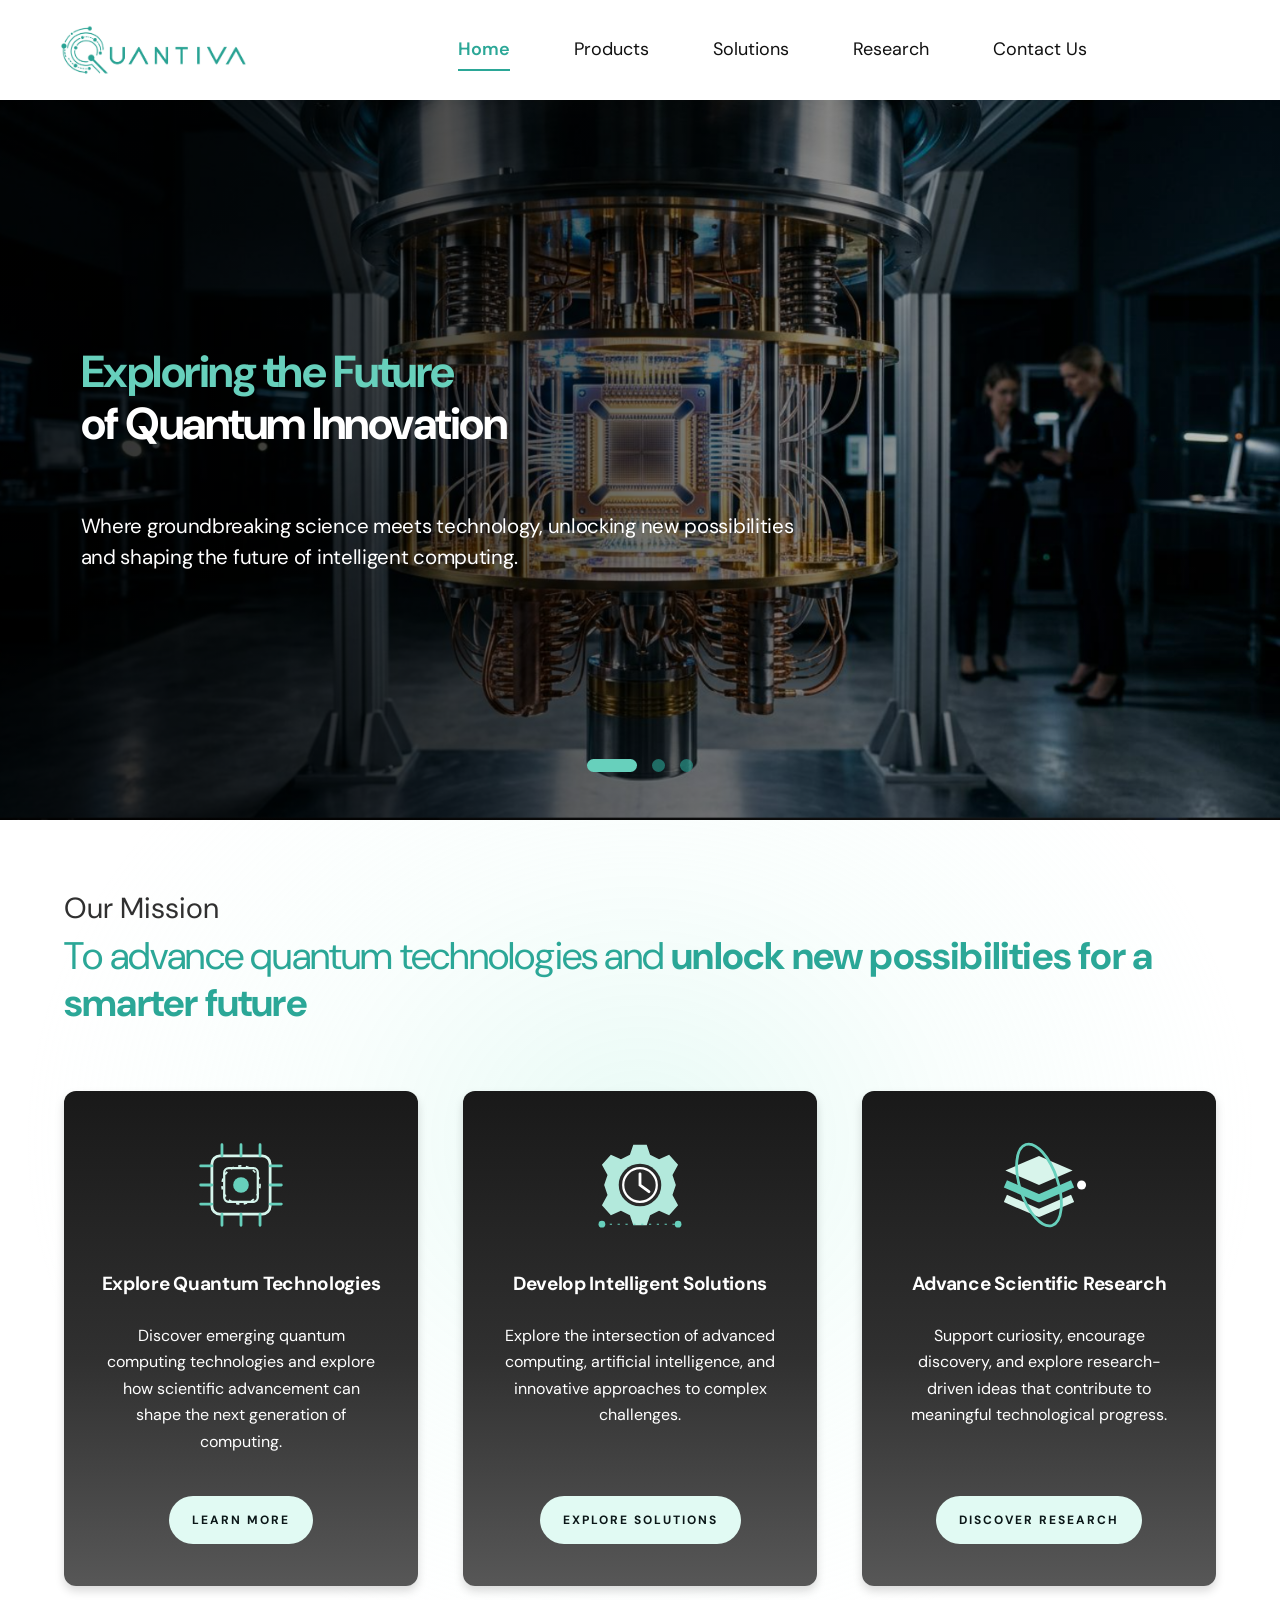
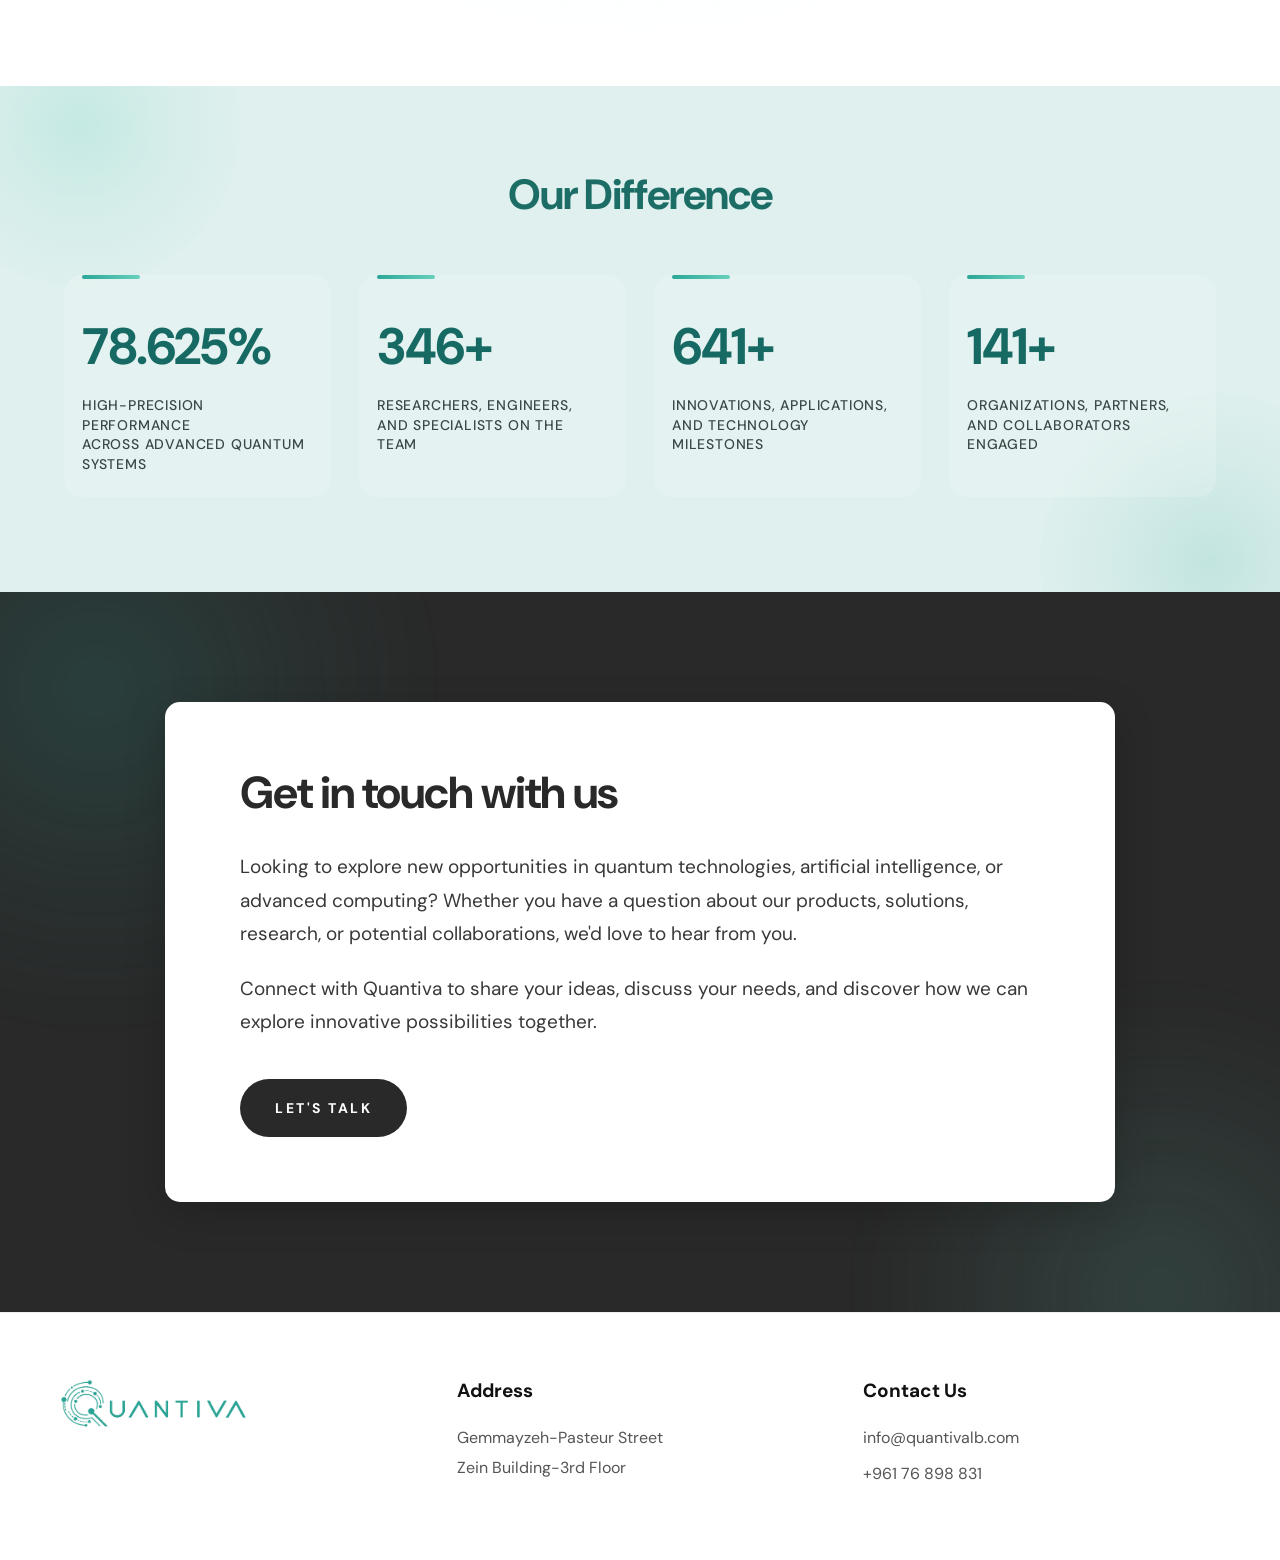
<file: index.html>
<!DOCTYPE html>
<html lang="en">

<head>
    <meta charset="UTF-8">
    <meta name="viewport" content="width=device-width, initial-scale=1.0">

    <title>Quantiva | Home</title>

    <meta name="description" content="Quantiva - Discover our products, solutions, and research.">

    <!-- FAVICON -->
    <link rel="icon" type="image/png" href="assets/img/quantiva-logo.jpeg">

    <!-- GOOGLE FONTS -->
    <link rel="preconnect" href="https://fonts.googleapis.com">
    <link rel="preconnect" href="https://fonts.gstatic.com" crossorigin>

    <link href="https://fonts.googleapis.com/css2?family=DM+Sans:wght@400;500;600;700&display=swap" rel="stylesheet">

    <!-- MAIN CSS -->
    <link rel="stylesheet" href="assets/css/style.css">

</head>

<body>

    <!-- =====================================
       DESKTOP / MOBILE HEADER
  ====================================== -->

    <header class="site-header">

        <div class="header-container">

            <!-- LOGO -->
            <a href="index.html" class="header-logo" aria-label="Quantiva Homepage">

                <img src="assets/img/quantiva-logo.jpeg" alt="Quantiva Logo">

            </a>

            <!-- DESKTOP NAVIGATION -->
            <nav class="desktop-nav" aria-label="Main navigation">

                <a href="index.html" class="active" aria-current="page">
                    Home
                </a>

                <a href="products.html">
                    Products
                </a>

                <a href="solutions.html">
                    Solutions
                </a>

                <a href="research.html">
                    Research
                </a>

                <a href="contact-us.html">
                    Contact Us
                </a>

            </nav>

            <!-- MOBILE HAMBURGER -->
            <button class="menu-toggle" type="button" aria-label="Open navigation menu" aria-expanded="false"
                aria-controls="mobile-menu">

                <span></span>
                <span></span>
                <span></span>

            </button>

        </div>

    </header>


    <!-- =====================================
       MOBILE MENU OVERLAY
  ====================================== -->

    <div class="menu-overlay"></div>


    <!-- =====================================
       MOBILE SIDEBAR
  ====================================== -->

    <aside class="mobile-menu" id="mobile-menu" aria-label="Mobile navigation" aria-hidden="true" inert>

        <!-- MOBILE MENU HEADER -->
        <div class="mobile-menu-header">

            <a href="index.html" class="mobile-logo" aria-label="Quantiva Homepage">

                <img src="assets/img/quantiva-logo.jpeg" alt="Quantiva Logo">

            </a>

            <button class="menu-close" type="button" aria-label="Close navigation menu">

                &times;

            </button>

        </div>


        <!-- MOBILE NAVIGATION -->
        <nav class="mobile-nav" aria-label="Mobile menu links">

            <a href="index.html" class="active" aria-current="page">
                Home
            </a>

            <a href="products.html">
                Products
            </a>

            <a href="solutions.html">
                Solutions
            </a>

            <a href="research.html">
                Research
            </a>

            <a href="contact-us.html">
                Contact Us
            </a>

        </nav>

    </aside>


    <!-- =====================================
       HOME PAGE CONTENT
  ====================================== -->

    <main>



        <!-- =========================================
     QUANTIVA HOME HERO SLIDER
========================================= -->

        <section class="quantiva-hero" aria-label="Quantiva introduction">

            <!-- SLIDE 1 -->
            <div class="hero-slide active">

                <div class="hero-overlay"></div>

                <div class="hero-content">

                    <h1>
                        <span>Exploring the Future</span>
                        <span class="hero-title-white">
                            of Quantum Innovation
                        </span>
                    </h1>

                    <p>
                        Where groundbreaking science meets technology,
                        unlocking new possibilities and shaping the future
                        of intelligent computing.
                    </p>

                </div>

            </div>


            <!-- SLIDE 2 -->
            <div class="hero-slide">

                <div class="hero-overlay"></div>

                <div class="hero-content">

                    <h2>
                        <span>Where Quantum and AI</span>
                        <span class="hero-title-white">
                            Work Together
                        </span>
                    </h2>

                    <p>
                        Connecting the power of quantum technologies
                        and artificial intelligence to inspire innovation
                        and solve tomorrow's challenges.
                    </p>

                </div>

            </div>


            <!-- SLIDE 3 -->
            <div class="hero-slide">

                <div class="hero-overlay"></div>

                <div class="hero-content">

                    <h2>
                        <span>Transforming Ideas</span>
                        <span class="hero-title-white">
                            Into Possibilities
                        </span>
                    </h2>

                    <p>
                        Advancing research, encouraging discovery,
                        and exploring new horizons through the
                        convergence of science and technology.
                    </p>

                </div>

            </div>


            <!-- SLIDER INDICATORS -->
            <div class="hero-indicators" aria-hidden="true">

                <span class="hero-indicator active"></span>
                <span class="hero-indicator"></span>
                <span class="hero-indicator"></span>

            </div>

        </section>





        <!-- =========================================
     QUANTIVA - OUR MISSION SECTION
========================================= -->

        <section class="quantiva-mission" id="our-mission">

            <div class="mission-container">

                <!-- MISSION HEADING -->
                <div class="mission-heading">

                    <p class="mission-label">Our Mission</p>

                    <h2>
                        To advance quantum technologies and
                        <strong>unlock new possibilities for a smarter future</strong>
                    </h2>

                </div>

                <!-- MISSION CARDS -->
                <div class="mission-cards">

                    <!-- CARD 1 -->
                    <article class="mission-card">

                        <div class="mission-card-icon">
                            <svg viewBox="0 0 100 100" fill="none" xmlns="http://www.w3.org/2000/svg"
                                aria-hidden="true">
                                <rect x="24" y="24" width="52" height="52" rx="7" stroke="currentColor"
                                    stroke-width="2.5" />
                                <rect x="35" y="35" width="30" height="30" rx="4" stroke="currentColor"
                                    stroke-width="2" />
                                <circle cx="50" cy="50" r="7" fill="#67d0bc" />
                                <path d="M33 14V24 M50 14V24 M67 14V24
                                 M33 76V86 M50 76V86 M67 76V86
                                 M14 33H24 M14 50H24 M14 67H24
                                 M76 33H86 M76 50H86 M76 67H86" stroke="#67d0bc" stroke-width="2.5"
                                    stroke-linecap="round" />
                                <circle cx="50" cy="50" r="17" stroke="currentColor" stroke-width="1.5"
                                    stroke-dasharray="3 4" />
                            </svg>
                        </div>

                        <h3>Explore Quantum Technologies</h3>

                        <p>
                            Discover emerging quantum computing technologies
                            and explore how scientific advancement can
                            shape the next generation of computing.
                        </p>

                        <a href="products.html" class="mission-card-btn">
                            LEARN MORE
                        </a>

                    </article>

                    <!-- CARD 2 -->
                    <article class="mission-card">

                        <div class="mission-card-icon">
                            <svg viewBox="0 0 100 100" fill="none" xmlns="http://www.w3.org/2000/svg"
                                aria-hidden="true">
                                <path d="M44 14H56L59 23L67 27L76 23
                                 L84 32L79 41L82 50L79 59
                                 L84 68L76 77L67 73L59 77
                                 L56 86H44L41 77L33 73
                                 L24 77L16 68L21 59L18 50
                                 L21 41L16 32L24 23L33 27
                                 L41 23L44 14Z" fill="#b3e9dc" />
                                <circle cx="50" cy="50" r="19" fill="#292929" />
                                <circle cx="50" cy="50" r="15" stroke="#ffffff" stroke-width="2" />
                                <path d="M50 40V50L58 56" stroke="#ffffff" stroke-width="2.5" stroke-linecap="round" />
                                <circle cx="16" cy="85" r="3" fill="#67d0bc" />
                                <circle cx="84" cy="85" r="3" fill="#67d0bc" />
                                <path d="M16 85H84" stroke="#67d0bc" stroke-dasharray="2 5" />
                            </svg>
                        </div>

                        <h3>Develop Intelligent Solutions</h3>

                        <p>
                            Explore the intersection of advanced computing,
                            artificial intelligence, and innovative
                            approaches to complex challenges.
                        </p>

                        <a href="solutions.html" class="mission-card-btn">
                            EXPLORE SOLUTIONS
                        </a>

                    </article>

                    <!-- CARD 3 -->
                    <article class="mission-card">

                        <div class="mission-card-icon">
                            <svg viewBox="0 0 100 100" fill="none" xmlns="http://www.w3.org/2000/svg"
                                aria-hidden="true">
                                <path d="M20 37L50 24L80 37L50 50L20 37Z" fill="#d8f4eb" />
                                <path d="M20 49L50 62L80 49" stroke="#67d0bc" stroke-width="7"
                                    stroke-linejoin="round" />
                                <path d="M20 62L50 75L80 62" stroke="#d8f4eb" stroke-width="7"
                                    stroke-linejoin="round" />
                                <ellipse cx="50" cy="50" rx="38" ry="17" transform="rotate(72 50 50)" stroke="#67d0bc"
                                    stroke-width="2.5" />
                                <circle cx="88" cy="50" r="4" fill="#ffffff" />
                            </svg>
                        </div>

                        <h3>Advance Scientific Research</h3>

                        <p>
                            Support curiosity, encourage discovery,
                            and explore research-driven ideas that
                            contribute to meaningful technological progress.
                        </p>

                        <a href="research.html" class="mission-card-btn">
                            DISCOVER RESEARCH
                        </a>

                    </article>

                </div>

            </div>

        </section>



        <!-- =========================================
     QUANTIVA - OUR DIFFERENCE SECTION
========================================= -->

        <section class="quantiva-difference" id="our-difference">

            <div class="difference-container">

                <div class="difference-heading">
                    <h2>Our Difference</h2>
                </div>

                <div class="difference-stats">

                    <!-- ITEM 1 -->
                    <div class="difference-item reveal-up">
                        <h3 class="counter" data-target="99.921" data-suffix="%">0</h3>
                        <p>
                            HIGH-PRECISION PERFORMANCE<br>
                            ACROSS ADVANCED QUANTUM SYSTEMS
                        </p>
                    </div>

                    <!-- ITEM 2 -->
                    <div class="difference-item reveal-up">
                        <h3 class="counter" data-target="440" data-suffix="+">0</h3>
                        <p>
                            RESEARCHERS, ENGINEERS,<br>
                            AND SPECIALISTS ON THE TEAM
                        </p>
                    </div>

                    <!-- ITEM 3 -->
                    <div class="difference-item reveal-up">
                        <h3 class="counter" data-target="815" data-suffix="+">0</h3>
                        <p>
                            INNOVATIONS, APPLICATIONS,<br>
                            AND TECHNOLOGY MILESTONES
                        </p>
                    </div>

                    <!-- ITEM 4 -->
                    <div class="difference-item reveal-up">
                        <h3 class="counter" data-target="180" data-suffix="+">0</h3>
                        <p>
                            ORGANIZATIONS, PARTNERS,<br>
                            AND COLLABORATORS ENGAGED
                        </p>
                    </div>

                </div>

            </div>

        </section>



        <!-- =========================================
     QUANTIVA - CONTACT SECTION
========================================= -->

        <section class="quantiva-connect" id="connect-with-us">

            <div class="connect-container">

                <div class="connect-card">

                    <h2>Get in touch with us</h2>

                    <p>
                        Looking to explore new opportunities in quantum
                        technologies, artificial intelligence, or advanced
                        computing? Whether you have a question about our
                        products, solutions, research, or potential
                        collaborations, we'd love to hear from you.
                    </p>

                    <p>
                        Connect with Quantiva to share your ideas,
                        discuss your needs, and discover how we can
                        explore innovative possibilities together.
                    </p>

                    <a href="contact-us.html" class="connect-btn">
                        LET'S TALK
                    </a>

                </div>

            </div>

        </section>



    </main>


    <!-- =====================================
     QUANTIVA FOOTER
====================================== -->

    <footer class="site-footer">

        <div class="footer-container">

            <!-- LEFT: LOGO -->
            <div class="footer-logo">
                <a href="index.html" aria-label="Quantiva Home">
                    <img src="assets/img/quantiva-logo.jpeg" alt="Quantiva Logo">
                </a>
            </div>

            <!-- CENTER: ADDRESS -->
            <div class="footer-address">
                <h3>Address</h3>
                <p>
                    Gemmayzeh-Pasteur Street<br>
                    Zein Building-3rd Floor
                </p>
            </div>

            <!-- RIGHT: CONTACT -->
            <div class="footer-contact">
                <h3>Contact Us</h3>

                <a href="mailto:info@quantivalb.com">
                    info@quantivalb.com
                </a>

                <a href="tel:+96176898831">
                    +961 76 898 831
                </a>
            </div>

        </div>

    </footer>



    <!-- MAIN JAVASCRIPT -->
    <script src="assets/js/app.js"></script>

</body>

</html>
</file>
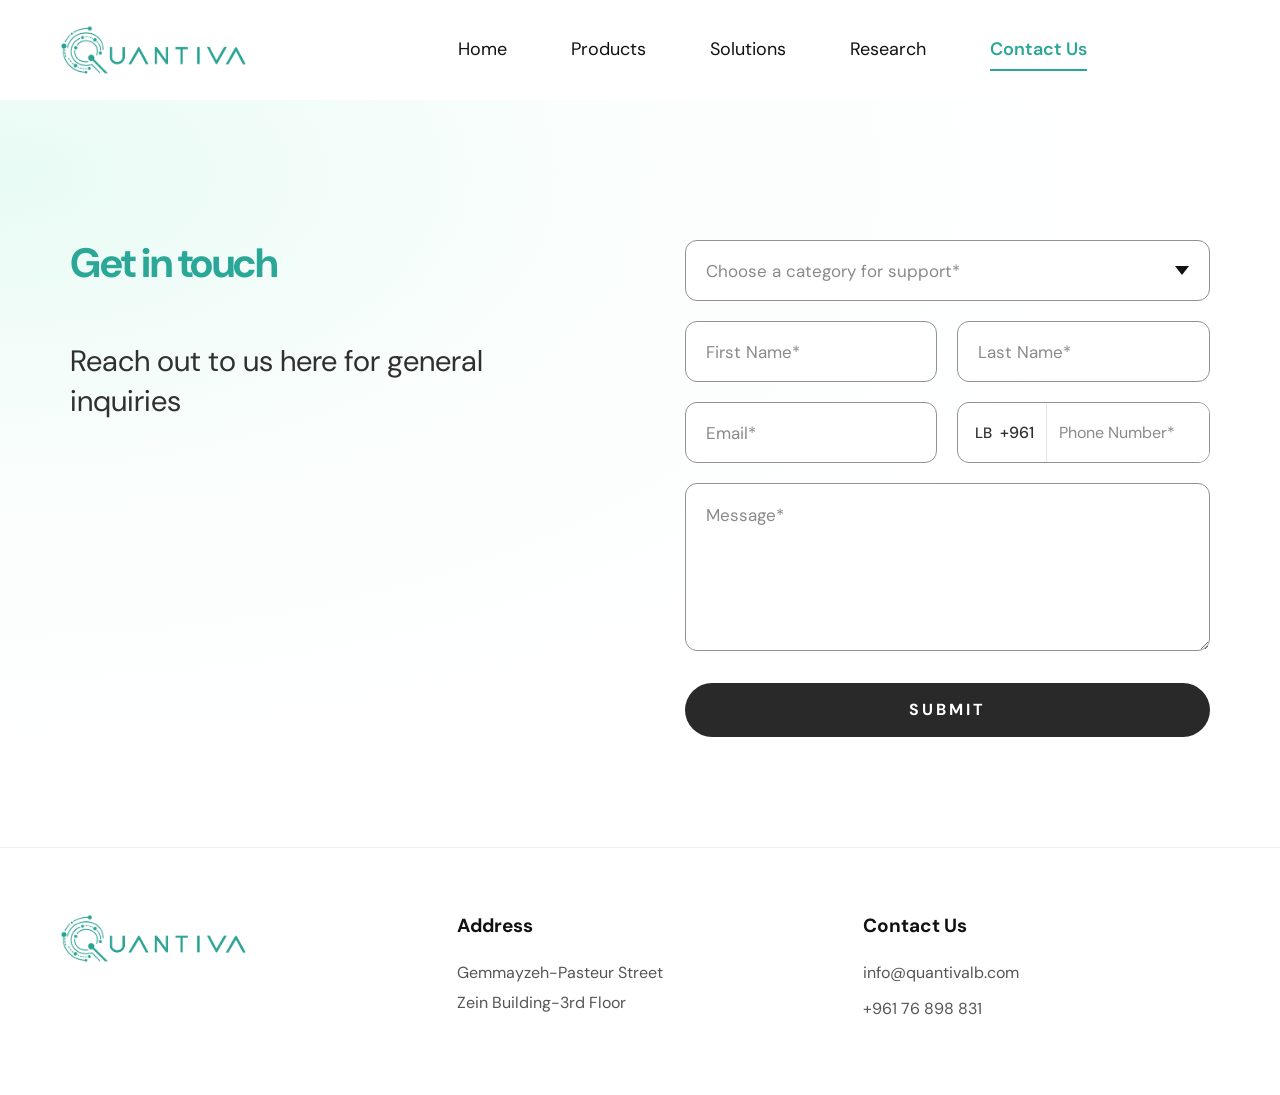
<file: contact-us.html>
<!DOCTYPE html>
<html lang="en">

<head>
    <meta charset="UTF-8">
    <meta name="viewport" content="width=device-width, initial-scale=1.0">

    <title>Contact Us | Quantiva</title>
    <meta name="description" content="Contact Quantiva in Lebanon for inquiries and information.">

    <link rel="icon" type="image/jpeg" href="assets/img/quantiva-logo.jpeg">

    <link rel="preconnect" href="https://fonts.googleapis.com">
    <link rel="preconnect" href="https://fonts.gstatic.com" crossorigin>
    <link href="https://fonts.googleapis.com/css2?family=DM+Sans:wght@400;500;600;700&display=swap" rel="stylesheet">

    <link rel="stylesheet" href="assets/css/style.css">
</head>

<body>

    <!-- HEADER -->
    <header class="site-header">
        <div class="header-container">

            <a href="index.html" class="header-logo" aria-label="Quantiva Home">
                <img src="assets/img/quantiva-logo.jpeg" alt="Quantiva Logo">
            </a>

            <nav class="desktop-nav" aria-label="Main navigation">
                <a href="index.html">Home</a>
                <a href="products.html">Products</a>
                <a href="solutions.html">Solutions</a>
                <a href="research.html">Research</a>
                <a href="contact-us.html" class="active" aria-current="page">Contact Us</a>
            </nav>

            <button class="menu-toggle" type="button" aria-label="Open navigation menu" aria-expanded="false"
                aria-controls="mobile-menu">
                <span></span>
                <span></span>
                <span></span>
            </button>

        </div>
    </header>

    <!-- MOBILE OVERLAY -->
    <div class="menu-overlay"></div>

    <!-- MOBILE SIDEBAR -->
    <aside class="mobile-menu" id="mobile-menu" aria-label="Mobile navigation" aria-hidden="true" inert>

        <div class="mobile-menu-header">
            <a href="index.html" class="mobile-logo" aria-label="Quantiva Home">
                <img src="assets/img/quantiva-logo.jpeg" alt="Quantiva Logo">
            </a>

            <button class="menu-close" type="button" aria-label="Close navigation menu">&times;</button>
        </div>

        <nav class="mobile-nav" aria-label="Mobile menu links">
            <a href="index.html">Home</a>
            <a href="products.html">Products</a>
            <a href="solutions.html">Solutions</a>
            <a href="research.html">Research</a>
            <a href="contact-us.html" class="active" aria-current="page">Contact Us</a>
        </nav>

    </aside>


    <!-- =========================================
     CONTACT US PAGE
========================================= -->

    <main>

        <section class="contact-section" id="contact">

            <div class="contact-container">

                <!-- LEFT SIDE -->
                <div class="contact-intro">

                    <h1>Get in touch</h1>

                    <p>
                        Reach out to us here for general
                        inquiries
                    </p>

                </div>

                <!-- RIGHT SIDE: FORM -->
                <div class="contact-form-wrapper">

                    <form id="quantivaContactForm" class="contact-form">

                        <!-- SUPPORT CATEGORY -->
                        <div class="contact-field full-width">
                            <select name="category" id="contactCategory" aria-label="Choose a category for support"
                                required>

                                <option value="" selected disabled>
                                    Choose a category for support*
                                </option>

                                <option value="General">General</option>
                                <option value="Sales">Sales</option>
                                <option value="Product">Product</option>
                                <option value="Media">Media</option>
                                <option value="Careers">Careers</option>

                            </select>
                        </div>

                        <!-- FIRST NAME -->
                        <div class="contact-field">
                            <input type="text" name="firstName" placeholder="First Name*" autocomplete="given-name"
                                maxlength="100" required>
                        </div>

                        <!-- LAST NAME -->
                        <div class="contact-field">
                            <input type="text" name="lastName" placeholder="Last Name*" autocomplete="family-name"
                                maxlength="100" required>
                        </div>

                        <!-- EMAIL -->
                        <div class="contact-field">
                            <input type="email" name="email" placeholder="Email*" autocomplete="email" maxlength="254"
                                required>
                        </div>

                        <!-- LEBANON PHONE NUMBER -->
                        <div class="contact-field phone-field">

                            <div class="phone-code">
                                <span>LB</span>
                                <span class="phone-prefix">+961</span>
                            </div>

                            <input type="tel" id="contactPhone" name="phone" placeholder="Phone Number*" inputmode="tel"
                                autocomplete="tel-national" pattern="0?[0-9]{7,8}"
                                title="Enter a valid Lebanese phone number, such as 76898831 or 01723456" maxlength="9"
                                required>

                        </div>

                        <!-- MESSAGE -->
                        <div class="contact-field full-width">
                            <textarea name="message" placeholder="Message*" rows="5" maxlength="5000"
                                required></textarea>
                        </div>

                        <!-- SUBMIT BUTTON -->
                        <div class="contact-submit full-width">

                            <button type="submit" class="contact-submit-btn">
                                SUBMIT
                            </button>

                        </div>

                        <!-- SUCCESS MESSAGE -->
                        <div id="contactSuccessMessage" class="contact-success-message full-width" role="status"
                            aria-live="polite" hidden>

                            Thank you! Your message has been submitted successfully.

                        </div>

                    </form>

                </div>

            </div>

        </section>

    </main>

    <!-- FOOTER -->
    <footer class="site-footer">
        <div class="footer-container">

            <div class="footer-logo">
                <a href="index.html" aria-label="Quantiva Home">
                    <img src="assets/img/quantiva-logo.jpeg" alt="Quantiva Logo">
                </a>
            </div>

            <div class="footer-address">
                <h3>Address</h3>
                <p>Gemmayzeh-Pasteur Street<br>Zein Building-3rd Floor</p>
            </div>

            <div class="footer-contact">
                <h3>Contact Us</h3>
                <a href="mailto:info@quantivalb.com">info@quantivalb.com</a>
                <a href="tel:+96176898831">+961 76 898 831</a>
            </div>

        </div>
    </footer>

    <script src="assets/js/app.js"></script>
</body>

</html>
</file>
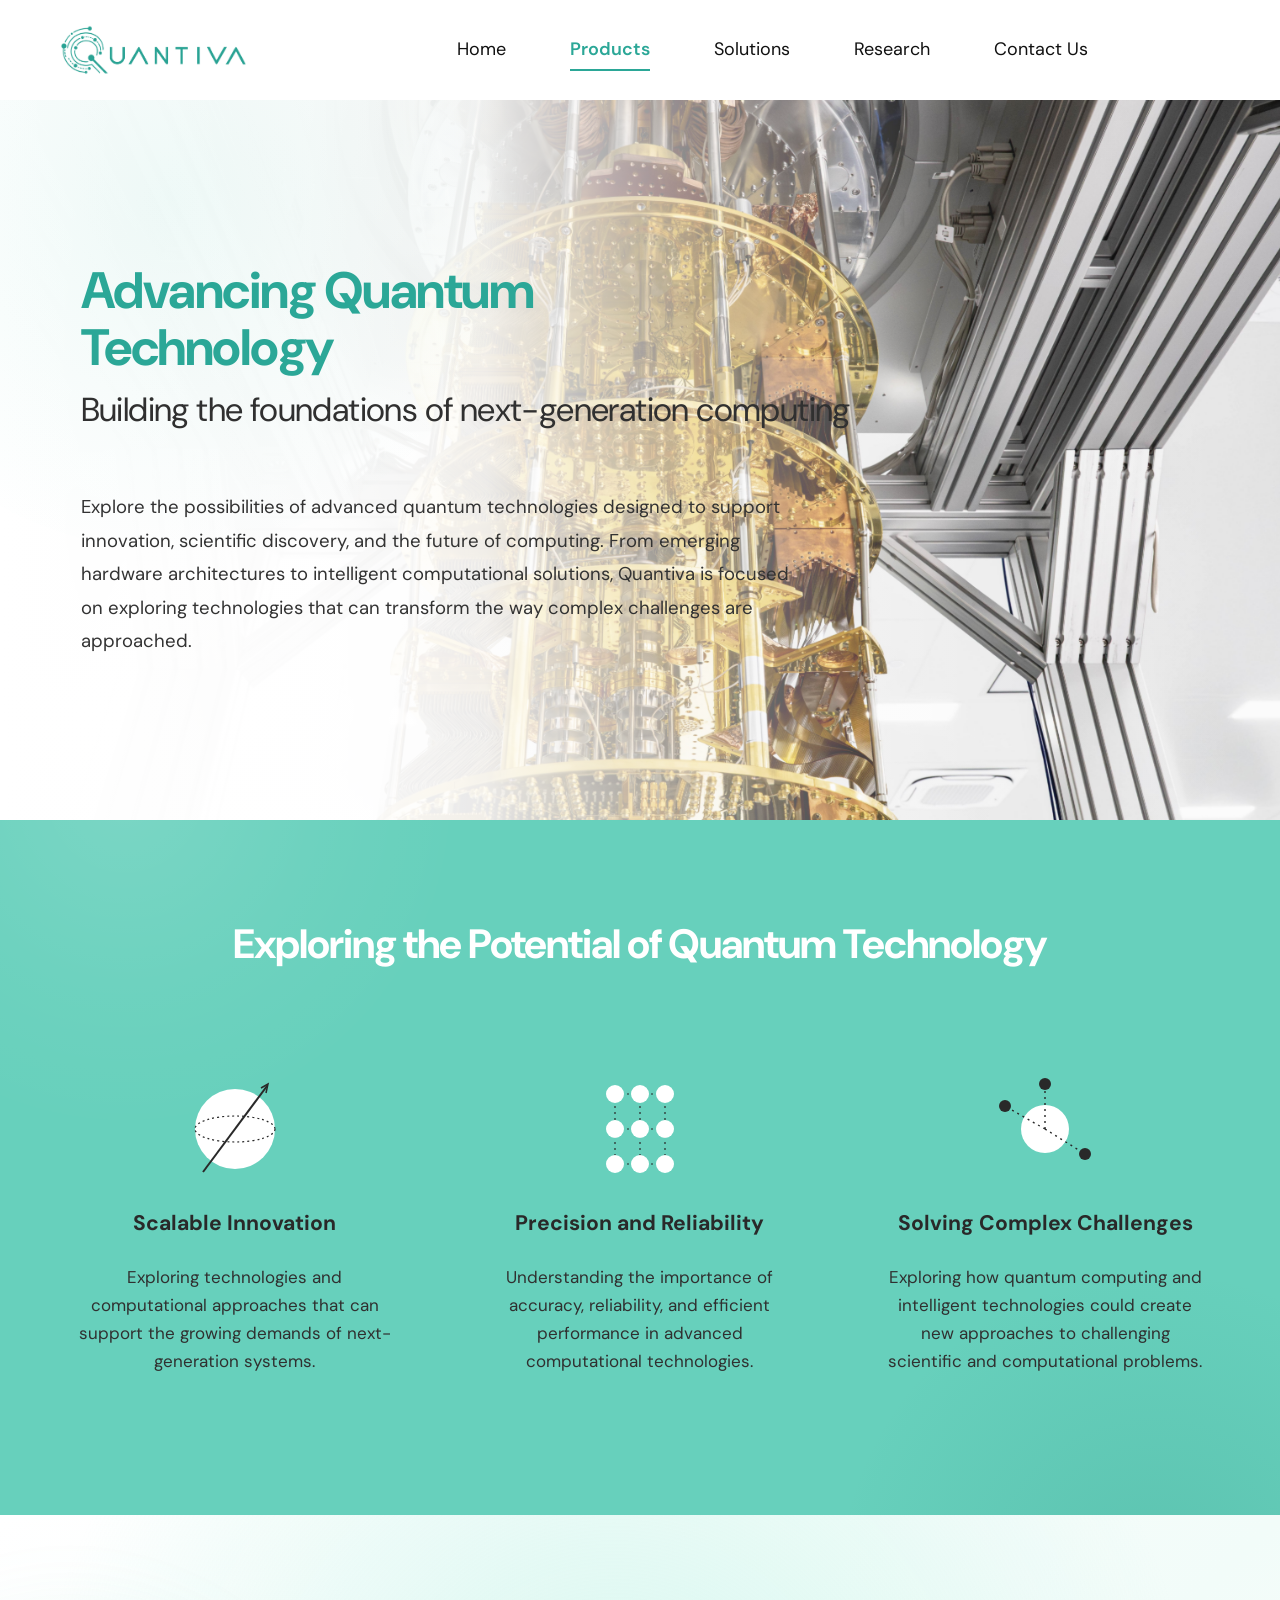
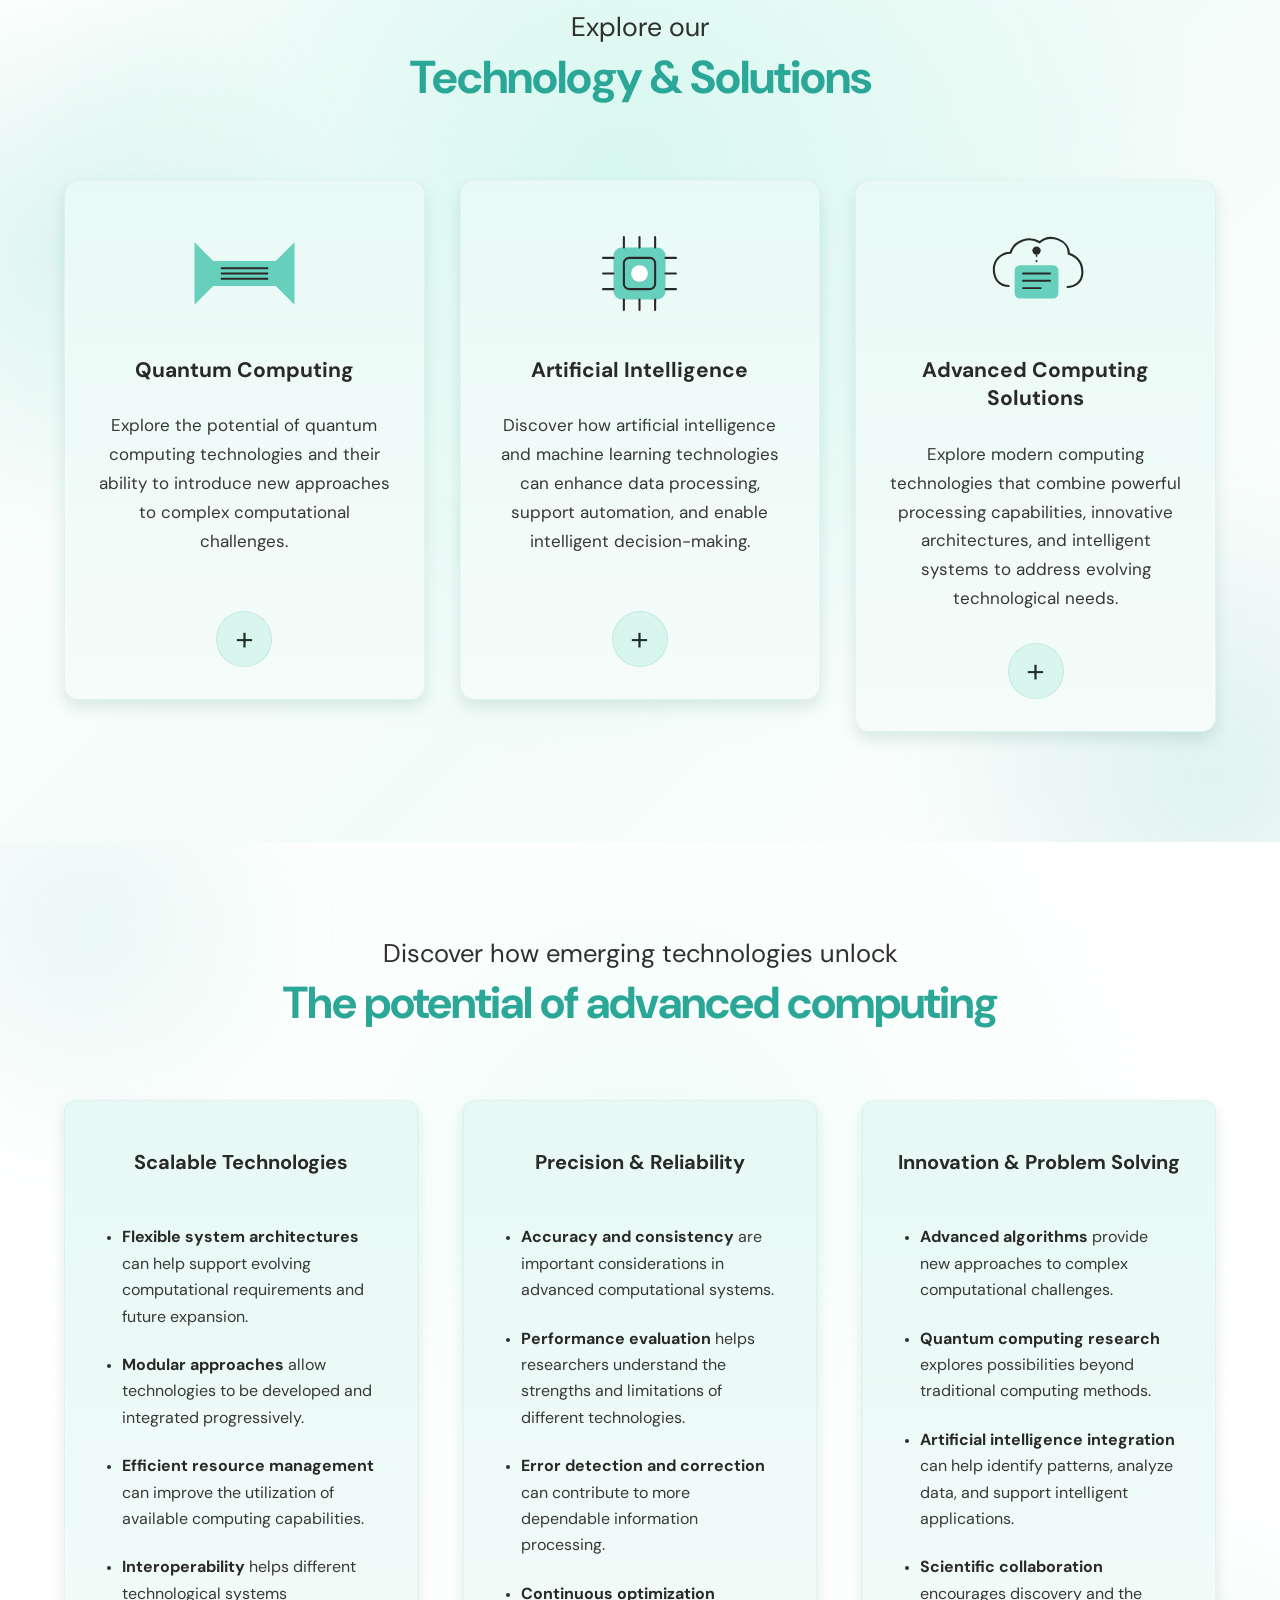
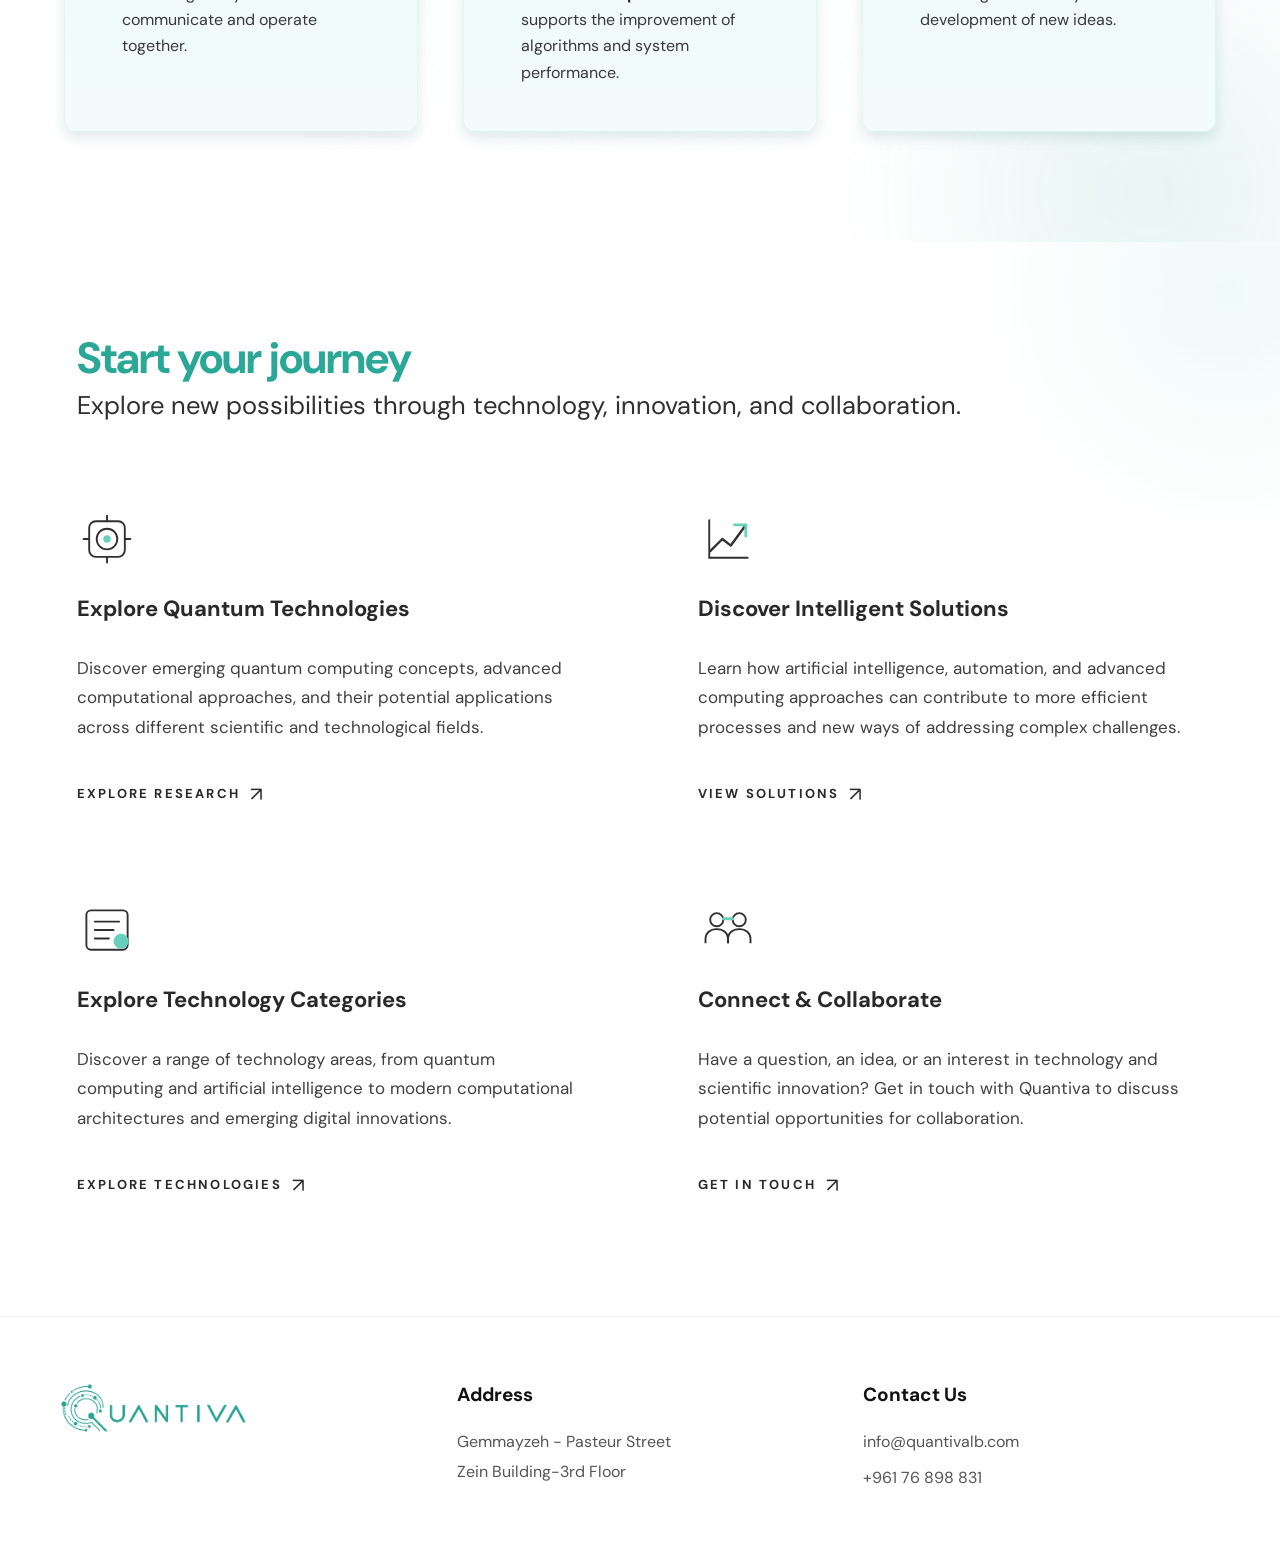
<file: products.html>
<!DOCTYPE html>
<html lang="en">

<head>
    <meta charset="UTF-8">
    <meta name="viewport" content="width=device-width, initial-scale=1.0">

    <title>Products | Quantiva</title>
    <meta name="description" content="Explore Quantiva products.">

    <link rel="icon" type="image/jpeg" href="assets/img/quantiva-logo.jpeg">

    <link rel="preconnect" href="https://fonts.googleapis.com">
    <link rel="preconnect" href="https://fonts.gstatic.com" crossorigin>
    <link href="https://fonts.googleapis.com/css2?family=DM+Sans:wght@400;500;600;700&display=swap" rel="stylesheet">

    <link rel="stylesheet" href="assets/css/style.css">
</head>

<body>

    <!-- HEADER -->
    <header class="site-header">
        <div class="header-container">

            <a href="index.html" class="header-logo" aria-label="Quantiva Home">
                <img src="assets/img/quantiva-logo.jpeg" alt="Quantiva Logo">
            </a>

            <nav class="desktop-nav" aria-label="Main navigation">
                <a href="index.html">Home</a>
                <a href="products.html" class="active" aria-current="page">Products</a>
                <a href="solutions.html">Solutions</a>
                <a href="research.html">Research</a>
                <a href="contact-us.html">Contact Us</a>
            </nav>

            <button class="menu-toggle" type="button" aria-label="Open navigation menu" aria-expanded="false"
                aria-controls="mobile-menu">
                <span></span>
                <span></span>
                <span></span>
            </button>

        </div>
    </header>

    <!-- MOBILE OVERLAY -->
    <div class="menu-overlay"></div>

    <!-- MOBILE SIDEBAR -->
    <aside class="mobile-menu" id="mobile-menu" aria-label="Mobile navigation" aria-hidden="true" inert>

        <div class="mobile-menu-header">
            <a href="index.html" class="mobile-logo" aria-label="Quantiva Home">
                <img src="assets/img/quantiva-logo.jpeg" alt="Quantiva Logo">
            </a>

            <button class="menu-close" type="button" aria-label="Close navigation menu">&times;</button>
        </div>

        <nav class="mobile-nav" aria-label="Mobile menu links">
            <a href="index.html">Home</a>
            <a href="products.html" class="active" aria-current="page">Products</a>
            <a href="solutions.html">Solutions</a>
            <a href="research.html">Research</a>
            <a href="contact-us.html">Contact Us</a>
        </nav>

    </aside>




    <!-- =========================================
     QUANTIVA - PRODUCTS PAGE
========================================= -->

    <main>

        <!-- PRODUCTS HERO SECTION -->
        <section class="products-hero">

            <div class="products-hero-container">

                <!-- LEFT SIDE CONTENT -->
                <div class="products-hero-content">

                    <h1>
                        Advancing Quantum
                        <span>Technology</span>
                    </h1>

                    <h2>
                        Building the foundations of
                        next-generation computing
                    </h2>

                    <p>
                        Explore the possibilities of advanced quantum
                        technologies designed to support innovation,
                        scientific discovery, and the future of computing.
                        From emerging hardware architectures to intelligent
                        computational solutions, Quantiva is focused on
                        exploring technologies that can transform the way
                        complex challenges are approached.
                    </p>

                </div>

            </div>

        </section>


        <!-- =========================================
     QUANTIVA - TECHNOLOGY ADVANTAGES
========================================= -->

        <section class="quantiva-advantages" id="technology-advantages">

            <div class="advantages-container">

                <!-- SECTION HEADING -->
                <div class="advantages-heading">
                    <h2>Exploring the Potential of Quantum Technology</h2>
                </div>

                <!-- THREE ADVANTAGES -->
                <div class="advantages-grid">

                    <!-- ADVANTAGE 1 -->
                    <article class="advantage-item">

                        <div class="advantage-icon" aria-hidden="true">
                            <svg viewBox="0 0 120 120" fill="none" xmlns="http://www.w3.org/2000/svg">

                                <circle cx="60" cy="60" r="40" fill="#ffffff" />

                                <ellipse cx="60" cy="60" rx="40" ry="13" stroke="#292929" stroke-width="1.2"
                                    stroke-dasharray="2 3" />

                                <path d="M28 103L92 17" stroke="#292929" stroke-width="2" />

                                <path d="M86 19L93 15L91 24" stroke="#292929" stroke-width="1.5" />

                            </svg>
                        </div>

                        <h3>Scalable Innovation</h3>

                        <p>
                            Exploring technologies and computational
                            approaches that can support the growing
                            demands of next-generation systems.
                        </p>

                    </article>

                    <!-- ADVANTAGE 2 -->
                    <article class="advantage-item">

                        <div class="advantage-icon" aria-hidden="true">
                            <svg viewBox="0 0 120 120" fill="none" xmlns="http://www.w3.org/2000/svg">

                                <g stroke="#292929" stroke-width="1.2" stroke-dasharray="2 4">

                                    <path d="M35 25V95" />
                                    <path d="M60 25V95" />
                                    <path d="M85 25V95" />

                                    <path d="M35 25H85" />
                                    <path d="M35 60H85" />
                                    <path d="M35 95H85" />

                                </g>

                                <g fill="#ffffff">
                                    <circle cx="35" cy="25" r="9" />
                                    <circle cx="60" cy="25" r="9" />
                                    <circle cx="85" cy="25" r="9" />

                                    <circle cx="35" cy="60" r="9" />
                                    <circle cx="60" cy="60" r="9" />
                                    <circle cx="85" cy="60" r="9" />

                                    <circle cx="35" cy="95" r="9" />
                                    <circle cx="60" cy="95" r="9" />
                                    <circle cx="85" cy="95" r="9" />
                                </g>

                            </svg>
                        </div>

                        <h3>Precision and Reliability</h3>

                        <p>
                            Understanding the importance of accuracy,
                            reliability, and efficient performance
                            in advanced computational technologies.
                        </p>

                    </article>

                    <!-- ADVANTAGE 3 -->
                    <article class="advantage-item">

                        <div class="advantage-icon" aria-hidden="true">
                            <svg viewBox="0 0 120 120" fill="none" xmlns="http://www.w3.org/2000/svg">

                                <circle cx="60" cy="60" r="24" fill="#ffffff" />

                                <g stroke="#292929" stroke-width="1.4" stroke-dasharray="2 4">

                                    <path d="M60 60L60 15" />
                                    <path d="M60 60L20 37" />
                                    <path d="M60 60L100 85" />

                                </g>

                                <g fill="#292929">
                                    <circle cx="60" cy="15" r="6" />
                                    <circle cx="20" cy="37" r="6" />
                                    <circle cx="100" cy="85" r="6" />
                                </g>

                            </svg>
                        </div>

                        <h3>Solving Complex Challenges</h3>

                        <p>
                            Exploring how quantum computing and
                            intelligent technologies could create
                            new approaches to challenging scientific
                            and computational problems.
                        </p>

                    </article>

                </div>

            </div>

        </section>


        <!-- =========================================
     QUANTIVA - TECHNOLOGY & PRODUCTS
========================================= -->

        <section class="quantiva-systems" id="quantum-systems">

            <div class="systems-container">

                <!-- SECTION HEADING -->
                <div class="systems-heading">

                    <p>Explore our</p>

                    <h2>Technology & Solutions</h2>

                </div>

                <!-- THREE TECHNOLOGY CARDS -->
                <div class="systems-grid">

                    <!-- =====================================
                 CARD 1 - QUANTUM COMPUTING
            ====================================== -->

                    <article class="system-card">

                        <div class="system-icon" aria-hidden="true">

                            <svg viewBox="0 0 120 100" fill="none" xmlns="http://www.w3.org/2000/svg">

                                <path d="M12 20L30 38H90L108 20V80L90 62H30L12 80V20Z" fill="#67d0bc" />

                                <path d="M38 45H82
                               M38 50H82
                               M38 55H82" stroke="#292929" stroke-width="1.8" stroke-linecap="round" />

                            </svg>

                        </div>

                        <h3>Quantum Computing</h3>

                        <p class="system-description">
                            Explore the potential of quantum computing
                            technologies and their ability to introduce
                            new approaches to complex computational
                            challenges.
                        </p>

                        <!-- EXPANDABLE INFORMATION -->
                        <div class="system-expand" id="system-quantum-details">

                            <div class="system-expand-inner">

                                <p>
                                    Quantum computing introduces a new
                                    approach to processing information
                                    by applying the principles of
                                    quantum mechanics.
                                </p>

                                <p>
                                    Important areas of quantum computing
                                    technology include:
                                </p>

                                <ul>
                                    <li>Quantum computing architectures</li>
                                    <li>Quantum algorithms</li>
                                    <li>Quantum information processing</li>
                                    <li>Quantum error correction</li>
                                    <li>Advanced computational research</li>
                                </ul>

                            </div>

                        </div>

                        <!-- PLUS BUTTON -->
                        <button class="system-plus-btn" type="button" aria-expanded="false"
                            aria-controls="system-quantum-details" aria-label="Show more about Quantum Computing">

                            <span aria-hidden="true">+</span>

                        </button>

                    </article>


                    <!-- =====================================
                 CARD 2 - AI & INTELLIGENT SYSTEMS
            ====================================== -->

                    <article class="system-card">

                        <div class="system-icon" aria-hidden="true">

                            <svg viewBox="0 0 120 100" fill="none" xmlns="http://www.w3.org/2000/svg">

                                <!-- CENTRAL PROCESSOR -->
                                <rect x="35" y="25" width="50" height="50" rx="8" fill="#67d0bc" />

                                <rect x="45" y="35" width="30" height="30" rx="5" stroke="#292929" stroke-width="2" />

                                <!-- PROCESSOR CONNECTIONS -->
                                <path d="M45 15V25
                               M60 15V25
                               M75 15V25
                               M45 75V85
                               M60 75V85
                               M75 75V85
                               M25 35H35
                               M25 50H35
                               M25 65H35
                               M85 35H95
                               M85 50H95
                               M85 65H95" stroke="#292929" stroke-width="2" stroke-linecap="round" />

                                <circle cx="60" cy="50" r="8" fill="#ffffff" />

                            </svg>

                        </div>

                        <h3>Artificial Intelligence</h3>

                        <p class="system-description">
                            Discover how artificial intelligence
                            and machine learning technologies
                            can enhance data processing, support
                            automation, and enable intelligent
                            decision-making.
                        </p>

                        <!-- EXPANDABLE INFORMATION -->
                        <div class="system-expand" id="system-ai-details">

                            <div class="system-expand-inner">

                                <p>
                                    Artificial intelligence enables
                                    computer systems to analyze information,
                                    recognize patterns, and support
                                    complex decision-making processes.
                                </p>

                                <p>
                                    Key areas of artificial intelligence
                                    include:
                                </p>

                                <ul>
                                    <li>Machine learning</li>
                                    <li>Intelligent automation</li>
                                    <li>Data analysis and prediction</li>
                                    <li>Natural language processing</li>
                                    <li>AI-powered computational systems</li>
                                </ul>

                            </div>

                        </div>

                        <!-- PLUS BUTTON -->
                        <button class="system-plus-btn" type="button" aria-expanded="false"
                            aria-controls="system-ai-details" aria-label="Show more about Artificial Intelligence">

                            <span aria-hidden="true">+</span>

                        </button>

                    </article>


                    <!-- =====================================
                 CARD 3 - ADVANCED COMPUTING
            ====================================== -->

                    <article class="system-card">

                        <div class="system-icon" aria-hidden="true">

                            <svg viewBox="0 0 120 100" fill="none" xmlns="http://www.w3.org/2000/svg">

                                <!-- CLOUD -->
                                <path d="M35 62
                               C24 62 20 54 20 46
                               C20 37 27 30 36 30
                               C40 18 54 14 64 20
                               C74 11 92 18 92 31
                               C101 34 105 41 105 49
                               C105 58 98 63 90 63" stroke="#292929" stroke-width="2" />

                                <!-- COMPUTING CHIP -->
                                <rect x="40" y="42" width="42" height="32" rx="5" fill="#67d0bc" />

                                <path d="M48 50H74
                               M48 57H74
                               M48 64H65" stroke="#292929" stroke-width="1.8" stroke-linecap="round" />

                                <!-- CONNECTION -->
                                <circle cx="61" cy="28" r="4" fill="#292929" />

                                <path d="M61 32V42" stroke="#292929" stroke-width="1.5" stroke-dasharray="2 3" />

                            </svg>

                        </div>

                        <h3>Advanced Computing Solutions</h3>

                        <p class="system-description">
                            Explore modern computing technologies
                            that combine powerful processing
                            capabilities, innovative architectures,
                            and intelligent systems to address
                            evolving technological needs.
                        </p>

                        <!-- EXPANDABLE INFORMATION -->
                        <div class="system-expand" id="system-computing-details">

                            <div class="system-expand-inner">

                                <p>
                                    Advanced computing technologies
                                    provide the foundation for
                                    increasingly sophisticated
                                    digital systems and applications.
                                </p>

                                <p>
                                    Important areas include:
                                </p>

                                <ul>
                                    <li>High-performance computing</li>
                                    <li>Cloud computing technologies</li>
                                    <li>Computational optimization</li>
                                    <li>Scalable system architectures</li>
                                    <li>Integration of intelligent technologies</li>
                                </ul>

                            </div>

                        </div>

                        <!-- PLUS BUTTON -->
                        <button class="system-plus-btn" type="button" aria-expanded="false"
                            aria-controls="system-computing-details"
                            aria-label="Show more about Advanced Computing Solutions">

                            <span aria-hidden="true">+</span>

                        </button>

                    </article>

                </div>

            </div>

        </section>


        <!-- =========================================
     QUANTIVA - TECHNOLOGY CAPABILITIES
========================================= -->

        <section class="quantiva-capabilities" id="technology-capabilities">

            <div class="capabilities-container">

                <!-- SECTION HEADING -->
                <div class="capabilities-heading">

                    <p>Discover how emerging technologies unlock</p>

                    <h2>The potential of advanced computing</h2>

                </div>

                <!-- CAPABILITIES GRID -->
                <div class="capabilities-grid">

                    <!-- CARD 1 -->
                    <article class="capability-card">

                        <h3>Scalable Technologies</h3>

                        <ul>
                            <li>
                                <strong>Flexible system architectures</strong>
                                can help support evolving computational
                                requirements and future expansion.
                            </li>

                            <li>
                                <strong>Modular approaches</strong>
                                allow technologies to be developed
                                and integrated progressively.
                            </li>

                            <li>
                                <strong>Efficient resource management</strong>
                                can improve the utilization of
                                available computing capabilities.
                            </li>

                            <li>
                                <strong>Interoperability</strong>
                                helps different technological
                                systems communicate and
                                operate together.
                            </li>
                        </ul>

                    </article>

                    <!-- CARD 2 -->
                    <article class="capability-card">

                        <h3>Precision & Reliability</h3>

                        <ul>
                            <li>
                                <strong>Accuracy and consistency</strong>
                                are important considerations
                                in advanced computational systems.
                            </li>

                            <li>
                                <strong>Performance evaluation</strong>
                                helps researchers understand
                                the strengths and limitations
                                of different technologies.
                            </li>

                            <li>
                                <strong>Error detection and correction</strong>
                                can contribute to more dependable
                                information processing.
                            </li>

                            <li>
                                <strong>Continuous optimization</strong>
                                supports the improvement of
                                algorithms and system performance.
                            </li>
                        </ul>

                    </article>

                    <!-- CARD 3 -->
                    <article class="capability-card">

                        <h3>Innovation & Problem Solving</h3>

                        <ul>
                            <li>
                                <strong>Advanced algorithms</strong>
                                provide new approaches to
                                complex computational challenges.
                            </li>

                            <li>
                                <strong>Quantum computing research</strong>
                                explores possibilities beyond
                                traditional computing methods.
                            </li>

                            <li>
                                <strong>Artificial intelligence integration</strong>
                                can help identify patterns,
                                analyze data, and support
                                intelligent applications.
                            </li>

                            <li>
                                <strong>Scientific collaboration</strong>
                                encourages discovery and
                                the development of new ideas.
                            </li>
                        </ul>

                    </article>

                </div>

            </div>

        </section>


        <!-- =========================================
     QUANTIVA - START YOUR JOURNEY
========================================= -->

        <section class="quantiva-journey" id="start-your-journey">

            <div class="journey-container">

                <!-- SECTION HEADING -->
                <div class="journey-heading">

                    <h2>Start your journey</h2>

                    <p>
                        Explore new possibilities through technology,
                        innovation, and collaboration.
                    </p>

                </div>

                <!-- JOURNEY GRID -->
                <div class="journey-grid">

                    <!-- ITEM 1 -->
                    <article class="journey-item">

                        <div class="journey-item-icon" aria-hidden="true">
                            <svg viewBox="0 0 64 64" fill="none">
                                <rect x="13" y="13" width="38" height="38" rx="7" stroke="currentColor"
                                    stroke-width="2" />
                                <circle cx="32" cy="32" r="11" stroke="currentColor" stroke-width="2" />
                                <path d="M32 7V13M32 51V57M7 32H13M51 32H57" stroke="currentColor" stroke-width="2"
                                    stroke-linecap="round" />
                                <circle cx="32" cy="32" r="4" fill="#67d0bc" />
                            </svg>
                        </div>

                        <h3>Explore Quantum Technologies</h3>

                        <p>
                            Discover emerging quantum computing concepts,
                            advanced computational approaches, and their
                            potential applications across different
                            scientific and technological fields.
                        </p>

                        <a href="research.html" class="journey-link">
                            EXPLORE RESEARCH
                            <span aria-hidden="true">↗</span>
                        </a>

                    </article>

                    <!-- ITEM 2 -->
                    <article class="journey-item">

                        <div class="journey-item-icon" aria-hidden="true">
                            <svg viewBox="0 0 64 64" fill="none">
                                <path d="M13 45L26 32L35 39L51 17" stroke="currentColor" stroke-width="2.5"
                                    stroke-linecap="round" stroke-linejoin="round" />
                                <path d="M39 17H51V29" stroke="#67d0bc" stroke-width="3" stroke-linecap="round"
                                    stroke-linejoin="round" />
                                <path d="M12 12V52H53" stroke="currentColor" stroke-width="2" stroke-linecap="round" />
                            </svg>
                        </div>

                        <h3>Discover Intelligent Solutions</h3>

                        <p>
                            Learn how artificial intelligence, automation,
                            and advanced computing approaches can contribute
                            to more efficient processes and new ways
                            of addressing complex challenges.
                        </p>

                        <a href="solutions.html" class="journey-link">
                            VIEW SOLUTIONS
                            <span aria-hidden="true">↗</span>
                        </a>

                    </article>

                    <!-- ITEM 3 -->
                    <article class="journey-item">

                        <div class="journey-item-icon" aria-hidden="true">
                            <svg viewBox="0 0 64 64" fill="none">
                                <rect x="10" y="11" width="44" height="42" rx="5" stroke="currentColor"
                                    stroke-width="2" />
                                <path d="M19 23H45M19 32H39M19 41H34" stroke="currentColor" stroke-width="2"
                                    stroke-linecap="round" />
                                <circle cx="47" cy="44" r="8" fill="#67d0bc" />
                            </svg>
                        </div>

                        <h3>Explore Technology Categories</h3>

                        <p>
                            Discover a range of technology areas, from
                            quantum computing and artificial intelligence
                            to modern computational architectures and
                            emerging digital innovations.
                        </p>

                        <a href="products.html#quantum-systems" class="journey-link">
                            EXPLORE TECHNOLOGIES
                            <span aria-hidden="true">↗</span>
                        </a>

                    </article>

                    <!-- ITEM 4 -->
                    <article class="journey-item">

                        <div class="journey-item-icon" aria-hidden="true">
                            <svg viewBox="0 0 64 64" fill="none">
                                <circle cx="20" cy="21" r="7" stroke="currentColor" stroke-width="2" />
                                <circle cx="44" cy="21" r="7" stroke="currentColor" stroke-width="2" />
                                <path d="M8 46V42C8 35 13 31 20 31
                                 S32 35 32 42V46" stroke="currentColor" stroke-width="2" />
                                <path d="M32 46V42C32 35 37 31 44 31
                                 S56 35 56 42V46" stroke="currentColor" stroke-width="2" />
                                <path d="M27 20H37" stroke="#67d0bc" stroke-width="3" stroke-linecap="round" />
                            </svg>
                        </div>

                        <h3>Connect & Collaborate</h3>

                        <p>
                            Have a question, an idea, or an interest in
                            technology and scientific innovation?
                            Get in touch with Quantiva to discuss
                            potential opportunities for collaboration.
                        </p>

                        <a href="contact-us.html" class="journey-link">
                            GET IN TOUCH
                            <span aria-hidden="true">↗</span>
                        </a>

                    </article>

                </div>

            </div>

        </section>



    </main>

    <!-- FOOTER -->
    <footer class="site-footer">
        <div class="footer-container">

            <div class="footer-logo">
                <a href="index.html" aria-label="Quantiva Home">
                    <img src="assets/img/quantiva-logo.jpeg" alt="Quantiva Logo">
                </a>
            </div>

            <div class="footer-address">
                <h3>Address</h3>
                <p>Gemmayzeh - Pasteur Street<br>Zein Building-3rd Floor</p>
            </div>

            <div class="footer-contact">
                <h3>Contact Us</h3>
                <a href="mailto:info@quantivalb.com">info@quantivalb.com</a>
                <a href="tel:+96176898831">+961 76 898 831</a>
            </div>

        </div>
    </footer>

    <script src="assets/js/app.js"></script>
</body>

</html>
</file>
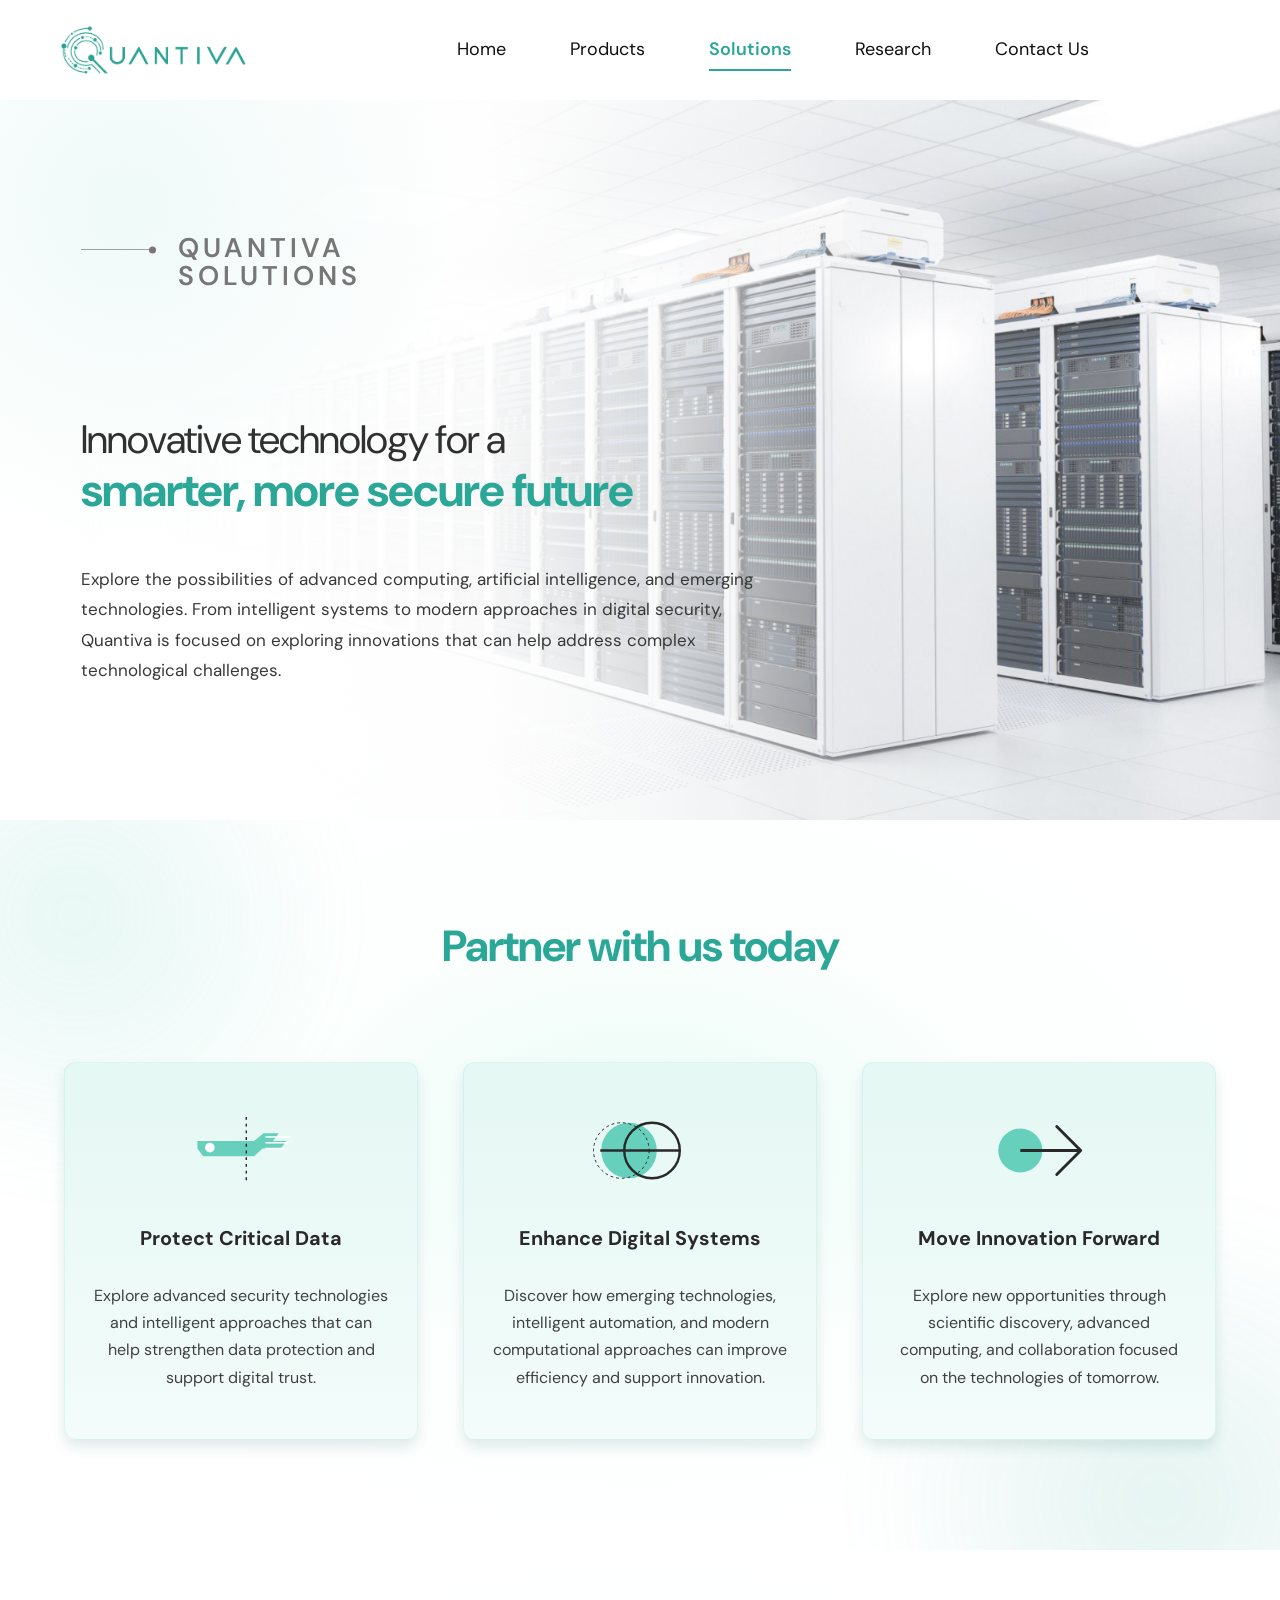
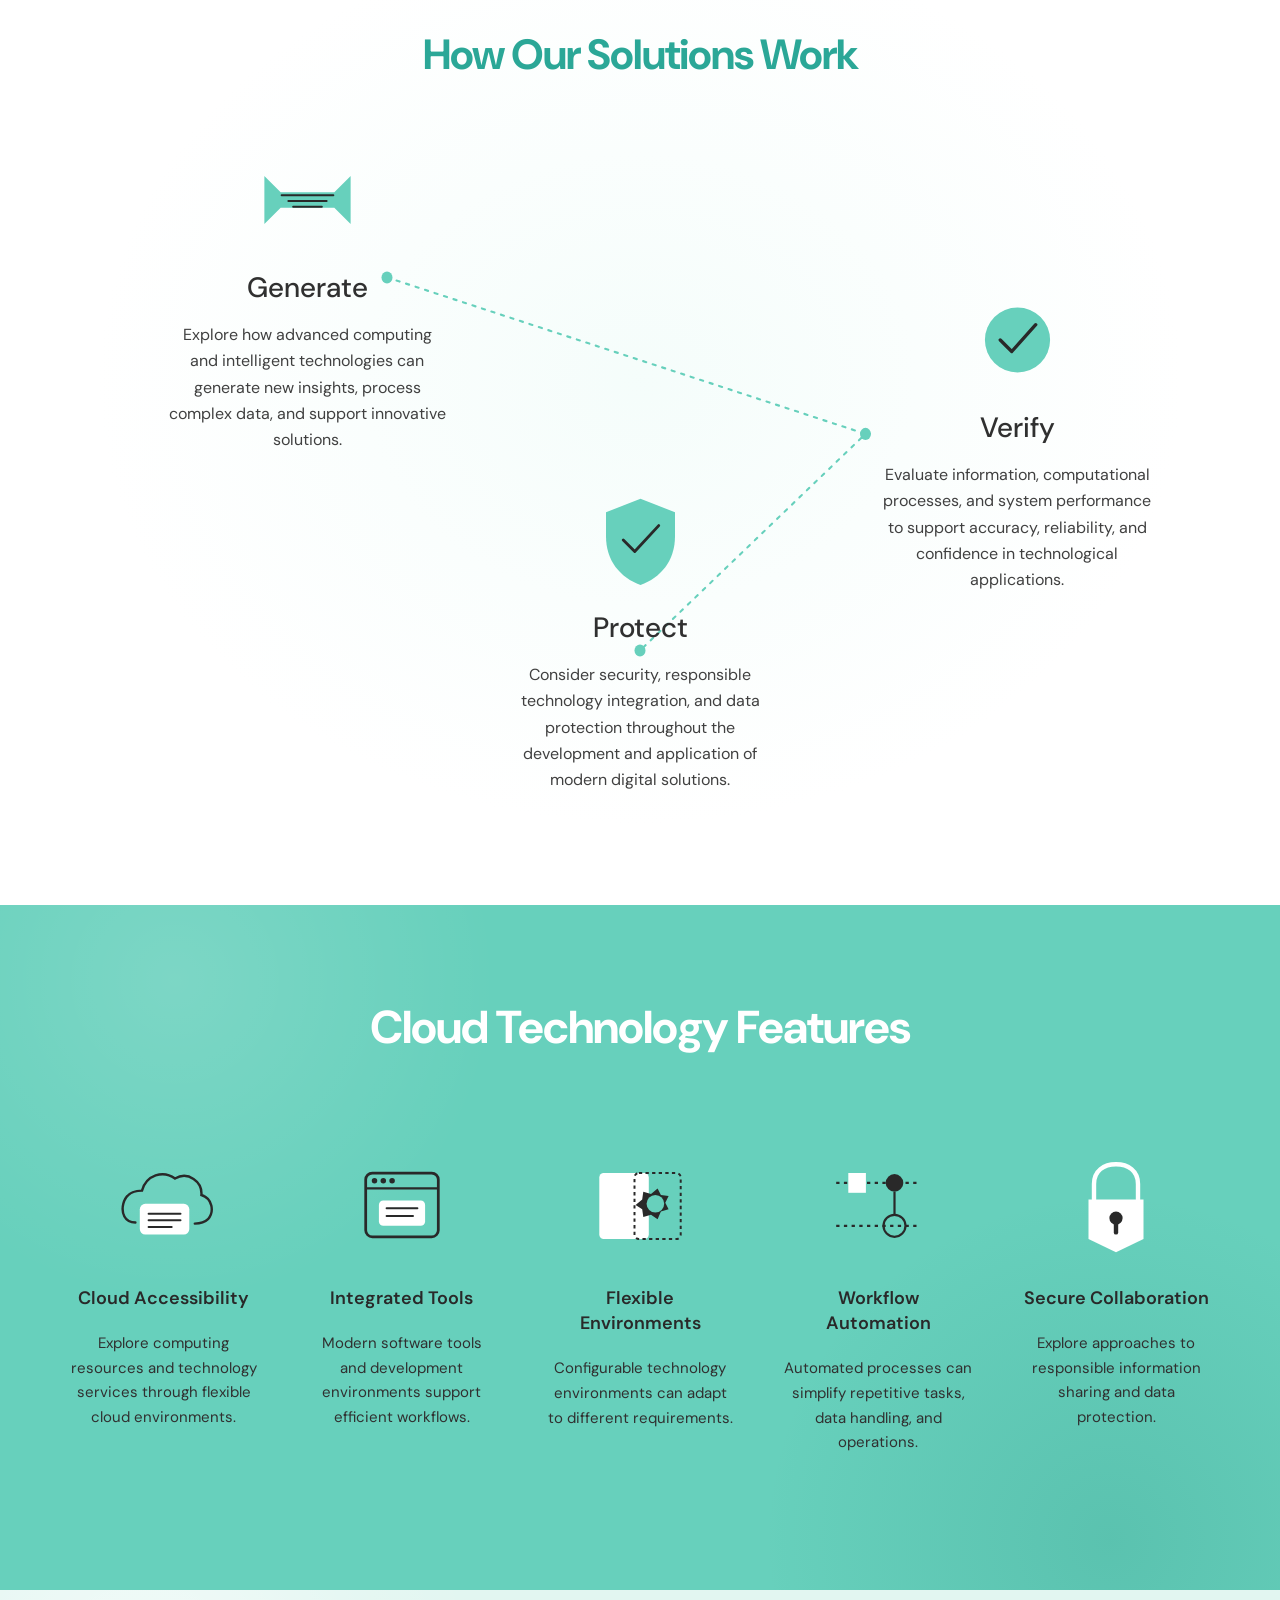
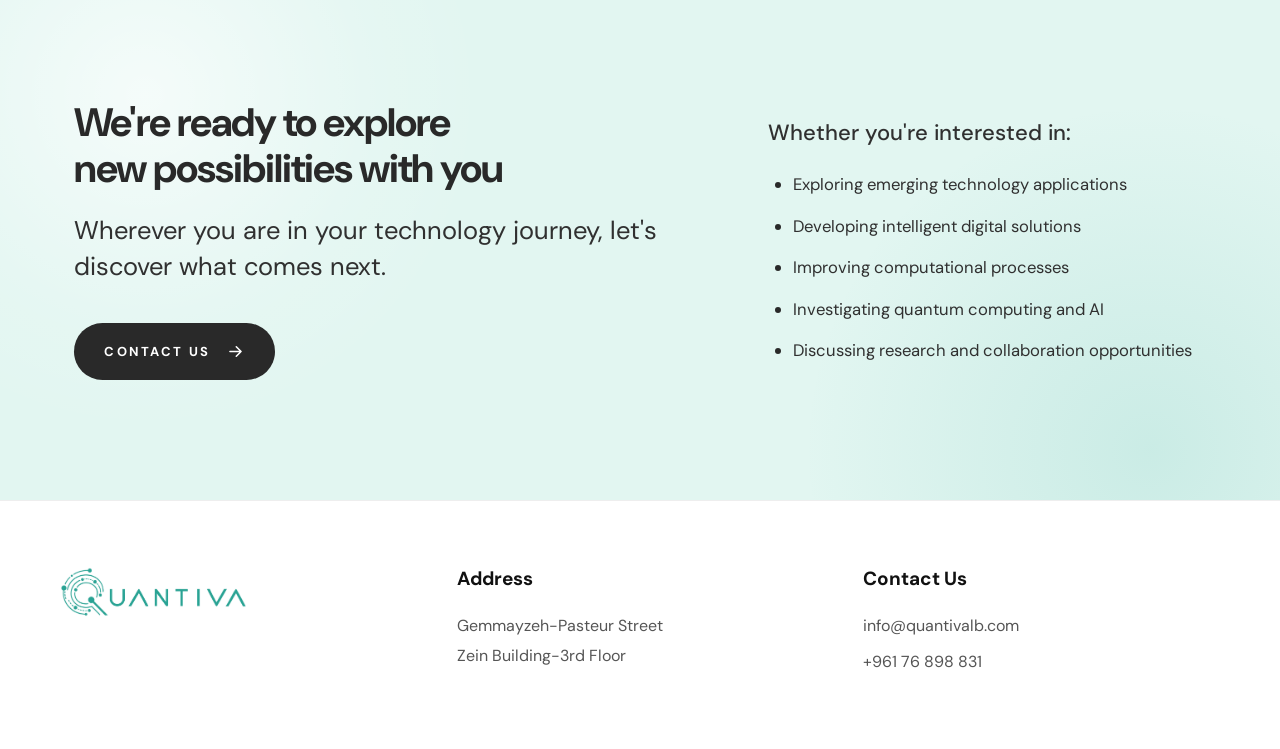
<file: solutions.html>
<!DOCTYPE html>
<html lang="en">

<head>
    <meta charset="UTF-8">
    <meta name="viewport" content="width=device-width, initial-scale=1.0">

    <title>Solutions | Quantiva</title>
    <meta name="description" content="Discover Quantiva solutions.">

    <link rel="icon" type="image/jpeg" href="assets/img/quantiva-logo.jpeg">

    <link rel="preconnect" href="https://fonts.googleapis.com">
    <link rel="preconnect" href="https://fonts.gstatic.com" crossorigin>
    <link href="https://fonts.googleapis.com/css2?family=DM+Sans:wght@400;500;600;700&display=swap" rel="stylesheet">

    <link rel="stylesheet" href="assets/css/style.css">
</head>

<body>

    <!-- HEADER -->
    <header class="site-header">
        <div class="header-container">

            <a href="index.html" class="header-logo" aria-label="Quantiva Home">
                <img src="assets/img/quantiva-logo.jpeg" alt="Quantiva Logo">
            </a>

            <nav class="desktop-nav" aria-label="Main navigation">
                <a href="index.html">Home</a>
                <a href="products.html">Products</a>
                <a href="solutions.html" class="active" aria-current="page">Solutions</a>
                <a href="research.html">Research</a>
                <a href="contact-us.html">Contact Us</a>
            </nav>

            <button class="menu-toggle" type="button" aria-label="Open navigation menu" aria-expanded="false"
                aria-controls="mobile-menu">
                <span></span>
                <span></span>
                <span></span>
            </button>

        </div>
    </header>

    <!-- MOBILE OVERLAY -->
    <div class="menu-overlay"></div>

    <!-- MOBILE SIDEBAR -->
    <aside class="mobile-menu" id="mobile-menu" aria-label="Mobile navigation" aria-hidden="true" inert>

        <div class="mobile-menu-header">
            <a href="index.html" class="mobile-logo" aria-label="Quantiva Home">
                <img src="assets/img/quantiva-logo.jpeg" alt="Quantiva Logo">
            </a>

            <button class="menu-close" type="button" aria-label="Close navigation menu">&times;</button>
        </div>

        <nav class="mobile-nav" aria-label="Mobile menu links">
            <a href="index.html">Home</a>
            <a href="products.html">Products</a>
            <a href="solutions.html" class="active" aria-current="page">Solutions</a>
            <a href="research.html">Research</a>
            <a href="contact-us.html">Contact Us</a>
        </nav>

    </aside>




    <!-- =========================================
     QUANTIVA - SOLUTIONS PAGE
========================================= -->

    <main>

        <!-- =====================================
         SOLUTIONS HERO SECTION
    ====================================== -->

        <section class="solutions-hero" aria-labelledby="solutions-hero-title">

            <div class="solutions-hero-container">

                <!-- LEFT CONTENT -->
                <div class="solutions-hero-content">

                    <!-- SMALL BRAND LABEL -->
                    <div class="solutions-hero-label">
                        <span class="solutions-label-line"></span>
                        <span>QUANTIVA<br>SOLUTIONS</span>
                    </div>

                    <!-- MAIN TITLE -->
                    <h1 id="solutions-hero-title">
                        Innovative technology for a
                        <span>smarter, more secure future</span>
                    </h1>

                    <!-- DESCRIPTION -->
                    <p>
                        Explore the possibilities of advanced computing,
                        artificial intelligence, and emerging technologies.
                        From intelligent systems to modern approaches in
                        digital security, Quantiva is focused on exploring
                        innovations that can help address complex
                        technological challenges.
                    </p>

                </div>

            </div>

        </section>


        <!-- =========================================
     QUANTIVA - PARTNER WITH US SECTION
========================================= -->

        <section class="quantiva-partner" id="partner-with-us">

            <div class="partner-container">

                <!-- SECTION HEADING -->
                <div class="partner-heading">
                    <h2>Partner with us today</h2>
                </div>

                <!-- THREE CARDS -->
                <div class="partner-grid">

                    <!-- CARD 1 -->
                    <article class="partner-card">

                        <div class="partner-icon" aria-hidden="true">
                            <svg viewBox="0 0 120 100" fill="none" xmlns="http://www.w3.org/2000/svg">

                                <!-- KEY -->
                                <path d="M20 40H73L83 32H99L93 40H107L101 48H82L73 56H20L14 48V40L20 40Z"
                                    fill="#67d0bc" />

                                <circle cx="27" cy="47" r="5" fill="#ffffff" />

                                <!-- DIGITAL SECURITY LINE -->
                                <path d="M65 15V85" stroke="#292929" stroke-width="1.5" stroke-dasharray="3 4" />

                                <path d="M85 36H111M85 42H108M85 48H105" stroke="#ffffff" stroke-width="1.5" />

                            </svg>
                        </div>

                        <h3>Protect Critical Data</h3>

                        <p>
                            Explore advanced security technologies and
                            intelligent approaches that can help strengthen
                            data protection and support digital trust.
                        </p>

                    </article>

                    <!-- CARD 2 -->
                    <article class="partner-card">

                        <div class="partner-icon" aria-hidden="true">
                            <svg viewBox="0 0 120 100" fill="none" xmlns="http://www.w3.org/2000/svg">

                                <!-- CONNECTED CIRCLES -->
                                <circle cx="48" cy="50" r="29" fill="#67d0bc" />

                                <circle cx="72" cy="50" r="29" stroke="#292929" stroke-width="2.5" />

                                <circle cx="40" cy="50" r="29" stroke="#292929" stroke-width="1"
                                    stroke-dasharray="3 3" />

                                <path d="M18 50H101" stroke="#292929" stroke-width="2.5" />

                            </svg>
                        </div>

                        <h3>Enhance Digital Systems</h3>

                        <p>
                            Discover how emerging technologies,
                            intelligent automation, and modern
                            computational approaches can improve
                            efficiency and support innovation.
                        </p>

                    </article>

                    <!-- CARD 3 -->
                    <article class="partner-card">

                        <div class="partner-icon" aria-hidden="true">
                            <svg viewBox="0 0 120 100" fill="none" xmlns="http://www.w3.org/2000/svg">

                                <!-- FORWARD ARROW -->
                                <circle cx="40" cy="50" r="23" fill="#67d0bc" />

                                <path d="M40 50H103" stroke="#292929" stroke-width="3" />

                                <path d="M78 25L103 50L78 75" stroke="#292929" stroke-width="3" stroke-linecap="round"
                                    stroke-linejoin="round" />

                            </svg>
                        </div>

                        <h3>Move Innovation Forward</h3>

                        <p>
                            Explore new opportunities through
                            scientific discovery, advanced computing,
                            and collaboration focused on the
                            technologies of tomorrow.
                        </p>

                    </article>

                </div>

            </div>

        </section>


        <!-- =========================================
     QUANTIVA - HOW OUR SOLUTIONS WORK
========================================= -->

        <section class="quantiva-process" id="how-it-works">

            <div class="process-container">

                <!-- SECTION HEADING -->
                <div class="process-heading">
                    <h2>How Our Solutions Work</h2>
                </div>

                <!-- PROCESS DIAGRAM -->
                <div class="process-diagram">

                    <!-- CONNECTING LINES -->
                    <svg class="process-connections" viewBox="0 0 1000 540" preserveAspectRatio="none" fill="none"
                        aria-hidden="true">

                        <path class="process-line" d="M270 110 L705 240 L500 420" />

                        <circle cx="270" cy="110" r="5" fill="#67d0bc" />

                        <circle cx="705" cy="240" r="5" fill="#67d0bc" />

                        <circle cx="500" cy="420" r="5" fill="#67d0bc" />

                    </svg>

                    <!-- STEP 1: GENERATE -->
                    <article class="process-step process-generate">

                        <div class="process-icon" aria-hidden="true">

                            <svg viewBox="0 0 120 110" fill="none" xmlns="http://www.w3.org/2000/svg">

                                <path d="M15 30L32 47H88L105 30V80L88 63H32L15 80V30Z" fill="#67d0bc" />

                                <path d="M33 50H87M40 56H80M45 62H75" stroke="#292929" stroke-width="2"
                                    stroke-linecap="round" />

                            </svg>

                        </div>

                        <h3>Generate</h3>

                        <p>
                            Explore how advanced computing and
                            intelligent technologies can generate
                            new insights, process complex data,
                            and support innovative solutions.
                        </p>

                    </article>

                    <!-- STEP 2: VERIFY -->
                    <article class="process-step process-verify">

                        <div class="process-icon" aria-hidden="true">

                            <svg viewBox="0 0 120 110" fill="none" xmlns="http://www.w3.org/2000/svg">

                                <circle cx="60" cy="55" r="34" fill="#67d0bc" />

                                <path d="M42 55L54 67L79 39" stroke="#292929" stroke-width="3.5" stroke-linecap="round"
                                    stroke-linejoin="round" />

                            </svg>

                        </div>

                        <h3>Verify</h3>

                        <p>
                            Evaluate information, computational
                            processes, and system performance
                            to support accuracy, reliability,
                            and confidence in technological
                            applications.
                        </p>

                    </article>

                    <!-- STEP 3: PROTECT -->
                    <article class="process-step process-protect">

                        <div class="process-icon" aria-hidden="true">

                            <svg viewBox="0 0 120 110" fill="none" xmlns="http://www.w3.org/2000/svg">

                                <path d="M60 12L96 26V51
                                 C96 77 81 94 60 102
                                 C39 94 24 77 24 51V26L60 12Z" fill="#67d0bc" />

                                <path d="M42 55L54 67L79 40" stroke="#292929" stroke-width="3" stroke-linecap="round"
                                    stroke-linejoin="round" />

                            </svg>

                        </div>

                        <h3>Protect</h3>

                        <p>
                            Consider security, responsible
                            technology integration, and data
                            protection throughout the development
                            and application of modern digital
                            solutions.
                        </p>

                    </article>

                </div>

            </div>

        </section>


        <!-- =========================================
     QUANTIVA - CLOUD TECHNOLOGY FEATURES
========================================= -->

        <section class="quantiva-cloud-features" id="cloud-features">

            <div class="cloud-features-container">

                <!-- SECTION HEADING -->
                <div class="cloud-features-heading">
                    <h2>Cloud Technology Features</h2>
                </div>

                <!-- FIVE FEATURE ITEMS -->
                <div class="cloud-features-grid">

                    <!-- FEATURE 1 -->
                    <article class="cloud-feature-item">

                        <div class="cloud-feature-icon" aria-hidden="true">

                            <svg viewBox="0 0 100 100" fill="none" xmlns="http://www.w3.org/2000/svg">

                                <path d="M24 65C14 65 11 56 13 48
                                 C15 40 21 36 30 36
                                 C34 22 49 17 60 25
                                 C72 18 85 28 84 40
                                 C94 43 96 55 90 62
                                 C87 65 83 66 78 66" stroke="#292929" stroke-width="2.2" stroke-linecap="round" />

                                <rect x="28" y="48" width="45" height="28" rx="5" fill="#ffffff" />

                                <path d="M36 57H65M36 63H65M36 69H57" stroke="#292929" stroke-width="1.8"
                                    stroke-linecap="round" />

                            </svg>

                        </div>

                        <h3>Cloud Accessibility</h3>

                        <p>
                            Explore computing resources and
                            technology services through
                            flexible cloud environments.
                        </p>

                    </article>

                    <!-- FEATURE 2 -->
                    <article class="cloud-feature-item">

                        <div class="cloud-feature-icon" aria-hidden="true">

                            <svg viewBox="0 0 100 100" fill="none" xmlns="http://www.w3.org/2000/svg">

                                <rect x="17" y="20" width="66" height="58" rx="6" stroke="#292929" stroke-width="2.5" />

                                <path d="M17 34H83" stroke="#292929" stroke-width="2" />

                                <circle cx="25" cy="27" r="2.5" fill="#292929" />
                                <circle cx="33" cy="27" r="2.5" fill="#292929" />
                                <circle cx="41" cy="27" r="2.5" fill="#292929" />

                                <rect x="29" y="45" width="42" height="23" rx="4" fill="#ffffff" />

                                <path d="M36 52H64M36 59H60" stroke="#292929" stroke-width="1.8"
                                    stroke-linecap="round" />

                            </svg>

                        </div>

                        <h3>Integrated Tools</h3>

                        <p>
                            Modern software tools and
                            development environments
                            support efficient workflows.
                        </p>

                    </article>

                    <!-- FEATURE 3 -->
                    <article class="cloud-feature-item">

                        <div class="cloud-feature-icon" aria-hidden="true">

                            <svg viewBox="0 0 100 100" fill="none" xmlns="http://www.w3.org/2000/svg">

                                <rect x="13" y="20" width="45" height="60" rx="4" fill="#ffffff" />

                                <rect x="45" y="20" width="42" height="60" rx="4" stroke="#292929" stroke-width="1.8"
                                    stroke-dasharray="3 3" />

                                <path d="M66 34L69 40L76 41L73 47L76 53
                                 L69 55L66 62L60 58L53 60
                                 L52 53L46 49L52 44L53 37
                                 L60 39L66 34Z" fill="#292929" />

                                <circle cx="64" cy="48" r="8" fill="#67d0bc" />

                            </svg>

                        </div>

                        <h3>Flexible Environments</h3>

                        <p>
                            Configurable technology
                            environments can adapt to
                            different requirements.
                        </p>

                    </article>

                    <!-- FEATURE 4 -->
                    <article class="cloud-feature-item">

                        <div class="cloud-feature-icon" aria-hidden="true">

                            <svg viewBox="0 0 100 100" fill="none" xmlns="http://www.w3.org/2000/svg">

                                <path d="M12 29H88M12 68H88" stroke="#292929" stroke-width="2" stroke-dasharray="3 4" />

                                <circle cx="65" cy="29" r="8" fill="#292929" />

                                <circle cx="65" cy="68" r="10" stroke="#292929" stroke-width="2" />

                                <path d="M65 37V58" stroke="#292929" stroke-width="2" />

                                <rect x="23" y="20" width="16" height="18" fill="#ffffff" />

                            </svg>

                        </div>

                        <h3>Workflow Automation</h3>

                        <p>
                            Automated processes can
                            simplify repetitive tasks,
                            data handling, and operations.
                        </p>

                    </article>

                    <!-- FEATURE 5 -->
                    <article class="cloud-feature-item">

                        <div class="cloud-feature-icon" aria-hidden="true">

                            <svg viewBox="0 0 100 100" fill="none" xmlns="http://www.w3.org/2000/svg">

                                <path d="M30 44V30C30 18 39 12 50 12
                                 C61 12 70 18 70 30V44" stroke="#ffffff" stroke-width="4" stroke-linecap="round" />

                                <path d="M25 44H75V80L50 92L25 80V44Z" fill="#ffffff" />

                                <circle cx="50" cy="61" r="6" fill="#292929" />

                                <path d="M50 66V74" stroke="#292929" stroke-width="4" stroke-linecap="round" />

                            </svg>

                        </div>

                        <h3>Secure Collaboration</h3>

                        <p>
                            Explore approaches to
                            responsible information
                            sharing and data protection.
                        </p>

                    </article>

                </div>

            </div>

        </section>


        <!-- =========================================
     QUANTIVA - SOLUTIONS CONTACT CTA
========================================= -->

        <section class="quantiva-solutions-cta" id="solutions-contact">

            <div class="solutions-cta-container">

                <!-- LEFT SIDE -->
                <div class="solutions-cta-intro">

                    <h2>
                        We're ready to explore
                        <strong>new possibilities with you</strong>
                    </h2>

                    <p>
                        Wherever you are in your technology journey,
                        let's discover what comes next.
                    </p>

                    <a href="contact-us.html" class="solutions-cta-btn">
                        CONTACT US

                        <svg viewBox="0 0 24 24" fill="none" aria-hidden="true">
                            <path d="M5 12H19M13 6L19 12L13 18" stroke="currentColor" stroke-width="2"
                                stroke-linecap="round" stroke-linejoin="round" />
                        </svg>
                    </a>

                </div>

                <!-- RIGHT SIDE -->
                <div class="solutions-cta-details">

                    <p class="solutions-cta-list-title">
                        Whether you're interested in:
                    </p>

                    <ul>
                        <li>Exploring emerging technology applications</li>
                        <li>Developing intelligent digital solutions</li>
                        <li>Improving computational processes</li>
                        <li>Investigating quantum computing and AI</li>
                        <li>Discussing research and collaboration opportunities</li>
                    </ul>

                </div>

            </div>

        </section>




    </main>


    <!-- FOOTER -->
    <footer class="site-footer">
        <div class="footer-container">

            <div class="footer-logo">
                <a href="index.html" aria-label="Quantiva Home">
                    <img src="assets/img/quantiva-logo.jpeg" alt="Quantiva Logo">
                </a>
            </div>

            <div class="footer-address">
                <h3>Address</h3>
                <p>Gemmayzeh-Pasteur Street<br>Zein Building-3rd Floor</p>
            </div>

            <div class="footer-contact">
                <h3>Contact Us</h3>
                <a href="mailto:info@quantivalb.com">info@quantivalb.com</a>
                <a href="tel:+96176898831">+961 76 898 831</a>
            </div>

        </div>
    </footer>

    <script src="assets/js/app.js"></script>
</body>

</html>
</file>
<file: assets/css/style.css>
/* =========================================
   QUANTIVA - GLOBAL STYLES
========================================= */

:root {
    --primary: #2ba797;
    --primary-light: #67d0bc;
    --dark: #292929;
    --black: #111111;
    --white: #ffffff;
    --font: 'DM Sans', sans-serif;
}

* {
    margin: 0;
    padding: 0;
    box-sizing: border-box;
}

html {
    scroll-behavior: smooth;
}

body {
    font-family: var(--font);
    color: var(--black);
    background: var(--white);
    overflow-x: hidden;
}

body.menu-open {
    overflow: hidden;
}

a {
    text-decoration: none;
}

button {
    font-family: inherit;
    cursor: pointer;
}

img {
    max-width: 100%;
}

/* =========================================
   MAIN HEADER
========================================= */

.site-header {
    position: relative;
    width: 100%;
    height: 100px;
    background: var(--white);
    z-index: 100;
}

.header-container {
    width: 100%;
    height: 100%;
    padding: 0 4%;
    display: flex;
    align-items: center;
    justify-content: space-between;
    gap: 60px;
}

/* =========================================
   HEADER LOGO
========================================= */

.header-logo {
    display: inline-flex;
    align-items: center;
    flex-shrink: 0;
}

.header-logo img {
    width: 205px;
    height: auto;
    display: block;
    object-fit: contain;
}

/* =========================================
   DESKTOP NAVIGATION
========================================= */

.desktop-nav {
    display: flex;
    align-items: center;
    justify-content: center;
    flex: 1;
    gap: clamp(35px, 5vw, 90px);
}

.desktop-nav a {
    position: relative;
    color: var(--black);
    font-size: 18px;
    font-weight: 400;
    white-space: nowrap;
    line-height: 1.4;
    padding: 10px 0;
    transition: color 0.3s ease;
}

/* HOVER EFFECT */

.desktop-nav a:hover {
    color: var(--primary);
}

/* ACTIVE PAGE */

.desktop-nav a.active,
.desktop-nav a[aria-current="page"] {
    color: var(--primary);
    font-weight: 600;
}

/* UNDERLINE EFFECT */

.desktop-nav a::after {
    content: "";
    position: absolute;
    bottom: 2px;
    left: 0;
    width: 100%;
    height: 2px;
    background: var(--primary);

    transform: scaleX(0);
    transform-origin: center;
    transition: transform 0.3s ease;
}

/* UNDERLINE ON HOVER */

.desktop-nav a:hover::after {
    transform: scaleX(1);
}

/* PERMANENT UNDERLINE ON ACTIVE PAGE */

.desktop-nav a.active::after,
.desktop-nav a[aria-current="page"]::after {
    transform: scaleX(1);
}

/* =========================================
   HAMBURGER BUTTON
========================================= */

.menu-toggle {
    display: none;
    width: 30px;
    height: 26px;
    padding: 3px 0;
    background: transparent;
    border: none;

    flex-direction: column;
    justify-content: space-between;
    align-items: center;
}

.menu-toggle span {
    display: block;
    width: 100%;
    height: 2px;
    background: #242424;
    border-radius: 2px;

    transition: background 0.3s ease;
}

.menu-toggle:hover span {
    background: var(--primary);
}

/* =========================================
   MOBILE MENU OVERLAY
========================================= */

.menu-overlay {
    position: fixed;
    inset: 0;
    width: 100%;
    height: 100%;

    background: rgba(0, 0, 0, 0.5);

    opacity: 0;
    visibility: hidden;
    z-index: 998;

    transition:
        opacity 0.35s ease,
        visibility 0.35s ease;
}

.menu-overlay.active {
    opacity: 1;
    visibility: visible;
}

/* =========================================
   MOBILE SIDEBAR
========================================= */

.mobile-menu {
    position: fixed;
    top: 0;
    left: 0;

    width: 320px;
    max-width: 85vw;

    height: 100vh;
    height: 100dvh;

    background: var(--dark);
    z-index: 999;
    overflow-y: auto;

    transform: translateX(-105%);
    visibility: hidden;

    transition:
        transform 0.35s ease,
        visibility 0.35s ease;
}

.mobile-menu.active {
    transform: translateX(0);
    visibility: visible;
}

/* =========================================
   MOBILE SIDEBAR HEADER
========================================= */

.mobile-menu-header {
    width: 100%;
    height: 76px;
    background: var(--white);

    display: flex;
    align-items: center;
    justify-content: space-between;

    padding: 0 20px;
    gap: 12px;
}

/* MOBILE LOGO */

.mobile-logo {
    display: flex;
    align-items: center;
    min-width: 0;
}

.mobile-logo img {
    width: 175px;
    max-width: 100%;
    height: auto;
    display: block;
    object-fit: contain;
}

/* CLOSE BUTTON */

.menu-close {
    display: flex;
    align-items: center;
    justify-content: center;

    width: 32px;
    height: 32px;

    border: none;
    background: transparent;
    color: #263644;

    font-size: 32px;
    font-weight: 300;
    line-height: 1;

    transition: color 0.3s ease;
}

.menu-close:hover {
    color: var(--primary);
}

/* =========================================
   MOBILE NAVIGATION
========================================= */

.mobile-nav {
    display: flex;
    flex-direction: column;
    padding: 18px 24px;
}

.mobile-nav a {
    display: block;
    width: 100%;
    padding: 16px 0;

    color: var(--primary-light);
    font-size: 15px;
    font-weight: 500;
    line-height: 1.4;

    transition:
        color 0.3s ease,
        padding-left 0.3s ease;
}

/* MOBILE HOVER */

.mobile-nav a:hover {
    color: var(--white);
    padding-left: 5px;
}

/* MOBILE ACTIVE PAGE */

.mobile-nav a.active,
.mobile-nav a[aria-current="page"] {
    color: var(--white);
    font-weight: 700;
    border-left: 3px solid var(--primary-light);
    padding-left: 12px;
}

/* KEEP ACTIVE ITEM IN PLACE ON HOVER */

.mobile-nav a.active:hover,
.mobile-nav a[aria-current="page"]:hover {
    padding-left: 12px;
    color: var(--white);
}

/* =========================================
   QUANTIVA FOOTER
========================================= */

.site-footer {
    width: 100%;
    background: #ffffff;
    padding: 65px 0;
    border-top: 1px solid #eeeeee;
}

/* =========================================
   FOOTER CONTAINER
========================================= */

.footer-container {
    width: 100%;
    padding: 0 4%;

    display: grid;
    grid-template-columns: repeat(3, minmax(0, 1fr));
    align-items: start;
    gap: 40px;

    background: #ffffff;
}

/* =========================================
   FOOTER LOGO - LEFT
========================================= */

.footer-logo {
    display: flex;
    align-items: flex-start;
    justify-content: flex-start;
    background: #ffffff;
}

.footer-logo a {
    display: inline-flex;
    align-items: center;
}

.footer-logo img {
    width: 205px;
    max-width: 100%;
    height: auto;
    display: block;
    object-fit: contain;
}

/* =========================================
   FOOTER ADDRESS - CENTER
========================================= */

.footer-address {
    display: flex;
    flex-direction: column;
    align-items: flex-start;
    text-align: left;
}

.footer-address h3,
.footer-contact h3 {
    font-size: 19px;
    font-weight: 700;
    color: #111111;
    margin-bottom: 20px;
}

.footer-address p {
    font-size: 16px;
    font-weight: 400;
    line-height: 1.9;
    color: #555555;
}

/* =========================================
   FOOTER CONTACT - RIGHT
========================================= */

.footer-contact {
    display: flex;
    flex-direction: column;
    align-items: flex-start;
    text-align: left;
}

.footer-contact a {
    font-size: 16px;
    font-weight: 400;
    color: #555555;
    line-height: 1.9;
    margin-bottom: 6px;
    transition: color 0.3s ease;
    overflow-wrap: anywhere;
}

.footer-contact a:hover {
    color: var(--primary);
}

/* =========================================
   TABLET RESPONSIVE DESIGN
========================================= */

@media (max-width: 1100px) {

    /* HEADER */

    .site-header {
        height: 76px;
    }

    .header-container {
        padding: 0 5%;
        gap: 20px;
    }

    .header-logo img {
        width: 180px;
    }

    .desktop-nav {
        display: none;
    }

    .menu-toggle {
        display: flex;
    }

    /* FOOTER */

    .site-footer {
        padding: 55px 0;
    }

    .footer-container {
        padding: 0 5%;
        gap: 30px;
    }

    .footer-logo img {
        width: 180px;
    }

    .footer-address h3,
    .footer-contact h3 {
        font-size: 17px;
    }

    .footer-address p,
    .footer-contact a {
        font-size: 15px;
    }

}

/* =========================================
   MOBILE RESPONSIVE DESIGN
========================================= */

@media (max-width: 768px) {

    /* HEADER */

    .site-header {
        height: 72px;
    }

    .header-container {
        padding: 0 20px;
    }

    .header-logo img {
        width: 165px;
    }

    /* MOBILE SIDEBAR */

    .mobile-menu {
        width: 300px;
    }

    .mobile-menu-header {
        height: 72px;
    }

    .mobile-logo img {
        width: 155px;
    }

    .mobile-nav {
        padding: 15px 22px;
    }

    .mobile-nav a {
        font-size: 15px;
        padding-top: 15px;
        padding-bottom: 15px;
    }

    /* FOOTER */

    .site-footer {
        padding: 50px 0;
        background: #ffffff;
    }

    .footer-container {
        display: flex;
        flex-direction: column;
        align-items: center;
        justify-content: center;

        gap: 35px;
        padding: 0 20px;
        text-align: center;

        background: #ffffff;
    }

    /* CENTER FOOTER LOGO */

    .footer-logo {
        width: 100%;
        display: flex;
        justify-content: center;
        align-items: center;
        background: #ffffff;
    }

    .footer-logo a {
        display: inline-flex;
        justify-content: center;
        align-items: center;
    }

    .footer-logo img {
        width: 165px;
        height: auto;
    }

    /* CENTER ADDRESS AND CONTACT */

    .footer-address,
    .footer-contact {
        width: 100%;
        display: flex;
        flex-direction: column;
        align-items: center;
        text-align: center;
    }

    .footer-address h3,
    .footer-contact h3 {
        font-size: 17px;
        margin-bottom: 12px;
        text-align: center;
    }

    .footer-address p {
        font-size: 15px;
        line-height: 1.9;
        text-align: center;
    }

    .footer-contact a {
        font-size: 15px;
        line-height: 1.9;
        text-align: center;
    }

}

/* =========================================
   SMALL MOBILE DEVICES
========================================= */

@media (max-width: 480px) {

    /* HEADER */

    .header-container {
        padding: 0 15px;
    }

    .header-logo img {
        width: 145px;
    }

    .menu-toggle {
        width: 27px;
        height: 24px;
    }

    /* MOBILE MENU */

    .mobile-menu {
        width: 285px;
        max-width: 85vw;
    }

    .mobile-menu-header {
        padding: 0 15px;
    }

    .mobile-logo img {
        width: 140px;
    }

    .mobile-nav {
        padding: 15px 20px;
    }

    .mobile-nav a {
        font-size: 14px;
    }

    /* FOOTER */

    .site-footer {
        padding: 45px 0;
    }

    .footer-container {
        padding: 0 15px;
        gap: 30px;
    }

    .footer-logo img {
        width: 145px;
    }

    .footer-address h3,
    .footer-contact h3 {
        font-size: 16px;
        margin-bottom: 10px;
    }

    .footer-address p,
    .footer-contact a {
        font-size: 14px;
    }

}

/* =========================================
   KEYBOARD ACCESSIBILITY
========================================= */

a:focus-visible,
button:focus-visible {
    outline: 2px solid var(--primary);
    outline-offset: 4px;
}

/* =========================================
   REDUCED MOTION
========================================= */

@media (prefers-reduced-motion: reduce) {

    *,
    *::before,
    *::after {
        scroll-behavior: auto !important;
        transition-duration: 0.01ms !important;
    }

}




/* =========================================
   QUANTIVA CONTACT US PAGE
========================================= */

.contact-section {
    position: relative;
    width: 100%;
    min-height: 680px;
    padding: 140px 0 110px;
    overflow: hidden;

    background:
        radial-gradient(ellipse at 0% 10%,
            rgba(207, 246, 234, 0.48) 0%,
            rgba(240, 252, 248, 0.35) 32%,
            transparent 63%),
        #ffffff;
}

.contact-container {
    width: 100%;
    max-width: 1600px;
    margin: 0 auto;
    padding: 0 5.5%;

    display: grid;
    grid-template-columns: minmax(0, 1fr) minmax(0, 1fr);
    align-items: start;
    gap: clamp(50px, 7vw, 140px);
}

/* =========================================
   LEFT SIDE - INTRODUCTION
========================================= */

.contact-intro {
    padding-top: 0;
}

.contact-intro h1 {
    font-size: clamp(38px, 3.2vw, 56px);
    font-weight: 700;
    line-height: 1.15;
    letter-spacing: -1.5px;
    color: var(--primary, #2ba797);
    margin-bottom: 55px;
}

.contact-intro p {
    max-width: 550px;
    font-size: clamp(25px, 2.3vw, 38px);
    font-weight: 400;
    line-height: 1.35;
    color: #303030;
}

/* =========================================
   RIGHT SIDE - CONTACT FORM
========================================= */

.contact-form-wrapper {
    width: 100%;
    min-width: 0;
}

.contact-form {
    width: 100%;
    display: grid;
    grid-template-columns: repeat(2, minmax(0, 1fr));
    column-gap: 20px;
    row-gap: 20px;
}

.contact-field {
    width: 100%;
    min-width: 0;
}

.contact-field.full-width,
.contact-submit.full-width,
.contact-success-message.full-width {
    grid-column: 1 / -1;
}

/* =========================================
   FORM INPUTS
========================================= */

.contact-field input,
.contact-field select,
.contact-field textarea {
    width: 100%;
    min-width: 0;
    border: 1px solid #929292;
    border-radius: 12px;
    background: #ffffff;
    color: #303030;
    font-family: var(--font, 'DM Sans', sans-serif);
    font-size: 17px;
    font-weight: 400;
    transition:
        border-color 0.25s ease,
        box-shadow 0.25s ease;
}

.contact-field input,
.contact-field select {
    height: 61px;
    padding: 0 20px;
}

.contact-field input::placeholder,
.contact-field textarea::placeholder {
    color: #8a8a8a;
    opacity: 1;
}

.contact-field input:focus,
.contact-field select:focus,
.contact-field textarea:focus {
    outline: none;
    border-color: var(--primary-light, #67d0bc);
    box-shadow: 0 0 0 1px var(--primary-light, #67d0bc);
}

/* =========================================
   SELECT DROPDOWN
========================================= */

.contact-field select {
    appearance: none;
    -webkit-appearance: none;
    cursor: pointer;

    padding-right: 48px;

    background-image: url("data:image/svg+xml,%3Csvg xmlns='http://www.w3.org/2000/svg' width='14' height='9' viewBox='0 0 14 9'%3E%3Cpath fill='%23111111' d='M0 0h14L7 9z'/%3E%3C/svg%3E");
    background-repeat: no-repeat;
    background-position: right 20px center;
    background-size: 14px 9px;
}

.contact-field select:invalid {
    color: #8a8a8a;
}

.contact-field select option {
    color: #303030;
    background: #ffffff;
}

/* =========================================
   PHONE NUMBER - LEBANON ONLY
========================================= */

.contact-field.phone-field {
    display: flex;
    align-items: center;
    overflow: hidden;
    height: 61px;

    border: 1px solid #929292;
    border-radius: 12px;
    background: #ffffff;

    transition:
        border-color 0.25s ease,
        box-shadow 0.25s ease;
}

.contact-field.phone-field:focus-within {
    border-color: var(--primary-light, #67d0bc);
    box-shadow: 0 0 0 1px var(--primary-light, #67d0bc);
}

.phone-code {
    display: flex;
    align-items: center;
    justify-content: center;
    gap: 8px;
    flex-shrink: 0;

    height: 100%;
    padding: 0 12px 0 17px;

    white-space: nowrap;
    color: #303030;
    font-size: 15px;
    font-weight: 500;

    border-right: 1px solid #e5e5e5;
}

.phone-prefix {
    font-size: 16px;
}

.contact-field.phone-field input {
    flex: 1;
    min-width: 0;
    height: 100%;
    padding: 0 12px;

    border: none;
    border-radius: 0;
    box-shadow: none;
    outline: none;

    font-size: 16px;
}

/* =========================================
   MESSAGE TEXTAREA
========================================= */

.contact-field textarea {
    display: block;
    min-height: 145px;
    padding: 19px 20px;
    resize: vertical;
    line-height: 1.5;
}

/* =========================================
   SUBMIT BUTTON
========================================= */

.contact-submit {
    margin-top: 12px;
}

.contact-submit-btn {
    width: 100%;
    min-height: 54px;

    display: flex;
    align-items: center;
    justify-content: center;

    padding: 15px 25px;
    border: none;
    border-radius: 40px;

    background: #292929;
    color: #ffffff;

    font-family: var(--font, 'DM Sans', sans-serif);
    font-size: 16px;
    font-weight: 700;
    letter-spacing: 3px;

    cursor: pointer;

    transition:
        background 0.3s ease,
        transform 0.3s ease;
}

.contact-submit-btn:hover {
    background: var(--primary, #2ba797);
    transform: translateY(-2px);
}

.contact-submit-btn:active {
    transform: translateY(0);
}

/* =========================================
   FORM CONFIRMATION
========================================= */

.contact-success-message {
    padding: 16px 20px;
    margin-top: 5px;

    border: 1px solid #8ddccc;
    border-radius: 10px;

    background: #effbf7;
    color: #197c69;

    font-size: 15px;
    line-height: 1.6;
    text-align: center;
}

.contact-success-message[hidden] {
    display: none;
}

/* =========================================
   LARGE TABLETS
========================================= */

@media (max-width: 1100px) {

    .contact-section {
        padding: 95px 0 85px;
        min-height: auto;
    }

    .contact-container {
        gap: 45px;
        padding: 0 5%;
    }

    .contact-intro h1 {
        font-size: 42px;
        margin-bottom: 35px;
    }

    .contact-intro p {
        font-size: 27px;
    }

    .contact-form {
        gap: 15px;
    }

    .contact-field input,
    .contact-field select {
        height: 58px;
        padding-left: 15px;
        font-size: 15px;
    }

    .contact-field.phone-field {
        height: 58px;
    }

    .phone-code {
        padding: 0 10px;
        gap: 6px;
        font-size: 13px;
    }

    .phone-prefix {
        font-size: 14px;
    }

    .contact-field.phone-field input {
        font-size: 14px;
        padding: 0 8px;
    }

}

/* =========================================
   MOBILE RESPONSIVE
========================================= */

@media (max-width: 768px) {

    .contact-section {
        padding: 65px 0 75px;
    }

    .contact-container {
        grid-template-columns: 1fr;
        gap: 40px;
        padding: 0 20px;
    }

    .contact-intro {
        padding: 0;
        text-align: left;
    }

    .contact-intro h1 {
        font-size: 39px;
        margin-bottom: 20px;
        letter-spacing: -1px;
    }

    .contact-intro p {
        font-size: 25px;
        max-width: 550px;
    }

    .contact-form {
        column-gap: 15px;
        row-gap: 16px;
    }

    .contact-field input,
    .contact-field select {
        height: 56px;
        font-size: 15px;
        border-radius: 10px;
    }

    .contact-field.phone-field {
        height: 56px;
        border-radius: 10px;
    }

    .contact-field textarea {
        min-height: 135px;
        font-size: 15px;
        border-radius: 10px;
    }

    .contact-submit-btn {
        min-height: 52px;
        font-size: 15px;
    }

}

/* =========================================
   SMALL MOBILE DEVICES
========================================= */

@media (max-width: 480px) {

    .contact-section {
        padding: 50px 0 65px;
    }

    .contact-container {
        padding: 0 15px;
        gap: 35px;
    }

    .contact-intro h1 {
        font-size: 35px;
        margin-bottom: 17px;
    }

    .contact-intro p {
        font-size: 22px;
        line-height: 1.4;
    }

    .contact-form {
        grid-template-columns: 1fr;
        gap: 15px;
    }

    .contact-field {
        grid-column: 1 / -1;
    }

    .contact-field input,
    .contact-field select {
        height: 55px;
        font-size: 15px;
    }

    .contact-field.phone-field {
        height: 55px;
    }

    .contact-field textarea {
        min-height: 135px;
    }

    .contact-submit {
        margin-top: 8px;
    }

    .contact-submit-btn {
        min-height: 52px;
    }

}

/* =========================================
   ACCESSIBILITY
========================================= */

@media (prefers-reduced-motion: reduce) {

    .contact-field input,
    .contact-field select,
    .contact-field textarea,
    .contact-submit-btn {
        transition: none;
    }

}




/* =========================================
   QUANTIVA HOME HERO SLIDER
========================================= */

.quantiva-hero {
    position: relative;
    width: 100%;
    height: 720px;
    min-height: 550px;
    overflow: hidden;
    background: #101918;
    isolation: isolate;
}

/* =========================================
   INDIVIDUAL SLIDES
========================================= */

.quantiva-hero .hero-slide {
    position: absolute;
    inset: 0;
    width: 100%;
    height: 100%;

    display: flex;
    align-items: center;

    background-position: center center;
    background-repeat: no-repeat;
    background-size: cover;

    opacity: 0;
    visibility: hidden;
    z-index: 0;

    transform: scale(1.035);

    transition:
        opacity 1.2s ease,
        transform 6s ease,
        visibility 1.2s ease;
}

/* =========================================
   HERO BACKGROUND IMAGES
========================================= */

/* SLIDE 1 */

.quantiva-hero .hero-slide:nth-child(1) {
    background-image: url("../img/hero-1.png");
}

/* SLIDE 2 */

.quantiva-hero .hero-slide:nth-child(2) {
    background-image: url("../img/hero-2.png");
}

/* SLIDE 3 */

.quantiva-hero .hero-slide:nth-child(3) {
    background-image: url("../img/hero-3.png");
}

/* =========================================
   ACTIVE SLIDE
========================================= */

.quantiva-hero .hero-slide.active {
    opacity: 1;
    visibility: visible;
    z-index: 1;
    transform: scale(1);
}

/* =========================================
   DARK IMAGE OVERLAY
========================================= */

.quantiva-hero .hero-overlay {
    position: absolute;
    inset: 0;
    width: 100%;
    height: 100%;

    background: linear-gradient(90deg,
            rgba(0, 0, 0, 0.82) 0%,
            rgba(0, 0, 0, 0.68) 35%,
            rgba(0, 0, 0, 0.42) 70%,
            rgba(0, 0, 0, 0.22) 100%);

    z-index: 1;
    pointer-events: none;
}

/* =========================================
   HERO TEXT CONTENT
========================================= */

.quantiva-hero .hero-content {
    position: relative;
    z-index: 2;

    width: 100%;
    max-width: 1050px;

    padding-left: 6.3%;
    padding-right: 30px;

    color: #ffffff;

    transform: translateY(22px);
    opacity: 0;

    transition:
        transform 0.9s ease 0.25s,
        opacity 0.9s ease 0.25s;
}

/* ACTIVE CONTENT ANIMATION */

.quantiva-hero .hero-slide.active .hero-content {
    transform: translateY(0);
    opacity: 1;
}

/* =========================================
   HERO TITLES
========================================= */

.quantiva-hero .hero-content h1,
.quantiva-hero .hero-content h2 {
    display: flex;
    flex-direction: column;
    align-items: flex-start;

    font-family: var(--font, 'DM Sans', sans-serif);
    font-size: clamp(40px, 3.5vw, 64px);
    font-weight: 700;

    line-height: 1.16;
    letter-spacing: -1.5px;

    margin: 0 0 60px;
    color: #67d0bc;
}

.quantiva-hero .hero-content h1 span,
.quantiva-hero .hero-content h2 span {
    display: block;
}

/* WHITE TITLE TEXT */

.quantiva-hero .hero-title-white {
    color: #ffffff;
}

/* =========================================
   HERO DESCRIPTION
========================================= */

.quantiva-hero .hero-content p {
    max-width: 750px;

    font-family: var(--font, 'DM Sans', sans-serif);
    font-size: clamp(19px, 1.6vw, 27px);
    font-weight: 400;

    line-height: 1.5;
    letter-spacing: -0.3px;

    color: #ffffff;
    margin: 0;
}

/* =========================================
   SLIDER PROGRESS INDICATORS
========================================= */

.quantiva-hero .hero-indicators {
    position: absolute;
    left: 50%;
    bottom: 48px;

    transform: translateX(-50%);

    display: flex;
    align-items: center;
    justify-content: center;
    gap: 15px;

    z-index: 5;
}

.quantiva-hero .hero-indicator {
    display: block;
    width: 13px;
    height: 13px;

    border-radius: 20px;
    background: rgba(43, 167, 151, 0.6);

    transition:
        width 0.4s ease,
        background 0.4s ease;
}

/* ACTIVE INDICATOR */

.quantiva-hero .hero-indicator.active {
    width: 50px;
    background: #67d0bc;
}

/* =========================================
   LARGE DESKTOP
========================================= */

@media (min-width: 1600px) {

    .quantiva-hero {
        height: 760px;
    }

    .quantiva-hero .hero-content {
        padding-left: 6.3%;
    }

}

/* =========================================
   TABLET RESPONSIVE
========================================= */

@media (max-width: 1100px) {

    .quantiva-hero {
        height: 650px;
        min-height: 500px;
    }

    .quantiva-hero .hero-content {
        max-width: 850px;
        padding-left: 5%;
        padding-right: 30px;
    }

    .quantiva-hero .hero-content h1,
    .quantiva-hero .hero-content h2 {
        font-size: clamp(38px, 4.3vw, 52px);
        margin-bottom: 45px;
    }

    .quantiva-hero .hero-content p {
        max-width: 650px;
        font-size: 21px;
    }

    .quantiva-hero .hero-indicators {
        bottom: 35px;
    }

}

/* =========================================
   MOBILE RESPONSIVE
========================================= */

@media (max-width: 768px) {

    .quantiva-hero {
        height: 620px;
        min-height: 520px;
    }

    .quantiva-hero .hero-slide {
        background-position: center center;
    }

    .quantiva-hero .hero-overlay {
        background: linear-gradient(90deg,
                rgba(0, 0, 0, 0.84) 0%,
                rgba(0, 0, 0, 0.68) 70%,
                rgba(0, 0, 0, 0.55) 100%);
    }

    .quantiva-hero .hero-content {
        max-width: 100%;
        padding: 0 25px;
    }

    .quantiva-hero .hero-content h1,
    .quantiva-hero .hero-content h2 {
        font-size: clamp(34px, 6vw, 46px);
        line-height: 1.2;
        letter-spacing: -1px;
        margin-bottom: 35px;
    }

    .quantiva-hero .hero-content p {
        max-width: 550px;
        font-size: 19px;
        line-height: 1.55;
    }

    .quantiva-hero .hero-indicators {
        bottom: 28px;
        gap: 12px;
    }

    .quantiva-hero .hero-indicator {
        width: 11px;
        height: 11px;
    }

    .quantiva-hero .hero-indicator.active {
        width: 42px;
    }

}

/* =========================================
   SMALL MOBILE
========================================= */

@media (max-width: 480px) {

    .quantiva-hero {
        height: 570px;
        min-height: 500px;
    }

    .quantiva-hero .hero-content {
        padding: 0 20px;
    }

    .quantiva-hero .hero-content h1,
    .quantiva-hero .hero-content h2 {
        font-size: clamp(30px, 8vw, 39px);
        line-height: 1.22;
        letter-spacing: -0.7px;
        margin-bottom: 28px;
    }

    .quantiva-hero .hero-content p {
        font-size: 17px;
        line-height: 1.6;
    }

    .quantiva-hero .hero-indicators {
        bottom: 25px;
    }

}

/* =========================================
   EXTRA SMALL PHONES
========================================= */

@media (max-width: 360px) {

    .quantiva-hero {
        min-height: 560px;
    }

    .quantiva-hero .hero-content {
        padding: 0 15px;
    }

    .quantiva-hero .hero-content h1,
    .quantiva-hero .hero-content h2 {
        font-size: 29px;
    }

    .quantiva-hero .hero-content p {
        font-size: 16px;
    }

}

/* =========================================
   REDUCED MOTION
========================================= */

@media (prefers-reduced-motion: reduce) {

    .quantiva-hero .hero-slide,
    .quantiva-hero .hero-content,
    .quantiva-hero .hero-indicator {
        transition: none;
        transform: none;
    }

}



/* =========================================
   QUANTIVA - OUR MISSION SECTION
========================================= */

.quantiva-mission {
    position: relative;
    width: 100%;
    padding: 70px 0 100px;
    overflow: hidden;

    background:
        radial-gradient(ellipse at 50% 37%,
            rgba(177, 239, 222, 0.28) 0%,
            rgba(220, 249, 241, 0.18) 35%,
            transparent 68%),
        #ffffff;
}

/* =========================================
   MISSION CONTAINER
========================================= */

.mission-container {
    position: relative;
    z-index: 2;

    width: 100%;
    max-width: 1600px;
    margin: 0 auto;
    padding: 0 5%;
}

/* =========================================
   MISSION HEADING
========================================= */

.mission-heading {
    margin-bottom: 65px;
}

.mission-label {
    font-family: var(--font, 'DM Sans', sans-serif);
    font-size: 29px;
    font-weight: 400;
    color: #303030;
    line-height: 1.3;
    margin-bottom: 5px;
}

.mission-heading h2 {
    max-width: 1250px;
    font-family: var(--font, 'DM Sans', sans-serif);
    font-size: clamp(32px, 3vw, 45px);
    font-weight: 400;
    line-height: 1.22;
    letter-spacing: -0.8px;
    color: var(--primary, #2ba797);
}

.mission-heading h2 strong {
    font-weight: 700;
    color: var(--primary, #2ba797);
}

/* =========================================
   MISSION CARDS GRID
========================================= */

.mission-cards {
    display: grid;
    grid-template-columns: repeat(3, minmax(0, 1fr));
    gap: 45px;
    align-items: stretch;
}

/* =========================================
   INDIVIDUAL MISSION CARD
========================================= */

.mission-card {
    position: relative;
    display: flex;
    flex-direction: column;
    align-items: center;

    min-height: 495px;
    padding: 38px 35px 42px;

    border-radius: 12px;
    overflow: hidden;

    background: linear-gradient(180deg,
            #191919 0%,
            #303030 54%,
            #575757 100%);

    box-shadow:
        0 5px 10px rgba(0, 0, 0, 0.15);

    text-align: center;
    color: #ffffff;

    transition:
        transform 0.35s ease,
        box-shadow 0.35s ease;
}

.mission-card:hover {
    transform: translateY(-7px);
    box-shadow:
        0 14px 28px rgba(0, 0, 0, 0.2);
}

/* =========================================
   CARD ICONS
========================================= */

.mission-card-icon {
    width: 112px;
    height: 112px;
    margin-bottom: 30px;

    display: flex;
    align-items: center;
    justify-content: center;

    color: #d5f5ec;
}

.mission-card-icon svg {
    display: block;
    width: 100%;
    height: 100%;
}

/* =========================================
   CARD HEADINGS
========================================= */

.mission-card h3 {
    font-family: var(--font, 'DM Sans', sans-serif);
    font-size: 19px;
    font-weight: 700;
    line-height: 1.4;
    letter-spacing: -0.3px;

    color: #ffffff;
    margin: 0 0 25px;
}

/* =========================================
   CARD DESCRIPTIONS
========================================= */

.mission-card p {
    max-width: 325px;

    font-family: var(--font, 'DM Sans', sans-serif);
    font-size: 16px;
    font-weight: 400;
    line-height: 1.65;

    color: #ffffff;
    margin: 0 auto 35px;
}

/* =========================================
   CARD BUTTONS
========================================= */

.mission-card-btn {
    margin-top: auto;

    display: inline-flex;
    align-items: center;
    justify-content: center;

    min-height: 48px;
    max-width: 100%;
    padding: 13px 23px;

    border-radius: 40px;
    background: #e1faf3;
    color: #0b1718;

    font-family: var(--font, 'DM Sans', sans-serif);
    font-size: 12px;
    font-weight: 700;
    letter-spacing: 2px;
    line-height: 1.35;
    text-align: center;

    transition:
        background 0.3s ease,
        transform 0.3s ease;
}

.mission-card-btn:hover {
    background: #67d0bc;
    transform: translateY(-2px);
}

/* =========================================
   LARGE DESKTOP
========================================= */

@media (min-width: 1600px) {

    .quantiva-mission {
        padding: 80px 0 110px;
    }

    .mission-container {
        padding: 0 5%;
    }

    .mission-cards {
        gap: 45px;
    }

}

/* =========================================
   TABLET RESPONSIVE
========================================= */

@media (max-width: 1100px) {

    .quantiva-mission {
        padding: 65px 0 85px;
    }

    .mission-container {
        padding: 0 5%;
    }

    .mission-heading {
        margin-bottom: 50px;
    }

    .mission-label {
        font-size: 25px;
    }

    .mission-heading h2 {
        font-size: clamp(29px, 3.4vw, 38px);
    }

    .mission-cards {
        gap: 22px;
    }

    .mission-card {
        min-height: 485px;
        padding: 30px 22px 35px;
    }

    .mission-card-icon {
        width: 95px;
        height: 95px;
        margin-bottom: 25px;
    }

    .mission-card h3 {
        font-size: 17px;
        margin-bottom: 20px;
    }

    .mission-card p {
        font-size: 15px;
        line-height: 1.6;
    }

    .mission-card-btn {
        font-size: 11px;
        letter-spacing: 1.4px;
        padding: 12px 17px;
    }

}

/* =========================================
   MOBILE / SMALL TABLET
========================================= */

@media (max-width: 768px) {

    .quantiva-mission {
        padding: 55px 0 75px;
    }

    .mission-container {
        padding: 0 20px;
    }

    .mission-heading {
        margin-bottom: 40px;
    }

    .mission-label {
        font-size: 22px;
        margin-bottom: 8px;
    }

    .mission-heading h2 {
        font-size: clamp(28px, 5vw, 36px);
        line-height: 1.3;
        letter-spacing: -0.5px;
    }

    .mission-cards {
        grid-template-columns: 1fr;
        gap: 25px;
        max-width: 480px;
        margin: 0 auto;
    }

    .mission-card {
        min-height: 420px;
        padding: 35px 28px;
    }

    .mission-card-icon {
        width: 100px;
        height: 100px;
        margin-bottom: 25px;
    }

    .mission-card h3 {
        font-size: 19px;
        margin-bottom: 20px;
    }

    .mission-card p {
        max-width: 350px;
        font-size: 16px;
        margin-bottom: 30px;
    }

}

/* =========================================
   SMALL MOBILE
========================================= */

@media (max-width: 480px) {

    .quantiva-mission {
        padding: 45px 0 60px;
    }

    .mission-container {
        padding: 0 15px;
    }

    .mission-heading {
        margin-bottom: 32px;
    }

    .mission-label {
        font-size: 21px;
    }

    .mission-heading h2 {
        font-size: 27px;
        line-height: 1.35;
    }

    .mission-cards {
        gap: 20px;
    }

    .mission-card {
        min-height: 410px;
        padding: 30px 22px;
    }

    .mission-card-icon {
        width: 92px;
        height: 92px;
        margin-bottom: 23px;
    }

    .mission-card h3 {
        font-size: 18px;
    }

    .mission-card p {
        font-size: 15px;
        line-height: 1.65;
    }

    .mission-card-btn {
        font-size: 11px;
        padding: 13px 20px;
    }

}

/* =========================================
   REDUCED MOTION
========================================= */

@media (prefers-reduced-motion: reduce) {

    .mission-card,
    .mission-card-btn {
        transition: none;
    }

}


/* =========================================
   QUANTIVA - OUR DIFFERENCE SECTION
========================================= */

.quantiva-difference {
    position: relative;
    width: 100%;
    padding: 85px 0 95px;
    background: #dff0ee;
    overflow: hidden;
}

/* subtle background effect */
.quantiva-difference::before {
    content: "";
    position: absolute;
    top: -120px;
    left: -80px;
    width: 320px;
    height: 320px;
    border-radius: 50%;
    background: radial-gradient(circle,
            rgba(103, 208, 188, 0.22) 0%,
            rgba(103, 208, 188, 0.08) 40%,
            transparent 75%);
    pointer-events: none;
}

.quantiva-difference::after {
    content: "";
    position: absolute;
    right: -100px;
    bottom: -140px;
    width: 340px;
    height: 340px;
    border-radius: 50%;
    background: radial-gradient(circle,
            rgba(43, 167, 151, 0.16) 0%,
            rgba(43, 167, 151, 0.05) 45%,
            transparent 75%);
    pointer-events: none;
}

.difference-container {
    position: relative;
    z-index: 2;
    width: 100%;
    max-width: 1600px;
    margin: 0 auto;
    padding: 0 5%;
}

/* =========================================
   HEADING
========================================= */

.difference-heading {
    text-align: center;
    margin-bottom: 55px;
}

.difference-heading h2 {
    font-family: var(--font, 'DM Sans', sans-serif);
    font-size: clamp(36px, 3.3vw, 58px);
    font-weight: 700;
    line-height: 1.15;
    color: #1d6d67;
    letter-spacing: -1px;
    margin: 0;
}

/* =========================================
   STATS GRID
========================================= */

.difference-stats {
    display: grid;
    grid-template-columns: repeat(4, minmax(0, 1fr));
    gap: 28px;
    align-items: stretch;
}

.difference-item {
    position: relative;
    padding: 28px 18px 22px;
    border-radius: 18px;
    background: rgba(255, 255, 255, 0.18);
    backdrop-filter: blur(3px);
    -webkit-backdrop-filter: blur(3px);
    text-align: left;
    transition:
        transform 0.35s ease,
        box-shadow 0.35s ease,
        background 0.35s ease;
}

.difference-item:hover {
    transform: translateY(-8px);
    background: rgba(255, 255, 255, 0.32);
    box-shadow: 0 15px 35px rgba(20, 80, 75, 0.10);
}

/* decorative line */
.difference-item::before {
    content: "";
    position: absolute;
    top: 0;
    left: 18px;
    width: 58px;
    height: 4px;
    border-radius: 10px;
    background: linear-gradient(90deg, #2ba797 0%, #67d0bc 100%);
}

/* =========================================
   STAT NUMBER
========================================= */

.difference-item h3 {
    font-family: var(--font, 'DM Sans', sans-serif);
    font-size: clamp(42px, 4vw, 64px);
    font-weight: 700;
    line-height: 1;
    color: #176a64;
    letter-spacing: -1.5px;
    margin: 18px 0 24px;
}

/* =========================================
   STAT TEXT
========================================= */

.difference-item p {
    font-family: var(--font, 'DM Sans', sans-serif);
    font-size: 14px;
    font-weight: 500;
    line-height: 1.4;
    letter-spacing: 0.8px;
    text-transform: uppercase;
    color: #3b4746;
    margin: 0;
    max-width: 290px;
}

/* =========================================
   REVEAL EFFECT
========================================= */

.reveal-up {
    opacity: 0;
    transform: translateY(35px);
    transition:
        opacity 0.8s ease,
        transform 0.8s ease;
}

.reveal-up.visible {
    opacity: 1;
    transform: translateY(0);
}

/* stagger effect */
.difference-item:nth-child(1) {
    transition-delay: 0.05s;
}

.difference-item:nth-child(2) {
    transition-delay: 0.15s;
}

.difference-item:nth-child(3) {
    transition-delay: 0.25s;
}

.difference-item:nth-child(4) {
    transition-delay: 0.35s;
}

/* =========================================
   TABLET
========================================= */

@media (max-width: 1100px) {

    .quantiva-difference {
        padding: 75px 0 85px;
    }

    .difference-container {
        padding: 0 5%;
    }

    .difference-heading {
        margin-bottom: 45px;
    }

    .difference-stats {
        grid-template-columns: repeat(2, minmax(0, 1fr));
        gap: 22px;
    }

    .difference-item {
        padding: 26px 18px 22px;
    }

    .difference-item h3 {
        font-size: clamp(38px, 5vw, 56px);
        margin-bottom: 20px;
    }

    .difference-item p {
        font-size: 13px;
    }

}

/* =========================================
   MOBILE
========================================= */

@media (max-width: 768px) {

    .quantiva-difference {
        padding: 60px 0 70px;
    }

    .difference-container {
        padding: 0 20px;
    }

    .difference-heading {
        margin-bottom: 35px;
    }

    .difference-heading h2 {
        font-size: clamp(32px, 8vw, 46px);
    }

    .difference-stats {
        grid-template-columns: 1fr;
        gap: 18px;
    }

    .difference-item {
        padding: 24px 16px 20px;
        text-align: center;
    }

    .difference-item::before {
        left: 50%;
        transform: translateX(-50%);
    }

    .difference-item p {
        margin: 0 auto;
        max-width: 100%;
    }

}

/* =========================================
   SMALL MOBILE
========================================= */

@media (max-width: 480px) {

    .quantiva-difference {
        padding: 50px 0 60px;
    }

    .difference-container {
        padding: 0 15px;
    }

    .difference-item h3 {
        font-size: 40px;
    }

    .difference-item p {
        font-size: 12px;
        letter-spacing: 0.6px;
    }

}

/* =========================================
   REDUCED MOTION
========================================= */

@media (prefers-reduced-motion: reduce) {

    .difference-item,
    .reveal-up {
        transition: none;
        transform: none;
        opacity: 1;
    }

}



/* =========================================
   QUANTIVA - CONTACT SECTION
========================================= */

.quantiva-connect {
    position: relative;
    width: 100%;
    padding: 110px 0;
    background: #292929;
    overflow: hidden;
    isolation: isolate;
}

/* =========================================
   DECORATIVE BACKGROUND EFFECTS
========================================= */

.quantiva-connect::before {
    content: "";
    position: absolute;
    top: -230px;
    left: -230px;
    width: 650px;
    height: 650px;
    border-radius: 50%;

    background: radial-gradient(circle,
            rgba(43, 167, 151, 0.18) 0%,
            rgba(43, 167, 151, 0.06) 45%,
            transparent 75%);

    filter: blur(20px);
    pointer-events: none;
    z-index: -1;
}

.quantiva-connect::after {
    content: "";
    position: absolute;
    bottom: -280px;
    right: -180px;
    width: 600px;
    height: 600px;
    border-radius: 50%;

    background: radial-gradient(circle,
            rgba(103, 208, 188, 0.15) 0%,
            transparent 70%);

    filter: blur(25px);
    pointer-events: none;
    z-index: -1;
}

/* =========================================
   CENTERED CONTAINER
========================================= */

.connect-container {
    position: relative;
    z-index: 2;

    width: 100%;
    max-width: 1150px;
    margin: 0 auto;
    padding: 0 30px;

    display: flex;
    align-items: center;
    justify-content: center;
}

/* =========================================
   SINGLE WHITE CARD
========================================= */

.connect-card {
    width: 100%;
    max-width: 950px;
    min-height: 450px;

    display: flex;
    flex-direction: column;
    align-items: flex-start;
    justify-content: center;

    padding: 65px 75px;

    background: #ffffff;
    border-radius: 15px;

    box-shadow: 0 12px 40px rgba(0, 0, 0, 0.18);

    transition:
        transform 0.35s ease,
        box-shadow 0.35s ease;
}

.connect-card:hover {
    transform: translateY(-6px);
    box-shadow: 0 20px 50px rgba(0, 0, 0, 0.25);
}

/* =========================================
   CARD HEADING
========================================= */

.connect-card h2 {
    font-family: var(--font, 'DM Sans', sans-serif);
    font-size: clamp(35px, 3.5vw, 52px);
    font-weight: 700;
    line-height: 1.2;
    letter-spacing: -1px;
    color: #292929;

    margin: 0 0 30px;
}

/* =========================================
   CARD DESCRIPTION
========================================= */

.connect-card p {
    max-width: 800px;

    font-family: var(--font, 'DM Sans', sans-serif);
    font-size: 19px;
    font-weight: 400;
    line-height: 1.75;
    color: #383838;

    margin: 0 0 22px;
}

/* =========================================
   LET'S TALK BUTTON
========================================= */

.connect-btn {
    display: inline-flex;
    align-items: center;
    justify-content: center;

    min-height: 58px;
    padding: 16px 35px;
    margin-top: 18px;

    border-radius: 40px;
    background: #292929;
    color: #ffffff;

    font-family: var(--font, 'DM Sans', sans-serif);
    font-size: 14px;
    font-weight: 700;
    letter-spacing: 2.5px;
    text-align: center;
    text-decoration: none;

    transition:
        background 0.3s ease,
        transform 0.3s ease;
}

.connect-btn:hover {
    background: var(--primary, #2ba797);
    color: #ffffff;
    transform: translateY(-2px);
}

/* =========================================
   TABLET RESPONSIVE
========================================= */

@media (max-width: 1100px) {

    .quantiva-connect {
        padding: 90px 0;
    }

    .connect-container {
        max-width: 1000px;
        padding: 0 5%;
    }

    .connect-card {
        max-width: 850px;
        min-height: 420px;
        padding: 55px 55px;
    }

    .connect-card h2 {
        font-size: 42px;
        margin-bottom: 25px;
    }

    .connect-card p {
        font-size: 17px;
        line-height: 1.7;
    }

}

/* =========================================
   MOBILE RESPONSIVE
========================================= */

@media (max-width: 768px) {

    .quantiva-connect {
        padding: 65px 0;
    }

    .connect-container {
        padding: 0 20px;
    }

    .connect-card {
        max-width: 100%;
        min-height: auto;
        padding: 42px 35px;
        border-radius: 13px;
    }

    .connect-card h2 {
        font-size: 35px;
        margin-bottom: 22px;
    }

    .connect-card p {
        font-size: 16px;
        line-height: 1.7;
        margin-bottom: 18px;
    }

    .connect-btn {
        min-height: 52px;
        padding: 14px 29px;
        font-size: 12px;
        margin-top: 12px;
    }

}

/* =========================================
   SMALL MOBILE
========================================= */

@media (max-width: 480px) {

    .quantiva-connect {
        padding: 50px 0;
    }

    .connect-container {
        padding: 0 15px;
    }

    .connect-card {
        padding: 35px 25px;
    }

    .connect-card h2 {
        font-size: 30px;
        margin-bottom: 20px;
    }

    .connect-card p {
        font-size: 15px;
        line-height: 1.65;
    }

    .connect-btn {
        padding: 13px 25px;
        font-size: 11px;
        letter-spacing: 2px;
    }

}

/* =========================================
   REDUCED MOTION
========================================= */

@media (prefers-reduced-motion: reduce) {

    .connect-card,
    .connect-btn {
        transition: none;
    }

    .connect-card:hover,
    .connect-btn:hover {
        transform: none;
    }

}


/* =========================================
   QUANTIVA - RESEARCH HERO SECTION
========================================= */

.research-hero {
    position: relative;
    width: 100%;
    min-height: 720px;

    display: flex;
    align-items: center;

    background-image:
        linear-gradient(90deg,
            rgba(255, 255, 255, 1) 0%,
            rgba(255, 255, 255, 0.98) 20%,
            rgba(246, 255, 252, 0.94) 35%,
            rgba(224, 248, 242, 0.76) 50%,
            rgba(188, 230, 219, 0.25) 72%,
            rgba(43, 167, 151, 0.10) 100%),
        url("../img/research-hero.png");

    background-size: cover;
    background-position: center center;
    background-repeat: no-repeat;

    overflow: hidden;
}

/* =========================================
   RESEARCH HERO CONTAINER
========================================= */

.research-hero-container {
    position: relative;
    z-index: 2;

    width: 100%;
    max-width: 1800px;
    margin: 0 auto;
    padding: 100px 6.3%;

    display: flex;
    align-items: center;
}

/* =========================================
   RESEARCH HERO CONTENT
========================================= */

.research-hero-content {
    width: 100%;
    max-width: 800px;

    animation: researchFadeUp 1s ease both;
}

/* =========================================
   MAIN HEADING
========================================= */

.research-hero-content h1 {
    font-family: var(--font, 'DM Sans', sans-serif);
    font-size: clamp(42px, 4vw, 68px);
    font-weight: 700;
    line-height: 1.13;
    letter-spacing: -1.5px;

    color: var(--primary, #2ba797);
    margin: 0 0 12px;
}

.research-hero-content h1 span {
    display: block;
}

/* =========================================
   SUBHEADING
========================================= */

.research-hero-content h2 {
    font-family: var(--font, 'DM Sans', sans-serif);
    font-size: clamp(25px, 2.25vw, 38px);
    font-weight: 400;
    line-height: 1.3;
    letter-spacing: -0.5px;

    color: #303030;
    margin: 0 0 60px;
}

/* =========================================
   DESCRIPTION
========================================= */

.research-hero-content p {
    max-width: 720px;

    font-family: var(--font, 'DM Sans', sans-serif);
    font-size: clamp(18px, 1.4vw, 24px);
    font-weight: 400;
    line-height: 1.75;

    color: #303030;
    margin: 0;
}

/* =========================================
   ENTRANCE ANIMATION
========================================= */

@keyframes researchFadeUp {
    from {
        opacity: 0;
        transform: translateY(30px);
    }

    to {
        opacity: 1;
        transform: translateY(0);
    }
}

/* =========================================
   LARGE DESKTOP
========================================= */

@media (min-width: 1600px) {

    .research-hero {
        min-height: 760px;
    }

    .research-hero-container {
        padding-left: 6.3%;
    }

}

/* =========================================
   TABLET RESPONSIVE
========================================= */

@media (max-width: 1100px) {

    .research-hero {
        min-height: 650px;
        background-position: 60% center;
    }

    .research-hero-container {
        padding: 85px 5%;
    }

    .research-hero-content {
        max-width: 680px;
    }

    .research-hero-content h1 {
        font-size: clamp(39px, 5vw, 54px);
    }

    .research-hero-content h2 {
        font-size: 28px;
        margin-bottom: 45px;
    }

    .research-hero-content p {
        font-size: 19px;
        line-height: 1.7;
    }

}

/* =========================================
   MOBILE RESPONSIVE
========================================= */

@media (max-width: 768px) {

    .research-hero {
        min-height: 650px;

        background-image:
            linear-gradient(90deg,
                rgba(255, 255, 255, 0.97) 0%,
                rgba(246, 255, 252, 0.92) 55%,
                rgba(232, 250, 245, 0.78) 100%),
            url("../img/research-hero.png");

        background-position: center center;
    }

    .research-hero-container {
        padding: 80px 25px;
    }

    .research-hero-content {
        max-width: 100%;
    }

    .research-hero-content h1 {
        font-size: clamp(36px, 6vw, 46px);
        line-height: 1.2;
        margin-bottom: 15px;
    }

    .research-hero-content h2 {
        font-size: 25px;
        line-height: 1.4;
        margin-bottom: 35px;
    }

    .research-hero-content p {
        font-size: 18px;
        line-height: 1.7;
    }

}

/* =========================================
   SMALL MOBILE
========================================= */

@media (max-width: 480px) {

    .research-hero {
        min-height: 650px;
    }

    .research-hero-container {
        padding: 65px 20px;
    }

    .research-hero-content h1 {
        font-size: clamp(31px, 8vw, 39px);
        letter-spacing: -0.8px;
    }

    .research-hero-content h2 {
        font-size: 22px;
        margin-bottom: 30px;
    }

    .research-hero-content p {
        font-size: 16px;
        line-height: 1.75;
    }

}

/* =========================================
   EXTRA SMALL PHONES
========================================= */

@media (max-width: 360px) {

    .research-hero {
        min-height: 690px;
    }

    .research-hero-container {
        padding: 55px 15px;
    }

    .research-hero-content h1 {
        font-size: 30px;
    }

    .research-hero-content h2 {
        font-size: 20px;
    }

    .research-hero-content p {
        font-size: 15px;
    }

}

/* =========================================
   REDUCED MOTION
========================================= */

@media (prefers-reduced-motion: reduce) {

    .research-hero-content {
        animation: none;
    }

}



/* =========================================
   QUANTIVA - RESEARCH AREAS
========================================= */

.research-areas-section {
    position: relative;
    isolation: isolate;
    overflow: hidden;
    width: 100%;
    padding: 95px 0 115px;
    background: #e3f5f0;
}

/* =========================================
   BACKGROUND GLOW
========================================= */

.research-areas-section::before {
    content: "";
    position: absolute;
    inset: 0;
    z-index: 0;
    pointer-events: none;

    background:
        radial-gradient(ellipse at 8% 20%,
            rgba(255, 255, 255, 0.75),
            transparent 52%),
        radial-gradient(ellipse at 92% 85%,
            rgba(76, 194, 170, 0.2),
            transparent 55%);
}

/* =========================================
   ANIMATED NETWORK BACKGROUND
========================================= */

.research-network-canvas {
    position: absolute;
    inset: 0;
    display: block;
    width: 100%;
    height: 100%;
    z-index: 1;
    opacity: 0.85;
    pointer-events: none;
}

/* =========================================
   CONTAINER
========================================= */

.research-areas-container {
    position: relative;
    z-index: 2;
    width: 100%;
    max-width: 1500px;
    margin: 0 auto;
    padding: 0 5%;
}

/* =========================================
   SECTION HEADING
========================================= */

.research-areas-heading {
    text-align: center;
    margin-bottom: 60px;
}

.research-areas-heading h2 {
    margin: 0 0 15px;
    color: #1d6d67;
    font-family: var(--font, 'DM Sans', sans-serif);
    font-size: clamp(36px, 3.3vw, 54px);
    font-weight: 700;
    line-height: 1.2;
    letter-spacing: -0.8px;
}

.research-areas-heading p {
    margin: 0;
    color: #455b58;
    font-size: 18px;
    line-height: 1.6;
}

/* =========================================
   RESEARCH CARDS GRID
========================================= */

.research-areas-grid {
    width: 100%;
    max-width: 1120px;
    margin: 0 auto;

    display: grid;
    grid-template-columns: repeat(3, minmax(0, 1fr));
    align-items: stretch;
    gap: 28px;
}

/* =========================================
   RESEARCH CARD
========================================= */

.research-area-card {
    position: relative;
    display: flex;
    flex-direction: column;
    align-items: center;

    min-width: 0;
    min-height: 330px;
    padding: 34px 25px 30px;

    background: rgba(255, 255, 255, 0.97);
    border: 1px solid rgba(43, 167, 151, 0.1);
    border-radius: 12px;

    text-align: center;
    overflow: hidden;

    box-shadow:
        0 4px 6px rgba(25, 70, 60, 0.06),
        0 10px 25px rgba(25, 70, 60, 0.07);

    transition:
        transform 0.35s ease,
        box-shadow 0.35s ease,
        border-color 0.35s ease;
}

/* CARD HOVER */

.research-area-card:hover {
    transform: translateY(-9px);
    border-color: rgba(43, 167, 151, 0.4);

    box-shadow:
        0 16px 35px rgba(25, 70, 60, 0.15);
}

/* CARD ACCENT LINE */

.research-area-card::before {
    content: "";
    position: absolute;
    top: 0;
    left: 0;
    width: 100%;
    height: 4px;

    background: linear-gradient(90deg,
            #2ba797,
            #67d0bc);

    transform: scaleX(0);
    transform-origin: left;
    transition: transform 0.4s ease;
}

.research-area-card:hover::before {
    transform: scaleX(1);
}

/* =========================================
   CARD ICON
========================================= */

.research-area-icon {
    width: 90px;
    height: 90px;
    margin: 0 auto 22px;

    display: flex;
    align-items: center;
    justify-content: center;
    flex-shrink: 0;
}

.research-area-icon img {
    display: block;
    width: 100%;
    height: 100%;
    object-fit: contain;

    transition: transform 0.35s ease;
}

.research-area-card:hover .research-area-icon img {
    transform: scale(1.08);
}

/* =========================================
   CARD HEADING
========================================= */

.research-area-card h3 {
    margin: 0 0 17px;

    color: #259b8c;
    font-family: var(--font, 'DM Sans', sans-serif);
    font-size: 19px;
    font-weight: 700;
    line-height: 1.35;
}

/* =========================================
   CARD DESCRIPTION
========================================= */

.research-area-card p {
    margin: 0;

    color: #454e4d;
    font-family: var(--font, 'DM Sans', sans-serif);
    font-size: 14px;
    font-weight: 400;
    line-height: 1.75;
}

/* =========================================
   LARGE DESKTOP
========================================= */

@media (min-width: 1600px) {

    .research-areas-section {
        padding: 110px 0 130px;
    }

    .research-areas-grid {
        max-width: 1180px;
        gap: 32px;
    }

    .research-area-card {
        min-height: 350px;
    }
}

/* =========================================
   TABLET
========================================= */

@media (max-width: 1100px) {

    .research-areas-section {
        padding: 80px 0 95px;
    }

    .research-areas-container {
        padding: 0 5%;
    }

    .research-areas-heading {
        margin-bottom: 45px;
    }

    .research-areas-grid {
        max-width: 800px;
        grid-template-columns: repeat(2, minmax(0, 1fr));
        gap: 24px;
    }

    .research-area-card {
        min-height: 315px;
        padding: 30px 24px;
    }
}

/* =========================================
   MOBILE
========================================= */

@media (max-width: 768px) {

    .research-areas-section {
        padding: 65px 0 80px;
    }

    .research-areas-container {
        padding: 0 20px;
    }

    .research-areas-heading {
        margin-bottom: 38px;
    }

    .research-areas-heading h2 {
        font-size: 34px;
    }

    .research-areas-heading p {
        font-size: 16px;
    }

    .research-areas-grid {
        grid-template-columns: 1fr;
        max-width: 490px;
        gap: 22px;
    }

    .research-area-card {
        min-height: auto;
        padding: 30px 24px;
    }

    .research-area-icon {
        width: 80px;
        height: 80px;
        margin-bottom: 18px;
    }

    .research-area-card h3 {
        font-size: 19px;
    }

    .research-area-card p {
        font-size: 14px;
    }

    .research-network-canvas {
        opacity: 0.65;
    }
}

/* =========================================
   SMALL MOBILE
========================================= */

@media (max-width: 480px) {

    .research-areas-section {
        padding: 55px 0 70px;
    }

    .research-areas-container {
        padding: 0 15px;
    }

    .research-areas-heading h2 {
        font-size: 30px;
    }

    .research-area-card {
        padding: 27px 20px;
    }

    .research-area-icon {
        width: 74px;
        height: 74px;
    }

    .research-area-card h3 {
        font-size: 18px;
    }

    .research-area-card p {
        font-size: 13.5px;
    }
}

/* =========================================
   REDUCED MOTION
========================================= */

@media (prefers-reduced-motion: reduce) {

    .research-area-card,
    .research-area-card::before,
    .research-area-icon img {
        transition: none;
    }

    .research-area-card:hover,
    .research-area-card:hover .research-area-icon img {
        transform: none;
    }
}


/* =========================================
   QUANTIVA - RESEARCH PUBLICATIONS
========================================= */

.quantiva-publications {
    position: relative;
    width: 100%;
    padding: 85px 0 105px;
    background: #fcfdfc;
    overflow: hidden;
    isolation: isolate;
}

/* =========================================
   SOFT BACKGROUND EFFECT
========================================= */

.quantiva-publications::before {
    content: "";
    position: absolute;
    top: -200px;
    right: -100px;
    width: 600px;
    height: 550px;

    background: radial-gradient(circle,
            rgba(103, 208, 188, 0.12) 0%,
            rgba(103, 208, 188, 0.04) 45%,
            transparent 75%);

    filter: blur(25px);
    pointer-events: none;
    z-index: 0;
}

/* =========================================
   DECORATIVE NETWORK
========================================= */

.publications-network {
    position: absolute;
    top: -20px;
    right: -15px;
    width: 330px;
    height: 215px;
    z-index: 1;

    pointer-events: none;
    opacity: 0.75;

    animation: publicationsFloat 7s ease-in-out infinite;
}

.publications-network svg {
    display: block;
    width: 100%;
    height: 100%;
}

@keyframes publicationsFloat {

    0%,
    100% {
        transform: translateY(0);
    }

    50% {
        transform: translateY(12px);
    }
}

/* =========================================
   MAIN CONTAINER
========================================= */

.publications-container {
    position: relative;
    z-index: 2;

    width: 100%;
    max-width: 1700px;
    margin: 0 auto;
    padding: 0 5.8%;
}

/* =========================================
   HEADING
========================================= */

.publications-heading {
    margin-bottom: 55px;
}

.publications-heading h2 {
    margin: 0;
    max-width: 1000px;

    font-family: var(--font, 'DM Sans', sans-serif);
    font-size: clamp(40px, 3.5vw, 62px);
    font-weight: 700;
    line-height: 1.2;
    letter-spacing: -1.4px;

    color: var(--primary, #2ba797);
}

/* =========================================
   CATEGORY LABELS
========================================= */

.publications-categories {
    display: flex;
    flex-wrap: wrap;
    align-items: center;
    justify-content: flex-start;

    column-gap: 20px;
    row-gap: 22px;

    width: 100%;
    max-width: 1550px;
}

/* INDIVIDUAL CATEGORY */

.publication-tag {
    display: inline-flex;
    align-items: center;
    justify-content: center;

    min-height: 52px;
    padding: 11px 23px;

    border: none;
    border-radius: 40px;

    background: #dff5f0;
    color: #303936;

    font-family: var(--font, 'DM Sans', sans-serif);
    font-size: 18px;
    font-weight: 400;
    line-height: 1.4;

    text-align: center;
    white-space: normal;

    cursor: default;
    user-select: text;

    transition:
        background 0.3s ease,
        transform 0.3s ease;
}

/* SUBTLE VISUAL EFFECT - NOT CLICKABLE */

.publication-tag:hover {
    background: #d1eee7;
    transform: translateY(-3px);
}

/* =========================================
   LARGE DESKTOP
========================================= */

@media (min-width: 1600px) {

    .quantiva-publications {
        padding: 95px 0 115px;
    }

    .publications-container {
        padding: 0 5.8%;
    }

    .publications-categories {
        column-gap: 22px;
        row-gap: 24px;
    }

}

/* =========================================
   TABLET RESPONSIVE
========================================= */

@media (max-width: 1100px) {

    .quantiva-publications {
        padding: 75px 0 90px;
    }

    .publications-container {
        padding: 0 5%;
    }

    .publications-heading {
        margin-bottom: 45px;
    }

    .publications-heading h2 {
        font-size: 48px;
    }

    .publication-tag {
        font-size: 16px;
        min-height: 48px;
        padding: 10px 19px;
    }

    .publications-categories {
        column-gap: 15px;
        row-gap: 17px;
    }

    .publications-network {
        width: 250px;
        height: 165px;
        opacity: 0.55;
    }

}

/* =========================================
   MOBILE RESPONSIVE
========================================= */

@media (max-width: 768px) {

    .quantiva-publications {
        padding: 60px 0 75px;
    }

    .publications-container {
        padding: 0 20px;
    }

    .publications-heading {
        margin-bottom: 35px;
    }

    .publications-heading h2 {
        font-size: clamp(34px, 6vw, 44px);
        letter-spacing: -0.8px;
    }

    .publications-categories {
        justify-content: flex-start;
        column-gap: 12px;
        row-gap: 14px;
    }

    .publication-tag {
        font-size: 15px;
        min-height: 44px;
        padding: 10px 16px;
    }

    .publications-network {
        top: -25px;
        right: -65px;
        width: 220px;
        opacity: 0.32;
    }

}

/* =========================================
   SMALL MOBILE
========================================= */

@media (max-width: 480px) {

    .quantiva-publications {
        padding: 50px 0 65px;
    }

    .publications-container {
        padding: 0 15px;
    }

    .publications-heading {
        margin-bottom: 30px;
    }

    .publications-heading h2 {
        font-size: 32px;
        line-height: 1.2;
    }

    .publications-categories {
        column-gap: 10px;
        row-gap: 12px;
    }

    .publication-tag {
        font-size: 14px;
        min-height: 42px;
        padding: 9px 15px;
    }

    .publications-network {
        width: 180px;
        right: -70px;
        opacity: 0.25;
    }

}

/* =========================================
   REDUCED MOTION
========================================= */

@media (prefers-reduced-motion: reduce) {

    .publications-network {
        animation: none;
    }

    .publication-tag {
        transition: none;
    }

    .publication-tag:hover {
        transform: none;
    }

}



/* =========================================
   QUANTIVA - PRODUCTS HERO SECTION
========================================= */

.products-hero {
    position: relative;
    width: 100%;
    min-height: 720px;

    display: flex;
    align-items: center;

    background-color: #ffffff;

    background-image:
        linear-gradient(90deg,
            rgba(255, 255, 255, 1) 0%,
            rgba(255, 255, 255, 0.98) 24%,
            rgba(255, 255, 255, 0.91) 38%,
            rgba(255, 255, 255, 0.55) 53%,
            rgba(255, 255, 255, 0.08) 75%,
            rgba(255, 255, 255, 0) 100%),
        url("../img/products-hero.png");

    background-size: cover;
    background-position: center center;
    background-repeat: no-repeat;

    overflow: hidden;
    isolation: isolate;
}

/* =========================================
   SOFT TURQUOISE BACKGROUND GLOW
========================================= */

.products-hero::before {
    content: "";
    position: absolute;
    top: -250px;
    left: -180px;

    width: 700px;
    height: 700px;

    background: radial-gradient(circle,
            rgba(103, 208, 188, 0.10) 0%,
            rgba(103, 208, 188, 0.04) 45%,
            transparent 75%);

    border-radius: 50%;
    pointer-events: none;
    z-index: 0;
}

/* =========================================
   HERO CONTAINER
========================================= */

.products-hero-container {
    position: relative;
    z-index: 2;

    width: 100%;
    max-width: 1800px;
    margin: 0 auto;
    padding: 110px 6.3%;

    display: flex;
    align-items: center;
}

/* =========================================
   HERO CONTENT
========================================= */

.products-hero-content {
    width: 100%;
    max-width: 820px;

    animation: productsHeroFadeUp 1s ease both;
}

/* =========================================
   MAIN HEADING
========================================= */

.products-hero-content h1 {
    font-family: var(--font, 'DM Sans', sans-serif);
    font-size: clamp(45px, 4vw, 70px);
    font-weight: 700;
    line-height: 1.12;
    letter-spacing: -1.5px;

    color: var(--primary, #2ba797);
    margin: 0 0 12px;
}

.products-hero-content h1 span {
    display: block;
}

/* =========================================
   SUBHEADING
========================================= */

.products-hero-content h2 {
    max-width: 800px;

    font-family: var(--font, 'DM Sans', sans-serif);
    font-size: clamp(29px, 2.6vw, 43px);
    font-weight: 400;
    line-height: 1.3;
    letter-spacing: -0.6px;

    color: #303030;
    margin: 0 0 60px;
}

/* =========================================
   DESCRIPTION
========================================= */

.products-hero-content p {
    max-width: 720px;

    font-family: var(--font, 'DM Sans', sans-serif);
    font-size: clamp(18px, 1.45vw, 24px);
    font-weight: 400;
    line-height: 1.8;

    color: #333333;
    margin: 0;
}

/* =========================================
   ENTRANCE ANIMATION
========================================= */

@keyframes productsHeroFadeUp {

    from {
        opacity: 0;
        transform: translateY(30px);
    }

    to {
        opacity: 1;
        transform: translateY(0);
    }

}

/* =========================================
   LARGE DESKTOP
========================================= */

@media (min-width: 1600px) {

    .products-hero {
        min-height: 760px;
    }

    .products-hero-container {
        padding-left: 6.3%;
    }

    .products-hero-content {
        max-width: 850px;
    }

}

/* =========================================
   TABLET RESPONSIVE
========================================= */

@media (max-width: 1100px) {

    .products-hero {
        min-height: 670px;
        background-position: 58% center;
    }

    .products-hero-container {
        padding: 90px 5%;
    }

    .products-hero-content {
        max-width: 680px;
    }

    .products-hero-content h1 {
        font-size: clamp(40px, 5vw, 55px);
    }

    .products-hero-content h2 {
        font-size: 31px;
        margin-bottom: 45px;
    }

    .products-hero-content p {
        font-size: 19px;
        line-height: 1.75;
    }

}

/* =========================================
   MOBILE RESPONSIVE
========================================= */

@media (max-width: 768px) {

    .products-hero {
        min-height: 690px;

        background-image:
            linear-gradient(90deg,
                rgba(255, 255, 255, 0.97) 0%,
                rgba(255, 255, 255, 0.94) 55%,
                rgba(239, 251, 248, 0.80) 100%),
            url("../img/products-hero.png");

        background-position: 60% center;
    }

    .products-hero-container {
        padding: 75px 25px;
    }

    .products-hero-content {
        max-width: 100%;
    }

    .products-hero-content h1 {
        font-size: clamp(36px, 6vw, 48px);
        line-height: 1.18;
        margin-bottom: 16px;
    }

    .products-hero-content h2 {
        font-size: 26px;
        line-height: 1.4;
        margin-bottom: 35px;
    }

    .products-hero-content p {
        font-size: 17px;
        line-height: 1.75;
    }

}

/* =========================================
   SMALL MOBILE
========================================= */

@media (max-width: 480px) {

    .products-hero {
        min-height: 680px;
    }

    .products-hero-container {
        padding: 65px 20px;
    }

    .products-hero-content h1 {
        font-size: clamp(32px, 8vw, 40px);
        letter-spacing: -0.8px;
    }

    .products-hero-content h2 {
        font-size: 23px;
        margin-bottom: 30px;
    }

    .products-hero-content p {
        font-size: 15.5px;
        line-height: 1.8;
    }

}

/* =========================================
   EXTRA SMALL PHONES
========================================= */

@media (max-width: 360px) {

    .products-hero {
        min-height: 740px;
    }

    .products-hero-container {
        padding: 55px 15px;
    }

    .products-hero-content h1 {
        font-size: 30px;
    }

    .products-hero-content h2 {
        font-size: 21px;
    }

    .products-hero-content p {
        font-size: 15px;
    }

}

/* =========================================
   REDUCED MOTION
========================================= */

@media (prefers-reduced-motion: reduce) {

    .products-hero-content {
        animation: none;
    }

}



/* =========================================
   QUANTIVA - TECHNOLOGY ADVANTAGES
========================================= */

.quantiva-advantages {
    position: relative;
    width: 100%;
    padding: 100px 0 115px;
    background: #67d0bc;
    overflow: hidden;
    isolation: isolate;
}

/* =========================================
   SUBTLE BACKGROUND EFFECT
========================================= */

.quantiva-advantages::before {
    content: "";
    position: absolute;

    width: 650px;
    height: 650px;

    top: -350px;
    left: -200px;

    border-radius: 50%;

    background: radial-gradient(circle,
            rgba(255, 255, 255, 0.13) 0%,
            rgba(255, 255, 255, 0.04) 45%,
            transparent 75%);

    pointer-events: none;
    z-index: 0;
}

.quantiva-advantages::after {
    content: "";
    position: absolute;

    width: 650px;
    height: 650px;

    bottom: -400px;
    right: -200px;

    border-radius: 50%;

    background: radial-gradient(circle,
            rgba(18, 107, 96, 0.13) 0%,
            transparent 70%);

    pointer-events: none;
    z-index: 0;
}

/* =========================================
   MAIN CONTAINER
========================================= */

.advantages-container {
    position: relative;
    z-index: 2;

    width: 100%;
    max-width: 1650px;
    margin: 0 auto;
    padding: 0 5%;
}

/* =========================================
   SECTION HEADING
========================================= */

.advantages-heading {
    text-align: center;
    margin-bottom: 85px;
}

.advantages-heading h2 {
    max-width: 1350px;
    margin: 0 auto;

    font-family: var(--font, 'DM Sans', sans-serif);
    font-size: clamp(35px, 3.2vw, 56px);
    font-weight: 700;
    line-height: 1.2;
    letter-spacing: -1px;

    color: #ffffff;
}

/* =========================================
   THREE COLUMN GRID
========================================= */

.advantages-grid {
    display: grid;
    grid-template-columns: repeat(3, minmax(0, 1fr));
    align-items: start;
    gap: clamp(35px, 5vw, 95px);
}

/* =========================================
   ADVANTAGE ITEM
========================================= */

.advantage-item {
    display: flex;
    flex-direction: column;
    align-items: center;

    padding: 15px 10px 25px;

    text-align: center;

    transition: transform 0.35s ease;
}

.advantage-item:hover {
    transform: translateY(-8px);
}

/* =========================================
   ADVANTAGE ICON
========================================= */

.advantage-icon {
    display: flex;
    align-items: center;
    justify-content: center;

    width: 120px;
    height: 120px;
    margin: 0 auto 20px;

    transition: transform 0.4s ease;
}

.advantage-icon svg {
    display: block;
    width: 100%;
    height: 100%;
}

.advantage-item:hover .advantage-icon {
    transform: scale(1.08);
}

/* =========================================
   ADVANTAGE HEADINGS
========================================= */

.advantage-item h3 {
    font-family: var(--font, 'DM Sans', sans-serif);
    font-size: clamp(21px, 1.65vw, 29px);
    font-weight: 700;
    line-height: 1.35;

    color: #292929;
    margin: 0 0 25px;
}

/* =========================================
   ADVANTAGE DESCRIPTION
========================================= */

.advantage-item p {
    max-width: 410px;

    font-family: var(--font, 'DM Sans', sans-serif);
    font-size: clamp(17px, 1.25vw, 21px);
    font-weight: 400;
    line-height: 1.65;

    color: #303030;
    margin: 0 auto;
}

/* =========================================
   TABLET RESPONSIVE
========================================= */

@media (max-width: 1100px) {

    .quantiva-advantages {
        padding: 85px 0 95px;
    }

    .advantages-heading {
        margin-bottom: 65px;
    }

    .advantages-heading h2 {
        font-size: clamp(34px, 4vw, 46px);
    }

    .advantages-grid {
        gap: 25px;
    }

    .advantage-icon {
        width: 105px;
        height: 105px;
    }

    .advantage-item h3 {
        font-size: 22px;
    }

    .advantage-item p {
        font-size: 17px;
    }

}

/* =========================================
   MOBILE RESPONSIVE
========================================= */

@media (max-width: 768px) {

    .quantiva-advantages {
        padding: 70px 0 80px;
    }

    .advantages-container {
        padding: 0 20px;
    }

    .advantages-heading {
        margin-bottom: 55px;
    }

    .advantages-heading h2 {
        font-size: clamp(32px, 6vw, 42px);
    }

    .advantages-grid {
        grid-template-columns: 1fr;
        max-width: 500px;
        margin: 0 auto;
        gap: 50px;
    }

    .advantage-item {
        padding: 0 10px;
    }

    .advantage-icon {
        width: 110px;
        height: 110px;
        margin-bottom: 20px;
    }

    .advantage-item h3 {
        font-size: 23px;
        margin-bottom: 18px;
    }

    .advantage-item p {
        font-size: 18px;
        line-height: 1.6;
    }

}

/* =========================================
   SMALL MOBILE
========================================= */

@media (max-width: 480px) {

    .quantiva-advantages {
        padding: 60px 0 70px;
    }

    .advantages-container {
        padding: 0 15px;
    }

    .advantages-heading h2 {
        font-size: 30px;
    }

    .advantages-heading {
        margin-bottom: 45px;
    }

    .advantages-grid {
        gap: 43px;
    }

    .advantage-icon {
        width: 100px;
        height: 100px;
    }

    .advantage-item h3 {
        font-size: 21px;
    }

    .advantage-item p {
        font-size: 16px;
    }

}

/* =========================================
   REDUCED MOTION
========================================= */

@media (prefers-reduced-motion: reduce) {

    .advantage-item,
    .advantage-icon {
        transition: none;
    }

    .advantage-item:hover,
    .advantage-item:hover .advantage-icon {
        transform: none;
    }

}



/* =========================================
   QUANTIVA - QUANTUM SYSTEMS SECTION
========================================= */

.quantiva-systems {
    position: relative;
    isolation: isolate;
    width: 100%;
    padding: 95px 0 110px;
    overflow: hidden;

    background:
        radial-gradient(ellipse at 48% 28%,
            rgba(198, 244, 233, 0.65),
            transparent 62%),
        linear-gradient(135deg,
            #ffffff 0%,
            #f2fcf9 58%,
            #ffffff 100%);
}

/* DECORATIVE BACKGROUND GLOW */

.quantiva-systems::before,
.quantiva-systems::after {
    content: "";
    position: absolute;
    border-radius: 50%;
    pointer-events: none;
    z-index: 0;
}

.quantiva-systems::before {
    width: 580px;
    height: 580px;
    left: -220px;
    top: 5%;

    background: radial-gradient(circle,
            rgba(103, 208, 188, 0.2),
            transparent 70%);

    filter: blur(25px);
}

.quantiva-systems::after {
    width: 630px;
    height: 630px;
    right: -250px;
    bottom: -250px;

    background: radial-gradient(circle,
            rgba(43, 167, 151, 0.15),
            transparent 70%);

    filter: blur(30px);
}

/* =========================================
   MAIN CONTAINER
========================================= */

.systems-container {
    position: relative;
    z-index: 2;

    width: 100%;
    max-width: 1700px;
    margin: 0 auto;
    padding: 0 5%;
}

/* =========================================
   SECTION HEADING
========================================= */

.systems-heading {
    text-align: center;
    margin-bottom: 75px;
}

.systems-heading>p {
    margin: 0 0 5px;
    color: #303030;
    font-size: clamp(23px, 2.1vw, 35px);
    font-weight: 400;
    line-height: 1.3;
}

.systems-heading h2 {
    max-width: 1250px;
    margin: 0 auto;

    font-family: var(--font, 'DM Sans', sans-serif);
    font-size: clamp(37px, 3.6vw, 58px);
    font-weight: 700;
    line-height: 1.2;
    letter-spacing: -1px;
    color: #2ba797;
}

/* =========================================
   THREE COLUMN GRID
========================================= */

.systems-grid {
    display: grid;
    grid-template-columns: repeat(3, minmax(0, 1fr));
    align-items: start;
    gap: 35px;

    max-width: 1510px;
    margin: 0 auto;
}

/* =========================================
   SYSTEM CARDS
========================================= */

.system-card {
    position: relative;

    display: flex;
    flex-direction: column;
    align-items: center;

    width: 100%;
    min-width: 0;
    min-height: 520px;

    padding: 35px 30px 32px;

    border: 1px solid rgba(43, 167, 151, 0.08);
    border-radius: 15px;

    background: linear-gradient(180deg,
            #e9faf6 0%,
            #f5fcfa 100%);

    box-shadow:
        0 7px 15px rgba(19, 91, 80, 0.13);

    color: #292929;
    text-align: center;

    transition:
        transform 0.35s ease,
        box-shadow 0.35s ease,
        border-color 0.35s ease;
}

/* CARD HOVER */

.system-card:hover {
    transform: translateY(-7px);
    box-shadow:
        0 18px 35px rgba(19, 91, 80, 0.17);
}

/* OPENED CARD */

.system-card.is-open {
    border-color: rgba(43, 167, 151, 0.5);
    box-shadow:
        0 16px 35px rgba(19, 91, 80, 0.17);
}

/* =========================================
   SYSTEM ICONS
========================================= */

.system-icon {
    display: flex;
    align-items: center;
    justify-content: center;

    width: 125px;
    height: 115px;
    flex-shrink: 0;

    margin: 0 auto 25px;

    transition: transform 0.4s ease;
}

.system-icon svg {
    display: block;
    width: 100%;
    height: 100%;
}

.system-card:hover .system-icon {
    transform: scale(1.07);
}

/* =========================================
   SYSTEM TITLES
========================================= */

.system-card h3 {
    margin: 0 0 27px;

    font-family: var(--font, 'DM Sans', sans-serif);
    font-size: clamp(21px, 1.6vw, 27px);
    font-weight: 700;
    line-height: 1.35;
    color: #292929;
}

/* =========================================
   SHORT DESCRIPTION
========================================= */

.system-description {
    max-width: 410px;
    margin: 0 auto 30px;

    font-family: var(--font, 'DM Sans', sans-serif);
    font-size: 17px;
    font-weight: 400;
    line-height: 1.7;
    color: #373737;
}

/* =========================================
   EXPANDABLE INFORMATION
========================================= */

.system-expand {
    display: grid;
    grid-template-rows: 0fr;

    width: 100%;
    opacity: 0;
    visibility: hidden;

    transition:
        grid-template-rows 0.45s ease,
        opacity 0.35s ease,
        visibility 0.45s ease;
}

.system-card.is-open .system-expand {
    grid-template-rows: 1fr;
    opacity: 1;
    visibility: visible;
}

.system-expand-inner {
    min-height: 0;
    overflow: hidden;
    text-align: left;
}

.system-expand-inner>p {
    padding-top: 8px;
    margin: 0 0 20px;

    color: #404a48;
    font-size: 15px;
    line-height: 1.7;
}

/* EXPANDED FEATURES LIST */

.system-expand-inner ul {
    margin: 0 0 25px;
    padding-left: 22px;
    list-style: disc;
}

.system-expand-inner li {
    margin-bottom: 11px;
    color: #364541;
    font-size: 15px;
    line-height: 1.5;
}

.system-expand-inner li::marker {
    color: #2ba797;
}

/* =========================================
   PLUS / MINUS BUTTON
========================================= */

.system-plus-btn {
    display: flex;
    align-items: center;
    justify-content: center;

    flex-shrink: 0;
    width: 56px;
    height: 56px;

    margin: auto auto 0;
    padding: 0;

    border: 1px solid rgba(43, 167, 151, 0.12);
    border-radius: 50%;

    background: #d8f5ee;
    color: #202e2a;

    cursor: pointer;

    transition:
        background 0.3s ease,
        transform 0.3s ease,
        box-shadow 0.3s ease;
}

.system-plus-btn span {
    display: block;
    font-size: 34px;
    font-weight: 300;
    line-height: 1;

    transition: transform 0.3s ease;
}

.system-plus-btn:hover {
    background: #67d0bc;
    transform: scale(1.07);
    box-shadow: 0 7px 18px rgba(43, 167, 151, 0.2);
}

.system-plus-btn:focus-visible {
    outline: 3px solid #2ba797;
    outline-offset: 4px;
}

/* CHANGE PLUS INTO MINUS WHEN OPEN */

.system-card.is-open .system-plus-btn {
    background: #67d0bc;
}

.system-card.is-open .system-plus-btn span {
    transform: rotate(45deg);
}

/* =========================================
   ATTRIBUTION
========================================= */

.systems-attribution {
    max-width: 1100px;
    margin: 35px auto 0;
    text-align: center;
    font-size: 13px;
    line-height: 1.6;
    color: #60736e;
}

/* =========================================
   LARGE DESKTOP
========================================= */

@media (min-width: 1600px) {

    .quantiva-systems {
        padding: 105px 0 125px;
    }

    .systems-grid {
        gap: 50px;
    }

    .system-card {
        min-height: 545px;
        padding: 40px 35px 35px;
    }
}

/* =========================================
   TABLET
========================================= */

@media (max-width: 1100px) {

    .quantiva-systems {
        padding: 80px 0 95px;
    }

    .systems-container {
        padding: 0 5%;
    }

    .systems-heading {
        margin-bottom: 55px;
    }

    .systems-heading h2 {
        font-size: clamp(35px, 4vw, 47px);
    }

    .systems-grid {
        gap: 20px;
    }

    .system-card {
        min-height: 490px;
        padding: 28px 20px;
    }

    .system-icon {
        width: 105px;
        height: 100px;
        margin-bottom: 22px;
    }

    .system-card h3 {
        font-size: 21px;
        margin-bottom: 20px;
    }

    .system-description {
        font-size: 15px;
    }

    .system-expand-inner>p,
    .system-expand-inner li {
        font-size: 14px;
    }
}

/* =========================================
   SMALL TABLET
========================================= */

@media (max-width: 900px) {

    .systems-grid {
        grid-template-columns: repeat(2, minmax(0, 1fr));
        max-width: 740px;
        gap: 25px;
    }

    .system-card {
        min-height: 490px;
    }
}

/* =========================================
   MOBILE
========================================= */

@media (max-width: 768px) {

    .quantiva-systems {
        padding: 65px 0 80px;
    }

    .systems-container {
        padding: 0 20px;
    }

    .systems-heading {
        margin-bottom: 42px;
    }

    .systems-heading>p {
        font-size: 25px;
    }

    .systems-heading h2 {
        font-size: clamp(32px, 6vw, 43px);
    }

    .systems-grid {
        grid-template-columns: 1fr;
        max-width: 490px;
        gap: 25px;
    }

    .system-card {
        min-height: 410px;
        padding: 32px 28px;
    }

    .system-icon {
        width: 110px;
        height: 105px;
    }

    .system-card h3 {
        font-size: 23px;
    }

    .system-description {
        font-size: 16px;
    }
}

/* =========================================
   SMALL MOBILE
========================================= */

@media (max-width: 480px) {

    .quantiva-systems {
        padding: 55px 0 70px;
    }

    .systems-container {
        padding: 0 15px;
    }

    .systems-heading>p {
        font-size: 22px;
    }

    .systems-heading h2 {
        font-size: 30px;
    }

    .system-card {
        padding: 27px 22px;
    }

    .system-icon {
        width: 95px;
        height: 95px;
    }

    .system-card h3 {
        font-size: 21px;
    }

    .system-description {
        font-size: 15px;
        margin-bottom: 25px;
    }

    .system-plus-btn {
        width: 52px;
        height: 52px;
    }
}

/* =========================================
   REDUCED MOTION
========================================= */

@media (prefers-reduced-motion: reduce) {

    .system-card,
    .system-icon,
    .system-plus-btn,
    .system-plus-btn span,
    .system-expand {
        transition: none;
    }

    .system-card:hover,
    .system-card:hover .system-icon,
    .system-plus-btn:hover {
        transform: none;
    }
}


/* =========================================
   QUANTIVA - TECHNOLOGY CAPABILITIES
========================================= */

.quantiva-capabilities {
    position: relative;
    width: 100%;
    padding: 95px 0 110px;
    overflow: hidden;
    isolation: isolate;

    background:
        radial-gradient(ellipse at 50% 35%,
            rgba(197, 246, 232, 0.30) 0%,
            rgba(235, 252, 247, 0.18) 35%,
            transparent 70%),
        #ffffff;
}

/* =========================================
   BACKGROUND DECORATION
========================================= */

.quantiva-capabilities::before {
    content: "";
    position: absolute;
    top: -180px;
    left: -180px;

    width: 520px;
    height: 520px;

    border-radius: 50%;
    background: radial-gradient(circle,
            rgba(103, 208, 188, 0.14),
            transparent 70%);

    filter: blur(25px);
    pointer-events: none;
    z-index: 0;
}

.quantiva-capabilities::after {
    content: "";
    position: absolute;
    bottom: -240px;
    right: -160px;

    width: 580px;
    height: 580px;

    border-radius: 50%;
    background: radial-gradient(circle,
            rgba(43, 167, 151, 0.12),
            transparent 70%);

    filter: blur(30px);
    pointer-events: none;
    z-index: 0;
}

/* =========================================
   MAIN CONTAINER
========================================= */

.capabilities-container {
    position: relative;
    z-index: 2;

    width: 100%;
    max-width: 1650px;
    margin: 0 auto;
    padding: 0 5%;
}

/* =========================================
   HEADING
========================================= */

.capabilities-heading {
    text-align: center;
    margin-bottom: 70px;
}

.capabilities-heading>p {
    margin: 0 0 5px;

    font-family: var(--font, 'DM Sans', sans-serif);
    font-size: clamp(23px, 2vw, 34px);
    font-weight: 400;
    line-height: 1.35;
    color: #303030;
}

.capabilities-heading h2 {
    max-width: 1200px;
    margin: 0 auto;

    font-family: var(--font, 'DM Sans', sans-serif);
    font-size: clamp(36px, 3.5vw, 57px);
    font-weight: 700;
    line-height: 1.2;
    letter-spacing: -1px;
    color: var(--primary, #2ba797);
}

/* =========================================
   THREE-COLUMN GRID
========================================= */

.capabilities-grid {
    display: grid;
    grid-template-columns: repeat(3, minmax(0, 1fr));
    align-items: stretch;
    gap: 45px;

    width: 100%;
    max-width: 1400px;
    margin: 0 auto;
}

/* =========================================
   CAPABILITY CARD
========================================= */

.capability-card {
    position: relative;
    display: flex;
    flex-direction: column;

    min-width: 0;
    min-height: 540px;
    padding: 48px 35px 45px;

    background: linear-gradient(180deg,
            #e7f9f5 0%,
            #f3fcfa 100%);

    border: 1px solid rgba(43, 167, 151, 0.08);
    border-radius: 12px;

    box-shadow:
        0 6px 13px rgba(25, 92, 82, 0.13);

    transition:
        transform 0.35s ease,
        box-shadow 0.35s ease,
        border-color 0.35s ease;
}

/* HOVER EFFECT */

.capability-card:hover {
    transform: translateY(-8px);
    box-shadow:
        0 18px 32px rgba(25, 92, 82, 0.16);
    border-color: rgba(43, 167, 151, 0.35);
}

/* =========================================
   CARD HEADING
========================================= */

.capability-card h3 {
    margin: 0 0 48px;

    font-family: var(--font, 'DM Sans', sans-serif);
    font-size: clamp(20px, 1.5vw, 25px);
    font-weight: 700;
    line-height: 1.35;
    text-align: center;
    color: #292929;
}

/* =========================================
   BULLET LIST
========================================= */

.capability-card ul {
    margin: 0;
    padding-left: 22px;
    list-style-type: disc;
}

.capability-card li {
    margin-bottom: 22px;

    font-family: var(--font, 'DM Sans', sans-serif);
    font-size: 16px;
    font-weight: 400;
    line-height: 1.65;
    color: #383838;
}

.capability-card li:last-child {
    margin-bottom: 0;
}

.capability-card li::marker {
    color: #303030;
    font-size: 13px;
}

.capability-card li strong {
    font-weight: 700;
    color: #292929;
}

/* =========================================
   LARGE DESKTOP
========================================= */

@media (min-width: 1600px) {

    .quantiva-capabilities {
        padding: 105px 0 125px;
    }

    .capabilities-grid {
        gap: 50px;
    }

    .capability-card {
        min-height: 555px;
        padding: 52px 40px 48px;
    }
}

/* =========================================
   TABLET RESPONSIVE
========================================= */

@media (max-width: 1100px) {

    .quantiva-capabilities {
        padding: 80px 0 95px;
    }

    .capabilities-container {
        padding: 0 5%;
    }

    .capabilities-heading {
        margin-bottom: 55px;
    }

    .capabilities-heading h2 {
        font-size: clamp(34px, 4vw, 47px);
    }

    .capabilities-grid {
        gap: 22px;
    }

    .capability-card {
        padding: 35px 25px;
        min-height: 520px;
    }

    .capability-card h3 {
        font-size: 20px;
        margin-bottom: 32px;
    }

    .capability-card li {
        font-size: 14px;
        line-height: 1.6;
        margin-bottom: 18px;
    }
}

/* =========================================
   SMALL TABLET
========================================= */

@media (max-width: 900px) {

    .capabilities-grid {
        grid-template-columns: repeat(2, minmax(0, 1fr));
        max-width: 800px;
        gap: 25px;
    }

    .capability-card {
        min-height: auto;
    }
}

/* =========================================
   MOBILE RESPONSIVE
========================================= */

@media (max-width: 768px) {

    .quantiva-capabilities {
        padding: 65px 0 80px;
    }

    .capabilities-container {
        padding: 0 20px;
    }

    .capabilities-heading {
        margin-bottom: 42px;
    }

    .capabilities-heading>p {
        font-size: 24px;
    }

    .capabilities-heading h2 {
        font-size: clamp(30px, 6vw, 42px);
    }

    .capabilities-grid {
        grid-template-columns: 1fr;
        max-width: 510px;
        gap: 25px;
    }

    .capability-card {
        min-height: auto;
        padding: 38px 30px;
    }

    .capability-card h3 {
        font-size: 22px;
        margin-bottom: 30px;
    }

    .capability-card li {
        font-size: 16px;
        line-height: 1.65;
        margin-bottom: 17px;
    }
}

/* =========================================
   SMALL MOBILE
========================================= */

@media (max-width: 480px) {

    .quantiva-capabilities {
        padding: 55px 0 70px;
    }

    .capabilities-container {
        padding: 0 15px;
    }

    .capabilities-heading>p {
        font-size: 21px;
    }

    .capabilities-heading h2 {
        font-size: 29px;
    }

    .capability-card {
        padding: 32px 23px;
    }

    .capability-card h3 {
        font-size: 20px;
        margin-bottom: 25px;
    }

    .capability-card li {
        font-size: 15px;
        margin-bottom: 16px;
    }
}

/* =========================================
   REDUCED MOTION
========================================= */

@media (prefers-reduced-motion: reduce) {

    .capability-card {
        transition: none;
    }

    .capability-card:hover {
        transform: none;
    }
}



/* =========================================
   QUANTIVA - START YOUR JOURNEY
========================================= */

.quantiva-journey {
    position: relative;
    width: 100%;
    padding: 90px 0 110px;
    background: #ffffff;
    overflow: hidden;
}

/* =========================================
   MAIN CONTAINER
========================================= */

.journey-container {
    width: 100%;
    max-width: 1600px;
    margin: 0 auto;
    padding: 0 6%;
}

/* =========================================
   HEADING
========================================= */

.journey-heading {
    margin-bottom: 85px;
}

.journey-heading h2 {
    margin: 0 0 5px;

    font-family: var(--font, 'DM Sans', sans-serif);
    font-size: clamp(38px, 3.4vw, 60px);
    font-weight: 700;
    line-height: 1.2;
    letter-spacing: -1px;
    color: var(--primary, #2ba797);
}

.journey-heading p {
    margin: 0;
    max-width: 1050px;

    font-family: var(--font, 'DM Sans', sans-serif);
    font-size: clamp(22px, 2vw, 32px);
    font-weight: 400;
    line-height: 1.35;
    color: #303030;
}

/* =========================================
   TWO-COLUMN GRID
========================================= */

.journey-grid {
    display: grid;
    grid-template-columns: repeat(2, minmax(0, 1fr));
    column-gap: clamp(60px, 9vw, 160px);
    row-gap: 85px;
    align-items: start;
}

/* =========================================
   JOURNEY ITEM
========================================= */

.journey-item {
    display: flex;
    flex-direction: column;
    align-items: flex-start;
    min-width: 0;
    padding: 0;

    transition: transform 0.35s ease;
}

.journey-item:hover {
    transform: translateY(-5px);
}

/* =========================================
   ICON
========================================= */

.journey-item-icon {
    width: 60px;
    height: 60px;
    margin-bottom: 25px;
    color: #303030;
}

.journey-item-icon svg {
    display: block;
    width: 100%;
    height: 100%;
}

/* =========================================
   ITEM HEADING
========================================= */

.journey-item h3 {
    margin: 0 0 30px;

    font-family: var(--font, 'DM Sans', sans-serif);
    font-size: clamp(22px, 1.7vw, 28px);
    font-weight: 700;
    line-height: 1.35;
    color: #292929;
}

/* =========================================
   DESCRIPTION
========================================= */

.journey-item p {
    max-width: 570px;
    margin: 0 0 30px;

    font-family: var(--font, 'DM Sans', sans-serif);
    font-size: 17px;
    font-weight: 400;
    line-height: 1.75;
    color: #404040;
}

/* =========================================
   TEXT LINKS
========================================= */

.journey-link {
    display: inline-flex;
    align-items: center;
    gap: 10px;

    margin-top: auto;
    padding: 6px 0;

    font-family: var(--font, 'DM Sans', sans-serif);
    font-size: 13px;
    font-weight: 700;
    letter-spacing: 2.2px;
    line-height: 1.5;
    color: #292929;

    text-decoration: none;
    transition:
        color 0.3s ease,
        gap 0.3s ease;
}

.journey-link span {
    font-size: 20px;
    font-weight: 400;
}

.journey-link:hover {
    color: var(--primary, #2ba797);
    gap: 16px;
}

/* =========================================
   DECORATIVE BACKGROUND
========================================= */

.quantiva-journey::before {
    content: "";
    position: absolute;
    top: -200px;
    right: -200px;

    width: 500px;
    height: 500px;

    border-radius: 50%;

    background: radial-gradient(circle,
            rgba(103, 208, 188, 0.10),
            transparent 70%);

    pointer-events: none;
}

/* =========================================
   TABLET RESPONSIVE
========================================= */

@media (max-width: 1100px) {

    .quantiva-journey {
        padding: 75px 0 90px;
    }

    .journey-container {
        padding: 0 5%;
    }

    .journey-heading {
        margin-bottom: 65px;
    }

    .journey-grid {
        column-gap: 55px;
        row-gap: 65px;
    }

    .journey-item h3 {
        font-size: 24px;
    }

    .journey-item p {
        font-size: 16px;
    }
}

/* =========================================
   MOBILE RESPONSIVE
========================================= */

@media (max-width: 768px) {

    .quantiva-journey {
        padding: 65px 0 80px;
    }

    .journey-container {
        padding: 0 20px;
    }

    .journey-heading {
        margin-bottom: 55px;
    }

    .journey-heading h2 {
        font-size: 38px;
    }

    .journey-heading p {
        font-size: 22px;
    }

    .journey-grid {
        grid-template-columns: 1fr;
        row-gap: 55px;
    }

    .journey-item-icon {
        width: 55px;
        height: 55px;
        margin-bottom: 20px;
    }

    .journey-item h3 {
        font-size: 23px;
        margin-bottom: 20px;
    }

    .journey-item p {
        font-size: 16px;
        margin-bottom: 25px;
    }
}

/* =========================================
   SMALL MOBILE
========================================= */

@media (max-width: 480px) {

    .quantiva-journey {
        padding: 55px 0 65px;
    }

    .journey-container {
        padding: 0 15px;
    }

    .journey-heading h2 {
        font-size: 33px;
    }

    .journey-heading p {
        font-size: 19px;
    }

    .journey-grid {
        row-gap: 45px;
    }

    .journey-item h3 {
        font-size: 21px;
    }

    .journey-item p {
        font-size: 15px;
    }

    .journey-link {
        font-size: 11px;
        letter-spacing: 1.5px;
    }
}

/* =========================================
   REDUCED MOTION
========================================= */

@media (prefers-reduced-motion: reduce) {

    .journey-item,
    .journey-link {
        transition: none;
    }

    .journey-item:hover {
        transform: none;
    }
}


/* =========================================
   QUANTIVA - SOLUTIONS HERO SECTION
========================================= */

.solutions-hero {
    position: relative;
    width: 100%;
    min-height: 720px;

    display: flex;
    align-items: center;

    overflow: hidden;
    isolation: isolate;

    background-color: #ffffff;

    background-image:
        linear-gradient(90deg,
            rgba(255, 255, 255, 1) 0%,
            rgba(255, 255, 255, 0.99) 23%,
            rgba(255, 255, 255, 0.96) 38%,
            rgba(255, 255, 255, 0.78) 51%,
            rgba(255, 255, 255, 0.38) 68%,
            rgba(255, 255, 255, 0.08) 100%),
        url("../img/solutions-hero.png");

    background-size: cover;
    background-position: center center;
    background-repeat: no-repeat;
}

/* =========================================
   SOFT TURQUOISE ATMOSPHERE
========================================= */

.solutions-hero::before {
    content: "";
    position: absolute;

    top: -220px;
    left: -200px;

    width: 650px;
    height: 650px;

    border-radius: 50%;

    background: radial-gradient(circle,
            rgba(103, 208, 188, 0.10) 0%,
            rgba(103, 208, 188, 0.04) 45%,
            transparent 75%);

    pointer-events: none;
    z-index: 0;
}

/* =========================================
   MAIN CONTAINER
========================================= */

.solutions-hero-container {
    position: relative;
    z-index: 2;

    width: 100%;
    max-width: 1800px;
    margin: 0 auto;

    padding: 90px 6.3%;

    display: flex;
    align-items: center;
}

/* =========================================
   LEFT CONTENT
========================================= */

.solutions-hero-content {
    width: 100%;
    max-width: 780px;

    animation: solutionsFadeUp 1s ease both;
}

/* =========================================
   TOP BRAND LABEL
========================================= */

.solutions-hero-label {
    display: flex;
    align-items: flex-start;
    gap: 22px;

    margin-bottom: 125px;

    color: #777777;
    font-family: var(--font, 'DM Sans', sans-serif);
    font-size: 27px;
    font-weight: 600;
    line-height: 1.05;
    letter-spacing: 4px;
}

/* DECORATIVE LINE */

.solutions-label-line {
    position: relative;

    display: block;
    flex-shrink: 0;

    width: 75px;
    height: 1px;
    margin-top: 15px;

    background: #a1a1a1;
}

.solutions-label-line::before {
    content: "";
    position: absolute;
    right: 0;
    top: 50%;

    width: 7px;
    height: 7px;

    background: #777777;
    border-radius: 50%;

    transform: translateY(-50%);
}

/* =========================================
   MAIN HEADING
========================================= */

.solutions-hero-content h1 {
    margin: 0 0 45px;

    font-family: var(--font, 'DM Sans', sans-serif);
    font-size: clamp(36px, 3.1vw, 54px);
    font-weight: 400;
    line-height: 1.2;
    letter-spacing: -1px;

    color: #303030;
}

/* TURQUOISE SECOND LINE */

.solutions-hero-content h1 span {
    display: block;

    font-size: clamp(40px, 3.6vw, 62px);
    font-weight: 700;
    color: var(--primary, #2ba797);
}

/* =========================================
   DESCRIPTION
========================================= */

.solutions-hero-content p {
    max-width: 690px;
    margin: 0;

    font-family: var(--font, 'DM Sans', sans-serif);
    font-size: clamp(17px, 1.25vw, 22px);
    font-weight: 400;
    line-height: 1.8;

    color: #383838;
}

/* =========================================
   ENTRANCE ANIMATION
========================================= */

@keyframes solutionsFadeUp {

    from {
        opacity: 0;
        transform: translateY(30px);
    }

    to {
        opacity: 1;
        transform: translateY(0);
    }

}

/* =========================================
   LARGE DESKTOP
========================================= */

@media (min-width: 1600px) {

    .solutions-hero {
        min-height: 790px;
    }

    .solutions-hero-container {
        padding-left: 6.3%;
    }

    .solutions-hero-content {
        max-width: 830px;
    }

}

/* =========================================
   TABLET RESPONSIVE
========================================= */

@media (max-width: 1100px) {

    .solutions-hero {
        min-height: 670px;
        background-position: 60% center;
    }

    .solutions-hero-container {
        padding: 75px 5%;
    }

    .solutions-hero-content {
        max-width: 670px;
    }

    .solutions-hero-label {
        font-size: 23px;
        letter-spacing: 3px;
        margin-bottom: 85px;
    }

    .solutions-hero-content h1 {
        font-size: 40px;
    }

    .solutions-hero-content h1 span {
        font-size: 46px;
    }

    .solutions-hero-content p {
        font-size: 18px;
    }

}

/* =========================================
   MOBILE RESPONSIVE
========================================= */

@media (max-width: 768px) {

    .solutions-hero {
        min-height: 680px;

        background-image:
            linear-gradient(90deg,
                rgba(255, 255, 255, 0.97) 0%,
                rgba(255, 255, 255, 0.92) 65%,
                rgba(245, 253, 250, 0.75) 100%),
            url("../img/solutions-hero.png");

        background-position: 62% center;
    }

    .solutions-hero-container {
        padding: 65px 25px;
    }

    .solutions-hero-content {
        max-width: 100%;
    }

    .solutions-hero-label {
        gap: 15px;
        font-size: 19px;
        letter-spacing: 2px;
        margin-bottom: 65px;
    }

    .solutions-label-line {
        width: 48px;
        margin-top: 10px;
    }

    .solutions-hero-content h1 {
        font-size: 34px;
        margin-bottom: 30px;
    }

    .solutions-hero-content h1 span {
        font-size: 39px;
    }

    .solutions-hero-content p {
        font-size: 17px;
        line-height: 1.75;
    }

}

/* =========================================
   SMALL MOBILE
========================================= */

@media (max-width: 480px) {

    .solutions-hero {
        min-height: 680px;
    }

    .solutions-hero-container {
        padding: 55px 20px;
    }

    .solutions-hero-label {
        font-size: 16px;
        letter-spacing: 1.8px;
        margin-bottom: 55px;
    }

    .solutions-hero-content h1 {
        font-size: 29px;
        line-height: 1.25;
    }

    .solutions-hero-content h1 span {
        font-size: 34px;
    }

    .solutions-hero-content p {
        font-size: 15.5px;
        line-height: 1.75;
    }

}

/* =========================================
   EXTRA SMALL MOBILE
========================================= */

@media (max-width: 360px) {

    .solutions-hero {
        min-height: 730px;
    }

    .solutions-hero-container {
        padding: 45px 15px;
    }

    .solutions-hero-content h1 {
        font-size: 27px;
    }

    .solutions-hero-content h1 span {
        font-size: 31px;
    }

    .solutions-hero-content p {
        font-size: 15px;
    }

}

/* =========================================
   REDUCED MOTION
========================================= */

@media (prefers-reduced-motion: reduce) {

    .solutions-hero-content {
        animation: none;
    }

}




/* =========================================
   QUANTIVA - PARTNER WITH US SECTION
========================================= */

.quantiva-partner {
    position: relative;
    width: 100%;
    padding: 100px 0 110px;

    overflow: hidden;
    isolation: isolate;

    background:
        radial-gradient(ellipse at 50% 45%,
            rgba(207, 248, 236, 0.46) 0%,
            rgba(235, 252, 247, 0.18) 40%,
            transparent 72%),
        #ffffff;
}

/* =========================================
   SOFT BACKGROUND EFFECTS
========================================= */

.quantiva-partner::before {
    content: "";
    position: absolute;

    top: -180px;
    left: -200px;

    width: 550px;
    height: 550px;

    border-radius: 50%;

    background: radial-gradient(circle,
            rgba(103, 208, 188, 0.16),
            transparent 70%);

    filter: blur(25px);

    pointer-events: none;
    z-index: 0;
}

.quantiva-partner::after {
    content: "";
    position: absolute;

    bottom: -250px;
    right: -180px;

    width: 600px;
    height: 600px;

    border-radius: 50%;

    background: radial-gradient(circle,
            rgba(43, 167, 151, 0.13),
            transparent 70%);

    filter: blur(30px);

    pointer-events: none;
    z-index: 0;
}

/* =========================================
   MAIN CONTAINER
========================================= */

.partner-container {
    position: relative;
    z-index: 2;

    width: 100%;
    max-width: 1650px;
    margin: 0 auto;
    padding: 0 5%;
}

/* =========================================
   SECTION HEADING
========================================= */

.partner-heading {
    text-align: center;
    margin-bottom: 90px;
}

.partner-heading h2 {
    margin: 0;

    font-family: var(--font, 'DM Sans', sans-serif);
    font-size: clamp(38px, 3.4vw, 58px);
    font-weight: 700;
    line-height: 1.2;
    letter-spacing: -1px;

    color: var(--primary, #2ba797);
}

/* =========================================
   THREE-COLUMN GRID
========================================= */

.partner-grid {
    display: grid;
    grid-template-columns: repeat(3, minmax(0, 1fr));
    align-items: stretch;

    max-width: 1400px;
    margin: 0 auto;
    gap: 45px;
}

/* =========================================
   PARTNER CARD
========================================= */

.partner-card {
    position: relative;

    display: flex;
    flex-direction: column;
    align-items: center;

    min-width: 0;
    min-height: 340px;

    padding: 35px 28px 48px;

    background: linear-gradient(180deg,
            #e5f8f3 0%,
            #f3fcfa 100%);

    border: 1px solid rgba(43, 167, 151, 0.09);
    border-radius: 12px;

    text-align: center;

    box-shadow:
        0 7px 13px rgba(27, 100, 89, 0.13);

    transition:
        transform 0.35s ease,
        box-shadow 0.35s ease,
        border-color 0.35s ease;
}

/* CARD HOVER EFFECT */

.partner-card:hover {
    transform: translateY(-9px);

    box-shadow:
        0 18px 35px rgba(27, 100, 89, 0.17);

    border-color: rgba(43, 167, 151, 0.28);
}

/* =========================================
   ICONS
========================================= */

.partner-icon {
    display: flex;
    align-items: center;
    justify-content: center;

    width: 115px;
    height: 105px;

    margin: 0 auto 22px;

    transition: transform 0.35s ease;
}

.partner-icon svg {
    display: block;
    width: 100%;
    height: 100%;
}

.partner-card:hover .partner-icon {
    transform: scale(1.08);
}

/* =========================================
   CARD HEADING
========================================= */

.partner-card h3 {
    margin: 0 0 30px;

    font-family: var(--font, 'DM Sans', sans-serif);
    font-size: clamp(19px, 1.55vw, 25px);
    font-weight: 700;
    line-height: 1.35;

    color: #292929;
}

/* =========================================
   CARD DESCRIPTION
========================================= */

.partner-card p {
    max-width: 350px;
    margin: 0 auto;

    font-family: var(--font, 'DM Sans', sans-serif);
    font-size: 16px;
    font-weight: 400;
    line-height: 1.7;

    color: #404040;
}

/* =========================================
   LARGE DESKTOP
========================================= */

@media (min-width: 1600px) {

    .quantiva-partner {
        padding: 115px 0 125px;
    }

    .partner-grid {
        gap: 50px;
    }

    .partner-card {
        min-height: 360px;
    }
}

/* =========================================
   TABLET RESPONSIVE
========================================= */

@media (max-width: 1100px) {

    .quantiva-partner {
        padding: 80px 0 95px;
    }

    .partner-container {
        padding: 0 5%;
    }

    .partner-heading {
        margin-bottom: 65px;
    }

    .partner-heading h2 {
        font-size: 45px;
    }

    .partner-grid {
        gap: 22px;
    }

    .partner-card {
        min-height: 330px;
        padding: 30px 20px 35px;
    }

    .partner-icon {
        width: 100px;
        height: 95px;
        margin-bottom: 20px;
    }

    .partner-card h3 {
        font-size: 20px;
        margin-bottom: 23px;
    }

    .partner-card p {
        font-size: 15px;
    }
}

/* =========================================
   SMALL TABLET
========================================= */

@media (max-width: 900px) {

    .partner-grid {
        grid-template-columns: repeat(2, minmax(0, 1fr));
        max-width: 800px;
        gap: 25px;
    }

    .partner-card {
        min-height: 320px;
    }
}

/* =========================================
   MOBILE RESPONSIVE
========================================= */

@media (max-width: 768px) {

    .quantiva-partner {
        padding: 65px 0 80px;
    }

    .partner-container {
        padding: 0 20px;
    }

    .partner-heading {
        margin-bottom: 50px;
    }

    .partner-heading h2 {
        font-size: clamp(33px, 6vw, 44px);
    }

    .partner-grid {
        grid-template-columns: 1fr;
        max-width: 490px;
        gap: 24px;
    }

    .partner-card {
        min-height: 300px;
        padding: 32px 27px 38px;
    }

    .partner-icon {
        width: 105px;
        height: 100px;
    }

    .partner-card h3 {
        font-size: 22px;
        margin-bottom: 22px;
    }

    .partner-card p {
        font-size: 16px;
    }
}

/* =========================================
   SMALL MOBILE
========================================= */

@media (max-width: 480px) {

    .quantiva-partner {
        padding: 55px 0 70px;
    }

    .partner-container {
        padding: 0 15px;
    }

    .partner-heading h2 {
        font-size: 31px;
    }

    .partner-card {
        min-height: auto;
        padding: 28px 22px 35px;
    }

    .partner-icon {
        width: 95px;
        height: 90px;
        margin-bottom: 18px;
    }

    .partner-card h3 {
        font-size: 20px;
    }

    .partner-card p {
        font-size: 15px;
        line-height: 1.65;
    }
}

/* =========================================
   REDUCED MOTION
========================================= */

@media (prefers-reduced-motion: reduce) {

    .partner-card,
    .partner-icon {
        transition: none;
    }

    .partner-card:hover,
    .partner-card:hover .partner-icon {
        transform: none;
    }
}



/* =========================================
   QUANTIVA - HOW OUR SOLUTIONS WORK
========================================= */

.quantiva-process {
    position: relative;
    width: 100%;
    padding: 80px 0 110px;
    background: #ffffff;
    overflow: hidden;
    isolation: isolate;
}

/* SOFT BACKGROUND GLOW */

.quantiva-process::before {
    content: "";
    position: absolute;
    inset: 0;
    pointer-events: none;

    background:
        radial-gradient(ellipse at 50% 45%,
            rgba(226, 249, 243, 0.35),
            transparent 60%);
}

/* =========================================
   MAIN CONTAINER
========================================= */

.process-container {
    position: relative;
    z-index: 1;
    width: 100%;
    max-width: 1450px;
    margin: 0 auto;
    padding: 0 5%;
}

/* =========================================
   SECTION HEADING
========================================= */

.process-heading {
    text-align: center;
    margin-bottom: 65px;
}

.process-heading h2 {
    margin: 0;
    color: var(--primary, #2ba797);
    font-family: var(--font, 'DM Sans', sans-serif);
    font-size: clamp(36px, 3.3vw, 55px);
    font-weight: 700;
    letter-spacing: -1px;
    line-height: 1.2;
}

/* =========================================
   PROCESS DIAGRAM
========================================= */

.process-diagram {
    position: relative;
    width: 100%;
    max-width: 1100px;
    height: 650px;
    margin: 0 auto;
}

/* =========================================
   ANIMATED CONNECTING LINES
========================================= */

.process-connections {
    position: absolute;
    inset: 0;
    width: 100%;
    height: 100%;
    overflow: visible;
    z-index: 0;
    pointer-events: none;
}

.process-line {
    stroke: #67d0bc;
    stroke-width: 1.8;
    stroke-dasharray: 3 6;
    stroke-linecap: round;

    animation: processLineFlow 14s linear infinite;
}

@keyframes processLineFlow {
    from {
        stroke-dashoffset: 0;
    }

    to {
        stroke-dashoffset: -180;
    }
}

/* =========================================
   PROCESS STEPS
========================================= */

.process-step {
    position: absolute;
    z-index: 2;

    display: flex;
    flex-direction: column;
    align-items: center;

    width: 280px;
    text-align: center;

    transition: transform 0.35s ease;
}

.process-step:hover {
    transform: translateY(-7px);
}

/* STEP POSITIONS */

.process-generate {
    top: 0;
    left: 7%;
}

.process-verify {
    top: 140px;
    right: 3%;
}

.process-protect {
    top: 340px;
    left: 50%;
    transform: translateX(-50%);
}

/* KEEP THE CENTERED STEP ALIGNED ON HOVER */

.process-protect:hover {
    transform: translateX(-50%) translateY(-7px);
}

/* =========================================
   PROCESS ICONS
========================================= */

.process-icon {
    display: flex;
    align-items: center;
    justify-content: center;

    width: 115px;
    height: 110px;
    margin-bottom: 15px;

    transition: transform 0.35s ease;
}

.process-icon svg {
    display: block;
    width: 100%;
    height: 100%;
}

.process-step:hover .process-icon {
    transform: scale(1.08);
}

/* =========================================
   STEP TITLES
========================================= */

.process-step h3 {
    margin: 0 0 15px;

    font-family: var(--font, 'DM Sans', sans-serif);
    font-size: 28px;
    font-weight: 500;
    line-height: 1.3;
    color: #303030;
}

/* =========================================
   STEP DESCRIPTIONS
========================================= */

.process-step p {
    max-width: 290px;
    margin: 0;

    font-family: var(--font, 'DM Sans', sans-serif);
    font-size: 16px;
    font-weight: 400;
    line-height: 1.65;
    color: #404040;
}

/* =========================================
   TABLET RESPONSIVE
========================================= */

@media (max-width: 1100px) {

    .quantiva-process {
        padding: 75px 0 95px;
    }

    .process-heading {
        margin-bottom: 55px;
    }

    .process-diagram {
        max-width: 850px;
        height: 620px;
    }

    .process-step {
        width: 245px;
    }

    .process-generate {
        left: 3%;
    }

    .process-verify {
        right: 1%;
    }

    .process-protect {
        top: 325px;
    }

    .process-step h3 {
        font-size: 25px;
    }

    .process-step p {
        font-size: 15px;
    }
}

/* =========================================
   MOBILE - VERTICAL TIMELINE
========================================= */

@media (max-width: 768px) {

    .quantiva-process {
        padding: 65px 0 80px;
    }

    .process-container {
        padding: 0 20px;
    }

    .process-heading {
        margin-bottom: 45px;
    }

    .process-heading h2 {
        font-size: clamp(32px, 6vw, 43px);
    }

    .process-diagram {
        display: flex;
        flex-direction: column;
        align-items: center;
        gap: 40px;

        width: 100%;
        max-width: 450px;
        height: auto;
    }

    /* Hide desktop triangle */

    .process-connections {
        display: none;
    }

    .process-step,
    .process-generate,
    .process-verify,
    .process-protect {
        position: relative;
        top: auto;
        left: auto;
        right: auto;

        width: 100%;
        transform: none;
    }

    .process-step:hover,
    .process-protect:hover {
        transform: translateY(-5px);
    }

    /* Vertical dotted connection */

    .process-step:not(:last-child)::after {
        content: "";
        position: absolute;
        left: 50%;
        bottom: -38px;
        height: 32px;
        border-left: 2px dashed #67d0bc;
        transform: translateX(-50%);
    }

    .process-icon {
        width: 100px;
        height: 95px;
    }

    .process-step h3 {
        font-size: 25px;
    }

    .process-step p {
        max-width: 360px;
        font-size: 16px;
    }
}

/* =========================================
   SMALL MOBILE
========================================= */

@media (max-width: 480px) {

    .quantiva-process {
        padding: 55px 0 65px;
    }

    .process-container {
        padding: 0 15px;
    }

    .process-heading h2 {
        font-size: 30px;
    }

    .process-diagram {
        gap: 35px;
    }

    .process-icon {
        width: 90px;
        height: 85px;
    }

    .process-step h3 {
        font-size: 23px;
    }

    .process-step p {
        font-size: 15px;
    }
}

/* =========================================
   REDUCED MOTION
========================================= */

@media (prefers-reduced-motion: reduce) {

    .process-line {
        animation: none;
    }

    .process-step,
    .process-icon {
        transition: none;
    }

    .process-step:hover,
    .process-protect:hover,
    .process-step:hover .process-icon {
        transform: none;
    }

    .process-protect {
        transform: translateX(-50%);
    }
}




/* =========================================
   QUANTIVA - CLOUD TECHNOLOGY FEATURES
========================================= */

.quantiva-cloud-features {
    position: relative;
    width: 100%;
    padding: 95px 0 115px;
    overflow: hidden;
    isolation: isolate;

    background: #67d0bc;
}

/* =========================================
   SOFT BACKGROUND EFFECT
========================================= */

.quantiva-cloud-features::before {
    content: "";
    position: absolute;
    top: -250px;
    left: -150px;
    width: 650px;
    height: 650px;

    border-radius: 50%;

    background: radial-gradient(circle,
            rgba(255, 255, 255, 0.14),
            transparent 70%);

    pointer-events: none;
    z-index: 0;
}

.quantiva-cloud-features::after {
    content: "";
    position: absolute;
    bottom: -300px;
    right: -180px;
    width: 700px;
    height: 700px;

    border-radius: 50%;

    background: radial-gradient(circle,
            rgba(14, 110, 97, 0.14),
            transparent 70%);

    pointer-events: none;
    z-index: 0;
}

/* =========================================
   MAIN CONTAINER
========================================= */

.cloud-features-container {
    position: relative;
    z-index: 2;

    width: 100%;
    max-width: 1700px;
    margin: 0 auto;
    padding: 0 5%;
}

/* =========================================
   SECTION HEADING
========================================= */

.cloud-features-heading {
    text-align: center;
    margin-bottom: 85px;
}

.cloud-features-heading h2 {
    margin: 0;

    font-family: var(--font, 'DM Sans', sans-serif);
    font-size: clamp(38px, 3.6vw, 60px);
    font-weight: 700;
    line-height: 1.2;
    letter-spacing: -1px;

    color: #ffffff;
}

/* =========================================
   FIVE-COLUMN GRID
========================================= */

.cloud-features-grid {
    display: grid;
    grid-template-columns: repeat(5, minmax(0, 1fr));
    align-items: start;
    gap: clamp(25px, 3vw, 60px);
}

/* =========================================
   FEATURE ITEM
========================================= */

.cloud-feature-item {
    display: flex;
    flex-direction: column;
    align-items: center;

    min-width: 0;
    padding: 10px 5px 20px;

    text-align: center;

    transition: transform 0.35s ease;
}

.cloud-feature-item:hover {
    transform: translateY(-8px);
}

/* =========================================
   FEATURE ICON
========================================= */

.cloud-feature-icon {
    display: flex;
    align-items: center;
    justify-content: center;

    width: 110px;
    height: 110px;

    margin: 0 auto 25px;

    transition: transform 0.4s ease;
}

.cloud-feature-icon svg {
    display: block;
    width: 100%;
    height: 100%;
}

.cloud-feature-item:hover .cloud-feature-icon {
    transform: scale(1.08);
}

/* =========================================
   FEATURE HEADINGS
========================================= */

.cloud-feature-item h3 {
    margin: 0 0 20px;

    font-family: var(--font, 'DM Sans', sans-serif);
    font-size: clamp(18px, 1.35vw, 23px);
    font-weight: 600;
    line-height: 1.4;

    color: #292929;
}

/* =========================================
   FEATURE DESCRIPTION
========================================= */

.cloud-feature-item p {
    max-width: 275px;
    margin: 0 auto;

    font-family: var(--font, 'DM Sans', sans-serif);
    font-size: clamp(15px, 1.1vw, 19px);
    font-weight: 400;
    line-height: 1.65;

    color: #303030;
}

/* =========================================
   TABLET RESPONSIVE
========================================= */

@media (max-width: 1100px) {

    .quantiva-cloud-features {
        padding: 80px 0 95px;
    }

    .cloud-features-heading {
        margin-bottom: 65px;
    }

    .cloud-features-heading h2 {
        font-size: 47px;
    }

    .cloud-features-grid {
        grid-template-columns: repeat(3, minmax(0, 1fr));
        gap: 45px 35px;
    }

    .cloud-feature-icon {
        width: 100px;
        height: 100px;
    }

    .cloud-feature-item h3 {
        font-size: 21px;
    }

    .cloud-feature-item p {
        font-size: 16px;
    }
}

/* =========================================
   MOBILE RESPONSIVE
========================================= */

@media (max-width: 768px) {

    .quantiva-cloud-features {
        padding: 65px 0 80px;
    }

    .cloud-features-container {
        padding: 0 20px;
    }

    .cloud-features-heading {
        margin-bottom: 55px;
    }

    .cloud-features-heading h2 {
        font-size: clamp(34px, 6vw, 45px);
    }

    .cloud-features-grid {
        grid-template-columns: repeat(2, minmax(0, 1fr));
        gap: 45px 20px;
    }

    .cloud-feature-icon {
        width: 95px;
        height: 95px;
        margin-bottom: 18px;
    }

    .cloud-feature-item h3 {
        font-size: 19px;
        margin-bottom: 14px;
    }

    .cloud-feature-item p {
        font-size: 15px;
        line-height: 1.6;
    }
}

/* =========================================
   SMALL MOBILE
========================================= */

@media (max-width: 480px) {

    .quantiva-cloud-features {
        padding: 55px 0 70px;
    }

    .cloud-features-container {
        padding: 0 15px;
    }

    .cloud-features-heading h2 {
        font-size: 32px;
    }

    .cloud-features-grid {
        grid-template-columns: 1fr;
        max-width: 340px;
        margin: 0 auto;
        gap: 40px;
    }

    .cloud-feature-icon {
        width: 100px;
        height: 100px;
    }

    .cloud-feature-item h3 {
        font-size: 21px;
    }

    .cloud-feature-item p {
        font-size: 16px;
    }
}

/* =========================================
   REDUCED MOTION
========================================= */

@media (prefers-reduced-motion: reduce) {

    .cloud-feature-item,
    .cloud-feature-icon {
        transition: none;
    }

    .cloud-feature-item:hover,
    .cloud-feature-item:hover .cloud-feature-icon {
        transform: none;
    }
}



/* =========================================
   QUANTIVA - SOLUTIONS CONTACT CTA
========================================= */

.quantiva-solutions-cta {
    position: relative;
    width: 100%;
    padding: 110px 0 120px;

    background: #e2f6f1;
    overflow: hidden;
    isolation: isolate;
}

/* =========================================
   SOFT BACKGROUND EFFECT
========================================= */

.quantiva-solutions-cta::before {
    content: "";
    position: absolute;
    top: -220px;
    left: -180px;
    width: 650px;
    height: 650px;
    border-radius: 50%;

    background: radial-gradient(circle,
            rgba(255, 255, 255, 0.65) 0%,
            rgba(255, 255, 255, 0.12) 50%,
            transparent 75%);

    pointer-events: none;
    z-index: 0;
}

.quantiva-solutions-cta::after {
    content: "";
    position: absolute;
    right: -220px;
    bottom: -300px;
    width: 700px;
    height: 700px;
    border-radius: 50%;

    background: radial-gradient(circle,
            rgba(43, 167, 151, 0.13) 0%,
            transparent 70%);

    pointer-events: none;
    z-index: 0;
}

/* =========================================
   MAIN CONTAINER
========================================= */

.solutions-cta-container {
    position: relative;
    z-index: 2;

    width: 100%;
    max-width: 1650px;
    margin: 0 auto;
    padding: 0 5.8%;

    display: grid;
    grid-template-columns: minmax(0, 1.15fr) minmax(0, 0.85fr);
    align-items: center;
    gap: clamp(60px, 8vw, 150px);
}

/* =========================================
   LEFT SIDE
========================================= */

.solutions-cta-intro {
    display: flex;
    flex-direction: column;
    align-items: flex-start;
}

.solutions-cta-intro h2 {
    margin: 0 0 22px;

    font-family: var(--font, 'DM Sans', sans-serif);
    font-size: clamp(35px, 3.1vw, 53px);
    font-weight: 700;
    line-height: 1.15;
    letter-spacing: -1px;
    color: #292929;
}

.solutions-cta-intro h2 strong {
    display: block;
    font-weight: 700;
}

.solutions-cta-intro p {
    max-width: 680px;
    margin: 0 0 38px;

    font-family: var(--font, 'DM Sans', sans-serif);
    font-size: clamp(22px, 2vw, 32px);
    font-weight: 400;
    line-height: 1.4;
    color: #303030;
}

/* =========================================
   CONTACT BUTTON
========================================= */

.solutions-cta-btn {
    display: inline-flex;
    align-items: center;
    justify-content: center;
    gap: 16px;

    min-height: 57px;
    padding: 16px 30px;

    border-radius: 50px;
    background: #292929;
    color: #ffffff;

    font-family: var(--font, 'DM Sans', sans-serif);
    font-size: 13px;
    font-weight: 700;
    letter-spacing: 2.3px;
    text-decoration: none;

    transition:
        background 0.3s ease,
        transform 0.3s ease,
        box-shadow 0.3s ease;
}

.solutions-cta-btn svg {
    width: 19px;
    height: 19px;
    transition: transform 0.3s ease;
}

.solutions-cta-btn:hover {
    background: #238e81;
    color: #ffffff;
    transform: translateY(-3px);

    box-shadow: 0 10px 25px rgba(32, 125, 111, 0.2);
}

.solutions-cta-btn:hover svg {
    transform: translateX(5px);
}

.solutions-cta-btn:focus-visible {
    outline: 3px solid #176e62;
    outline-offset: 4px;
}

/* =========================================
   RIGHT SIDE
========================================= */

.solutions-cta-details {
    width: 100%;
}

.solutions-cta-list-title {
    margin: 0 0 22px;

    font-family: var(--font, 'DM Sans', sans-serif);
    font-size: 22px;
    font-weight: 500;
    line-height: 1.5;
    color: #303030;
}

.solutions-cta-details ul {
    margin: 0;
    padding-left: 25px;
    list-style: disc;
}

.solutions-cta-details li {
    margin-bottom: 15px;

    font-family: var(--font, 'DM Sans', sans-serif);
    font-size: clamp(16px, 1.3vw, 21px);
    font-weight: 400;
    line-height: 1.6;
    color: #303030;
}

.solutions-cta-details li:last-child {
    margin-bottom: 0;
}

.solutions-cta-details li::marker {
    color: #292929;
}

/* =========================================
   TABLET
========================================= */

@media (max-width: 1100px) {

    .quantiva-solutions-cta {
        padding: 90px 0 100px;
    }

    .solutions-cta-container {
        padding: 0 5%;
        gap: 55px;
    }

    .solutions-cta-intro h2 {
        font-size: 40px;
    }

    .solutions-cta-intro p {
        font-size: 25px;
    }

    .solutions-cta-list-title {
        font-size: 20px;
    }

    .solutions-cta-details li {
        font-size: 17px;
    }
}

/* =========================================
   MOBILE
========================================= */

@media (max-width: 768px) {

    .quantiva-solutions-cta {
        padding: 70px 0 80px;
    }

    .solutions-cta-container {
        grid-template-columns: 1fr;
        gap: 45px;
        padding: 0 20px;
    }

    .solutions-cta-intro h2 {
        font-size: clamp(33px, 6vw, 43px);
        margin-bottom: 18px;
    }

    .solutions-cta-intro p {
        font-size: 23px;
        margin-bottom: 28px;
    }

    .solutions-cta-btn {
        min-height: 53px;
        padding: 14px 27px;
        font-size: 12px;
    }

    .solutions-cta-list-title {
        font-size: 19px;
    }

    .solutions-cta-details li {
        font-size: 17px;
        margin-bottom: 13px;
    }
}

/* =========================================
   SMALL MOBILE
========================================= */

@media (max-width: 480px) {

    .quantiva-solutions-cta {
        padding: 55px 0 65px;
    }

    .solutions-cta-container {
        padding: 0 15px;
        gap: 35px;
    }

    .solutions-cta-intro h2 {
        font-size: 30px;
    }

    .solutions-cta-intro p {
        font-size: 20px;
    }

    .solutions-cta-details li {
        font-size: 15px;
        line-height: 1.65;
    }

    .solutions-cta-list-title {
        font-size: 18px;
    }

    .solutions-cta-btn {
        letter-spacing: 1.7px;
    }
}

/* =========================================
   REDUCED MOTION
========================================= */

@media (prefers-reduced-motion: reduce) {

    .solutions-cta-btn,
    .solutions-cta-btn svg {
        transition: none;
    }

    .solutions-cta-btn:hover,
    .solutions-cta-btn:hover svg {
        transform: none;
    }
}
</file>
